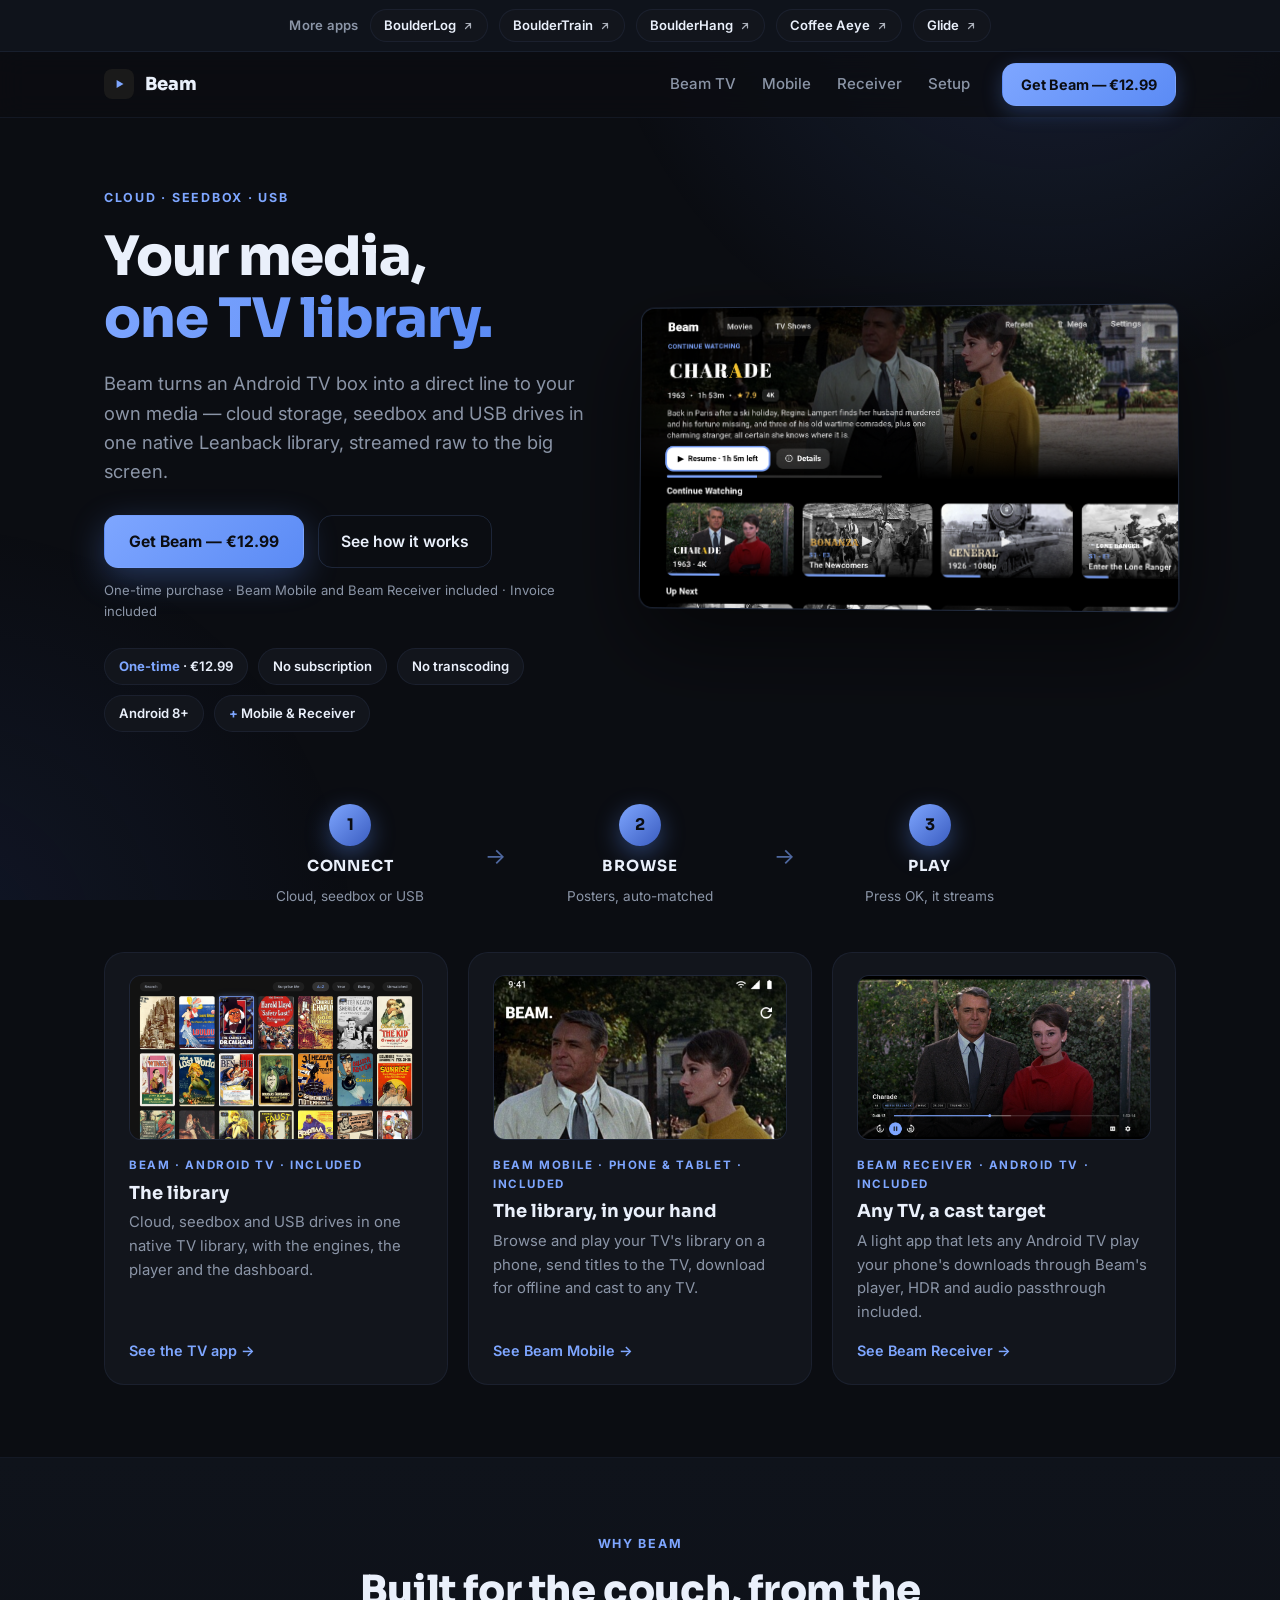
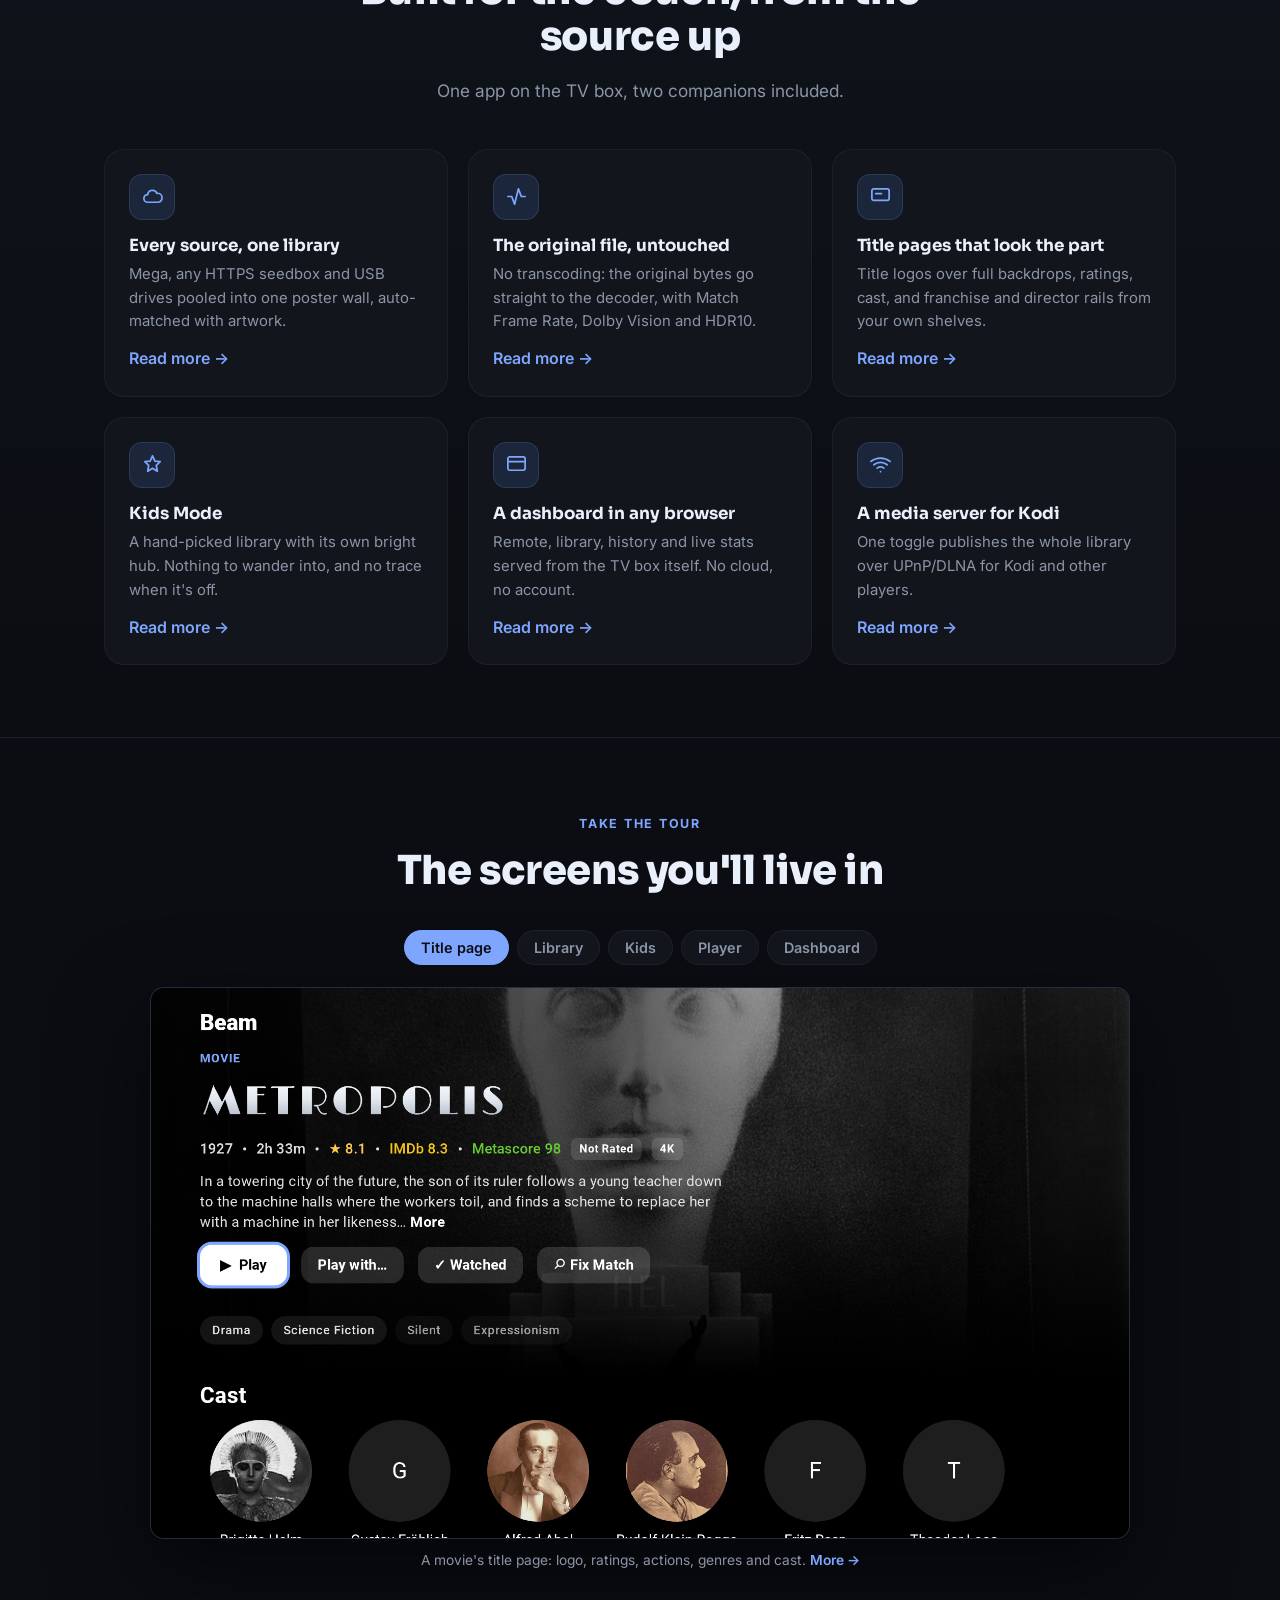
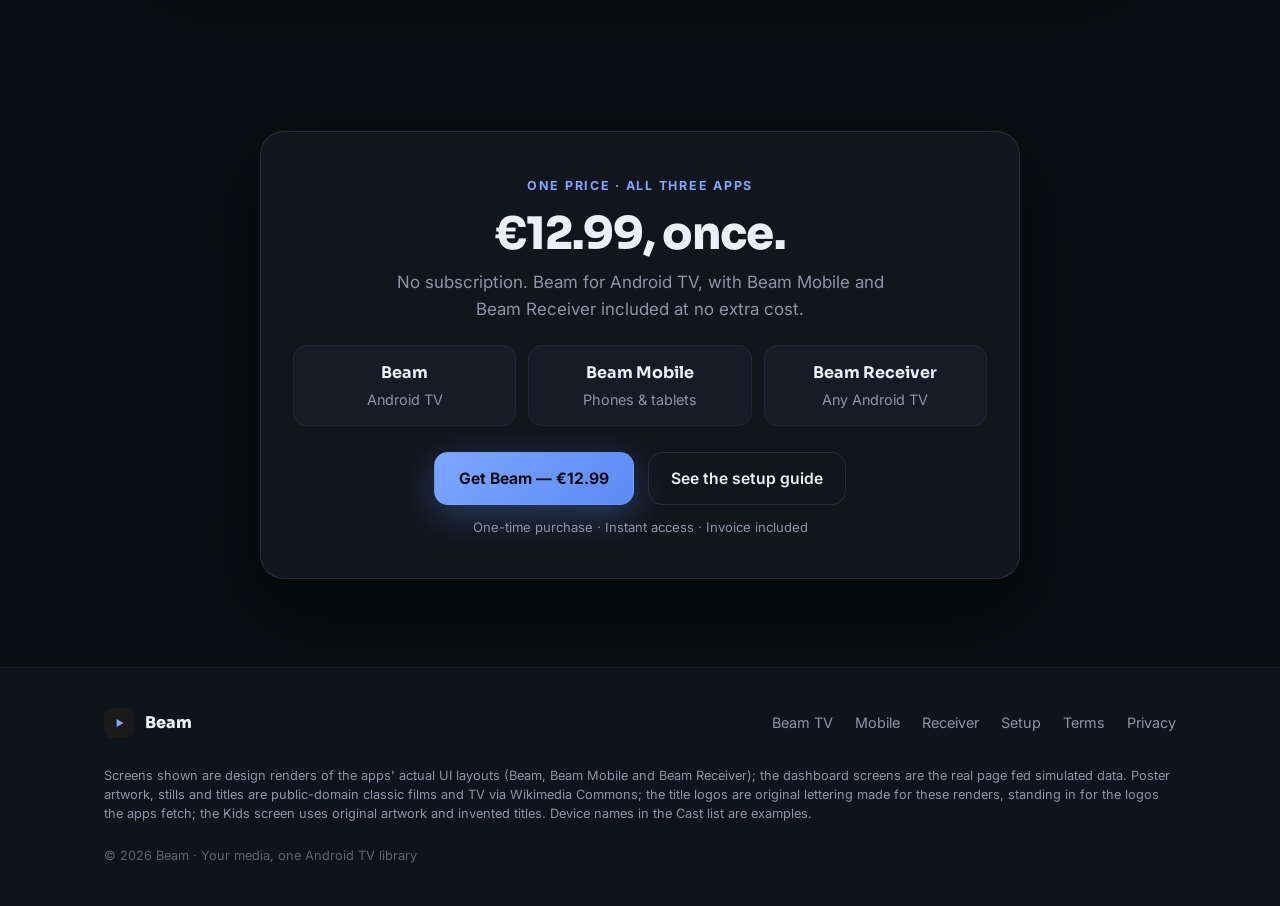
<file: docs/index.html>
<!DOCTYPE html>
<html lang="en">
<head>
<meta charset="UTF-8">
<meta name="viewport" content="width=device-width, initial-scale=1">
<title>Beam — Your media, one Android TV library</title>
<meta name="description" content="Beam turns an Android TV box into a direct line to your own media — cloud, seedbox and USB drives in one native Leanback library, streamed raw to the big screen. One-time purchase, no subscription, with Beam Mobile and Beam Receiver included.">
<meta name="theme-color" content="#0B0D12">
<meta property="og:type" content="website">
<meta property="og:title" content="Beam — Your media, one Android TV library">
<meta property="og:description" content="Beam turns an Android TV box into a direct line to your own media — cloud, seedbox and USB drives in one native Leanback library, streamed raw to the big screen. One-time purchase, no subscription, with Beam Mobile and Beam Receiver included.">
<meta property="og:url" content="https://jk-hosting.github.io/Beam-TV-App/">
<meta property="og:image" content="https://jk-hosting.github.io/Beam-TV-App/screenshots/hub-v4.png">
<meta name="twitter:card" content="summary_large_image">
<meta name="twitter:title" content="Beam — Your media, one Android TV library">
<meta name="twitter:description" content="Beam turns an Android TV box into a direct line to your own media — cloud, seedbox and USB drives in one native Leanback library, streamed raw to the big screen. One-time purchase, no subscription, with Beam Mobile and Beam Receiver included.">
<meta name="twitter:image" content="https://jk-hosting.github.io/Beam-TV-App/screenshots/hub-v4.png">
<link rel="icon" href="data:image/svg+xml,<svg xmlns='http://www.w3.org/2000/svg' viewBox='0 0 100 100'><rect width='100' height='100' rx='20' fill='%231A1A1A'/><polygon points='35,25 78,50 35,75' fill='%237EA6FF'/></svg>">
<link rel="preconnect" href="https://fonts.googleapis.com">
<link rel="preconnect" href="https://fonts.gstatic.com" crossorigin>
<link href="https://fonts.googleapis.com/css2?family=Inter:wght@400;500;600;700&family=Sora:wght@600;700;800&display=swap" rel="stylesheet">
<link rel="stylesheet" href="site.css">
<script>
/* Links into the old single page (index.html#mobile, #playback, …) land on the page that now holds that section. */
(function(){var m={sources:"tv.html#sources",experience:"tv.html#experience",kids:"tv.html#kids",playback:"tv.html#playback",dashboard:"tv.html#dashboard",sharing:"tv.html#sharing",engine:"tv.html#engine",mobile:"mobile.html",receiver:"receiver.html"};var h=location.hash.slice(1);if(m[h])location.replace(m[h]);})();
</script>
</head>
<body id="top">

<div class="appbar">
  <span class="lbl">More apps</span>
  <a href="https://jk-hosting.github.io/BoulderLog-App/">BoulderLog<svg viewBox="0 0 24 24" fill="none" stroke="currentColor" stroke-width="2.4" stroke-linecap="round" stroke-linejoin="round"><path d="M7 17 17 7M8 7h9v9"/></svg></a>
  <a href="https://jk-hosting.github.io/BoulderTrain-App/">BoulderTrain<svg viewBox="0 0 24 24" fill="none" stroke="currentColor" stroke-width="2.4" stroke-linecap="round" stroke-linejoin="round"><path d="M7 17 17 7M8 7h9v9"/></svg></a>
  <a href="https://jk-hosting.github.io/BoulderHang-App/">BoulderHang<svg viewBox="0 0 24 24" fill="none" stroke="currentColor" stroke-width="2.4" stroke-linecap="round" stroke-linejoin="round"><path d="M7 17 17 7M8 7h9v9"/></svg></a>
  <a href="https://jk-hosting.github.io/CoffeeAeye-App/">Coffee Aeye<svg viewBox="0 0 24 24" fill="none" stroke="currentColor" stroke-width="2.4" stroke-linecap="round" stroke-linejoin="round"><path d="M7 17 17 7M8 7h9v9"/></svg></a>
  <a href="https://jk-hosting.github.io/Glide-App/">Glide<svg viewBox="0 0 24 24" fill="none" stroke="currentColor" stroke-width="2.4" stroke-linecap="round" stroke-linejoin="round"><path d="M7 17 17 7M8 7h9v9"/></svg></a>
</div>

<nav>
  <div class="wrap">
    <a href="index.html" class="brand"><span class="mark"><svg viewBox="0 0 100 100"><polygon points="35,25 78,50 35,75" fill="#7EA6FF"/></svg></span>Beam</a>
    <div class="navlinks" id="navlinks">
      <a href="tv.html">Beam TV</a>
      <a href="mobile.html">Mobile</a>
      <a href="receiver.html">Receiver</a>
      <a href="setup.html">Setup</a>
      <a class="menu-cta" href="https://buy.stripe.com/8x27sEbTx3Ks7jx2VD5wI00">Get Beam — €12.99</a>
    </div>
    <a class="btn small nav-cta" href="https://buy.stripe.com/8x27sEbTx3Ks7jx2VD5wI00">Get Beam — €12.99</a>
    <button class="menu-btn" type="button" aria-label="Menu" aria-controls="navlinks" aria-expanded="false"><svg viewBox="0 0 24 24" fill="none" stroke="currentColor" stroke-width="2" stroke-linecap="round"><path d="M4 7h16M4 12h16M4 17h16"/></svg></button>
  </div>
</nav>

<header class="hero">
  <div class="wrap hero-grid">
    <div>
      <span class="eyebrow">Cloud · Seedbox · USB</span>
      <h1>Your media,<br><span class="accent">one TV library.</span></h1>
      <p class="lead">Beam turns an Android TV box into a direct line to your own media — cloud storage, seedbox and USB drives in one native Leanback library, streamed raw to the big screen.</p>
      <div class="cta-row">
        <a class="btn" href="https://buy.stripe.com/8x27sEbTx3Ks7jx2VD5wI00">Get Beam — €12.99</a>
        <a class="btn-ghost" href="tv.html">See how it works</a>
      </div>
      <div class="cta-note">One-time purchase · Beam Mobile and Beam Receiver included · Invoice included</div>
      <div class="pills">
        <span class="pill"><b>One-time</b> · €12.99</span>
        <span class="pill">No subscription</span>
        <span class="pill">No transcoding</span>
        <span class="pill">Android 8+</span>
        <span class="pill"><b>+</b> Mobile &amp; Receiver</span>
      </div>
    </div>
    <div class="hero-art">
      <div class="screen"><img src="screenshots/hub-v4.png" alt="Beam home hub — the title logo over a cinematic hero, with Continue Watching cards that carry each title's logo"></div>
    </div>
  </div>
</header>

<section style="padding-top:20px">
  <div class="wrap">
    <div class="steps">
      <div class="step"><div class="num">1</div><div class="lbl">CONNECT</div><div class="muted" style="font-size:.85rem">Cloud, seedbox or USB</div></div>
      <div class="arrow">→</div>
      <div class="step"><div class="num">2</div><div class="lbl">BROWSE</div><div class="muted" style="font-size:.85rem">Posters, auto-matched</div></div>
      <div class="arrow">→</div>
      <div class="step"><div class="num">3</div><div class="lbl">PLAY</div><div class="muted" style="font-size:.85rem">Press OK, it streams</div></div>
    </div>
    <div class="family">
      <a class="fam" href="tv.html">
        <img class="thumb" src="screenshots/grid-v4.png" alt="" loading="lazy">
        <span class="eyebrow">Beam · Android TV · included</span>
        <h3>The library</h3>
        <p>Cloud, seedbox and USB drives in one native TV library, with the engines, the player and the dashboard.</p>
        <span class="go">See the TV app →</span>
      </a>
      <a class="fam" href="mobile.html">
        <img class="thumb top" src="screenshots/mobile-home-v2.png" alt="" loading="lazy">
        <span class="eyebrow">Beam Mobile · Phone &amp; tablet · included</span>
        <h3>The library, in your hand</h3>
        <p>Browse and play your TV's library on a phone, send titles to the TV, download for offline and cast to any TV.</p>
        <span class="go">See Beam Mobile →</span>
      </a>
      <a class="fam" href="receiver.html">
        <img class="thumb" src="screenshots/receiver-player-v1.png" alt="" loading="lazy">
        <span class="eyebrow">Beam Receiver · Android TV · included</span>
        <h3>Any TV, a cast target</h3>
        <p>A light app that lets any Android TV play your phone's downloads through Beam's player, HDR and audio passthrough included.</p>
        <span class="go">See Beam Receiver →</span>
      </a>
    </div>
  </div>
</section>

<section id="why" class="band">
  <div class="wrap">
    <div class="section-head center">
      <span class="eyebrow">Why Beam</span>
      <h2>Built for the couch, from the source up</h2>
      <p>One app on the TV box, two companions included.</p>
    </div>
    <div class="grid3">
      <a class="fcard" href="tv.html#sources"><div class="ico"><svg viewBox="0 0 24 24" fill="none" stroke="currentColor" stroke-width="1.8" stroke-linecap="round" stroke-linejoin="round"><path d="M7 18a4 4 0 0 1 0-8 5 5 0 0 1 9.6-1.3A3.5 3.5 0 0 1 18 18H7Z"/></svg></div><h3>Every source, one library</h3><p>Mega, any HTTPS seedbox and USB drives pooled into one poster wall, auto-matched with artwork.</p><span class="more" style="display:block;margin-top:12px">Read more →</span></a>
      <a class="fcard" href="tv.html#playback"><div class="ico"><svg viewBox="0 0 24 24" fill="none" stroke="currentColor" stroke-width="1.8" stroke-linecap="round" stroke-linejoin="round"><path d="M3 12h4l3 8 4-16 3 8h4"/></svg></div><h3>The original file, untouched</h3><p>No transcoding: the original bytes go straight to the decoder, with Match Frame Rate, Dolby Vision and HDR10.</p><span class="more" style="display:block;margin-top:12px">Read more →</span></a>
      <a class="fcard" href="tv.html#title-pages"><div class="ico"><svg viewBox="0 0 24 24" fill="none" stroke="currentColor" stroke-width="1.8" stroke-linecap="round" stroke-linejoin="round"><rect x="3" y="4" width="18" height="12" rx="2"/><path d="M7 9h6"/></svg></div><h3>Title pages that look the part</h3><p>Title logos over full backdrops, ratings, cast, and franchise and director rails from your own shelves.</p><span class="more" style="display:block;margin-top:12px">Read more →</span></a>
      <a class="fcard" href="tv.html#kids"><div class="ico"><svg viewBox="0 0 24 24" fill="none" stroke="currentColor" stroke-width="1.8" stroke-linecap="round" stroke-linejoin="round"><path d="M12 3l2.5 5.5L20 9l-4 4 1 6-5-3-5 3 1-6-4-4 5.5-.5L12 3Z"/></svg></div><h3>Kids Mode</h3><p>A hand-picked library with its own bright hub. Nothing to wander into, and no trace when it's off.</p><span class="more" style="display:block;margin-top:12px">Read more →</span></a>
      <a class="fcard" href="tv.html#dashboard"><div class="ico"><svg viewBox="0 0 24 24" fill="none" stroke="currentColor" stroke-width="1.8" stroke-linecap="round" stroke-linejoin="round"><rect x="3" y="4" width="18" height="14" rx="2"/><path d="M3 9h18"/></svg></div><h3>A dashboard in any browser</h3><p>Remote, library, history and live stats served from the TV box itself. No cloud, no account.</p><span class="more" style="display:block;margin-top:12px">Read more →</span></a>
      <a class="fcard" href="tv.html#sharing"><div class="ico"><svg viewBox="0 0 24 24" fill="none" stroke="currentColor" stroke-width="1.8" stroke-linecap="round" stroke-linejoin="round"><path d="M2 8.8a16 16 0 0 1 20 0"/><path d="M5 12.3a11 11 0 0 1 14 0"/><path d="M8.5 15.8a6 6 0 0 1 7 0"/><path d="M12 19.5h.01"/></svg></div><h3>A media server for Kodi</h3><p>One toggle publishes the whole library over UPnP/DLNA for Kodi and other players.</p><span class="more" style="display:block;margin-top:12px">Read more →</span></a>
    </div>
  </div>
</section>

<section id="tour">
  <div class="wrap">
    <div class="section-head center">
      <span class="eyebrow">Take the tour</span>
      <h2>The screens you'll live in</h2>
    </div>
    <div class="gallery">
      <div class="gtabs" role="tablist" aria-label="Screens">
      <button class="gtab" type="button" role="tab" id="t-title" aria-controls="g-title" aria-selected="true">Title page</button>
      <button class="gtab" type="button" role="tab" id="t-library" aria-controls="g-library" aria-selected="false">Library</button>
      <button class="gtab" type="button" role="tab" id="t-kids" aria-controls="g-kids" aria-selected="false">Kids</button>
      <button class="gtab" type="button" role="tab" id="t-player" aria-controls="g-player" aria-selected="false">Player</button>
      <button class="gtab" type="button" role="tab" id="t-dash" aria-controls="g-dash" aria-selected="false">Dashboard</button>
      </div>
    <figure class="gpanel" role="tabpanel" id="g-title" aria-labelledby="t-title"><div class="screen"><img src="screenshots/detail-v1.png" alt="A movie's title page: logo, ratings, actions, genres and cast."></div><figcaption>A movie's title page: logo, ratings, actions, genres and cast. <a href="tv.html#title-pages">More →</a></figcaption></figure>
    <figure class="gpanel" role="tabpanel" id="g-library" aria-labelledby="t-library"><div class="screen"><img src="screenshots/grid-v4.png" alt="Every drive and cloud on one poster wall, with the A–Z quick jump." loading="lazy"></div><figcaption>Every drive and cloud on one poster wall, with the A–Z quick jump. <a href="tv.html#experience">More →</a></figcaption></figure>
    <figure class="gpanel" role="tabpanel" id="g-kids" aria-labelledby="t-kids"><div class="screen"><img src="screenshots/kids-v1.png" alt="The Kids hub: big cards, their titles only." loading="lazy"></div><figcaption>The Kids hub: big cards, their titles only. <a href="tv.html#kids">More →</a></figcaption></figure>
    <figure class="gpanel" role="tabpanel" id="g-player" aria-labelledby="t-player"><div class="screen"><img src="screenshots/player-v3.png" alt="The player with its live stats overlay." loading="lazy"></div><figcaption>The player with its live stats overlay. <a href="tv.html#playback">More →</a></figcaption></figure>
    <figure class="gpanel" role="tabpanel" id="g-dash" aria-labelledby="t-dash"><div class="screen"><img src="screenshots/dashboard-home-v1.png" alt="The web dashboard's Home, served by the TV box to any browser." loading="lazy"></div><figcaption>The web dashboard's Home, served by the TV box to any browser. <a href="tv.html#dashboard">More →</a></figcaption></figure>
    </div>
  </div>
</section>

<section class="closer" id="price">
  <div class="wrap">
    <div class="price">
      <span class="eyebrow">One price · all three apps</span>
      <h2>€12.99, once.</h2>
      <p>No subscription. Beam for Android TV, with Beam Mobile and Beam Receiver included at no extra cost.</p>
      <ul class="incl">
        <li><b>Beam</b>Android TV</li>
        <li><b>Beam Mobile</b>Phones &amp; tablets</li>
        <li><b>Beam Receiver</b>Any Android TV</li>
      </ul>
      <div class="cta-row">
        <a class="btn" href="https://buy.stripe.com/8x27sEbTx3Ks7jx2VD5wI00">Get Beam — €12.99</a>
        <a class="btn-ghost" href="setup.html">See the setup guide</a>
      </div>
      <div class="cta-note">One-time purchase · Instant access · Invoice included</div>
    </div>
  </div>
</section>

<footer>
  <div class="wrap">
    <a href="index.html" class="brand"><span class="mark"><svg viewBox="0 0 100 100"><polygon points="35,25 78,50 35,75" fill="#7EA6FF"/></svg></span>Beam</a>
    <div class="fnav">
      <a href="tv.html">Beam TV</a>
      <a href="mobile.html">Mobile</a>
      <a href="receiver.html">Receiver</a>
      <a href="setup.html">Setup</a>
      <a href="terms.html">Terms</a>
      <a href="privacy.html">Privacy</a>
    </div>
    <div class="disc">Screens shown are design renders of the apps' actual UI layouts (Beam, Beam Mobile and Beam Receiver); the dashboard screens are the real page fed simulated data. Poster artwork, stills and titles are public-domain classic films and TV via Wikimedia Commons; the title logos are original lettering made for these renders, standing in for the logos the apps fetch; the Kids screen uses original artwork and invented titles. Device names in the Cast list are examples.</div>
    <div class="copy">© 2026 Beam · Your media, one Android TV library</div>
  </div>
</footer>

<a class="totop" href="#top" aria-label="Back to top"><svg viewBox="0 0 24 24" fill="none" stroke="currentColor" stroke-width="2.2" stroke-linecap="round" stroke-linejoin="round"><path d="M12 19V5M6 11l6-6 6 6"/></svg></a>
<script src="site.js"></script>
</body>
</html>
</file>
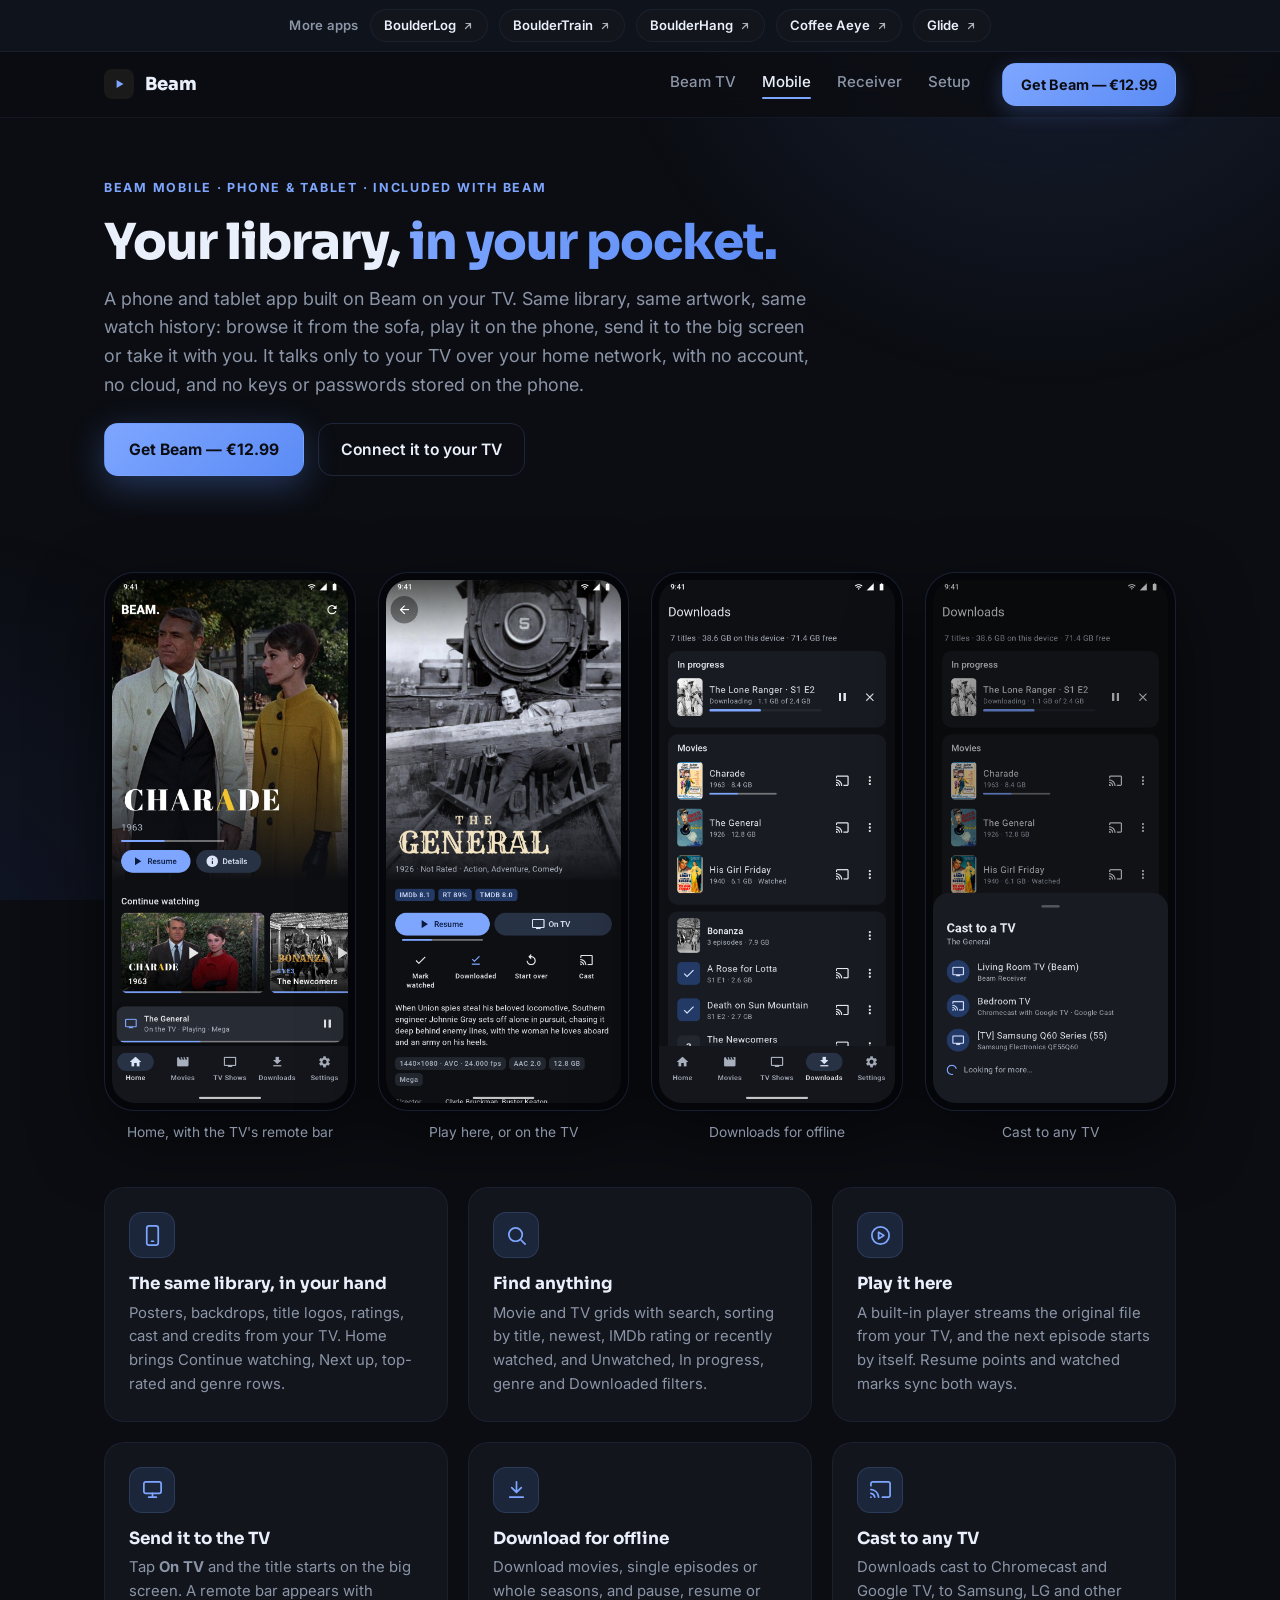
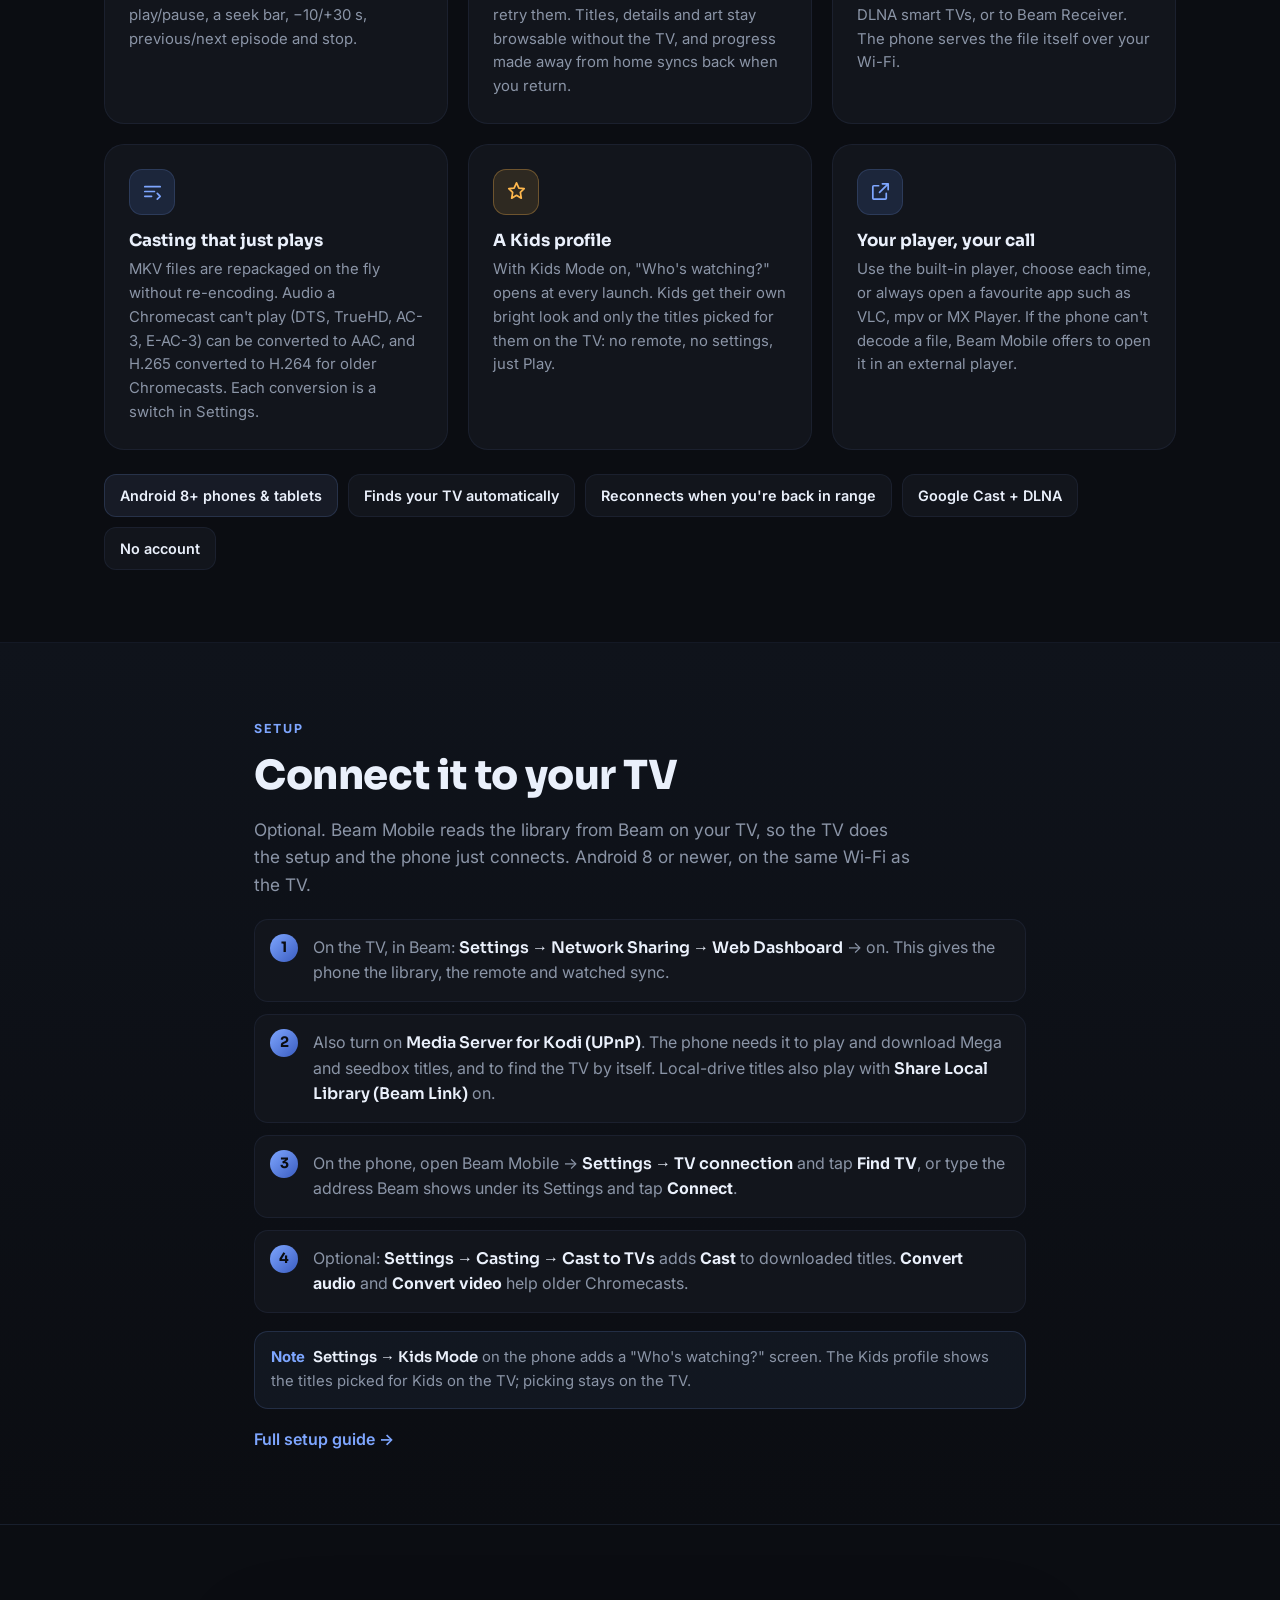
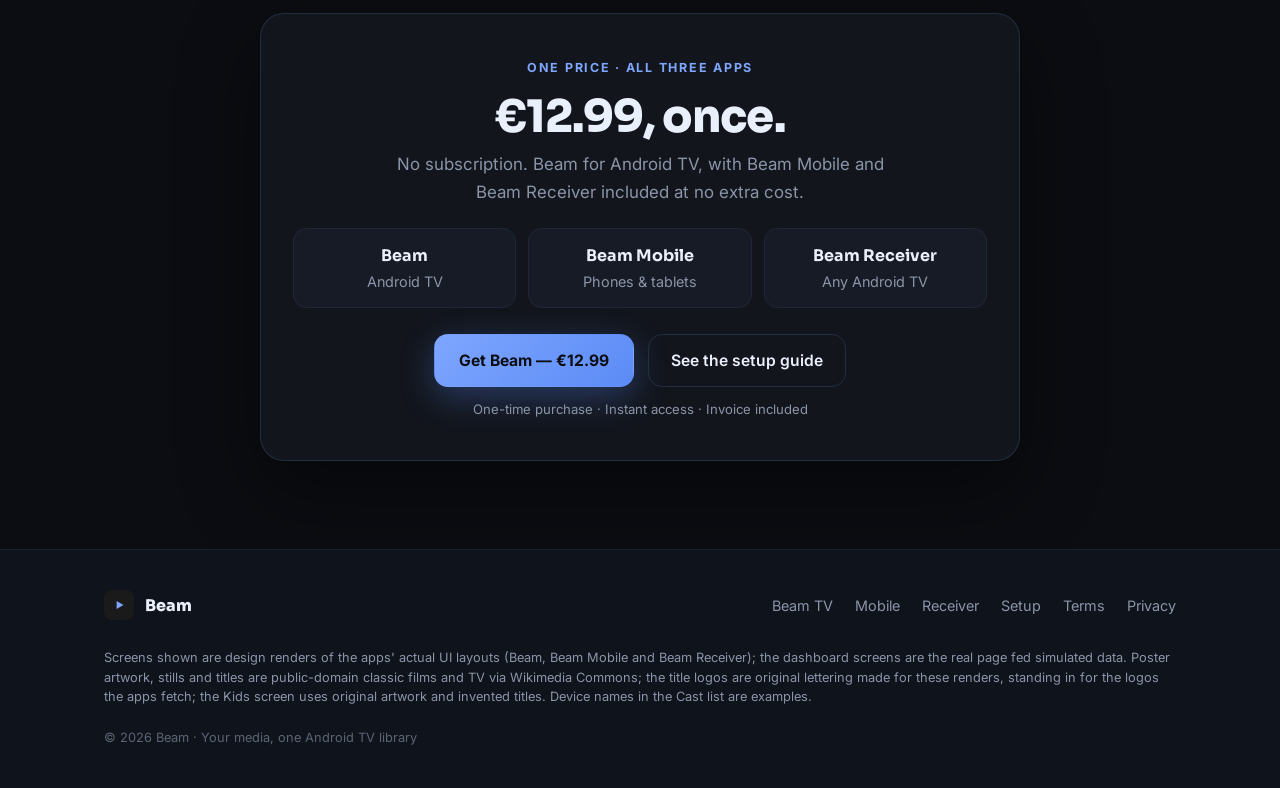
<file: docs/mobile.html>
<!DOCTYPE html>
<html lang="en">
<head>
<meta charset="UTF-8">
<meta name="viewport" content="width=device-width, initial-scale=1">
<title>Beam Mobile — your Beam library on your phone</title>
<meta name="description" content="Beam Mobile: browse and play your Beam library on a phone or tablet, send titles to the TV, download for offline and cast to any TV. Included with Beam.">
<meta name="theme-color" content="#0B0D12">
<meta property="og:type" content="website">
<meta property="og:title" content="Beam Mobile — your Beam library on your phone">
<meta property="og:description" content="Beam Mobile: browse and play your Beam library on a phone or tablet, send titles to the TV, download for offline and cast to any TV. Included with Beam.">
<meta property="og:url" content="https://jk-hosting.github.io/Beam-TV-App/mobile.html">
<meta property="og:image" content="https://jk-hosting.github.io/Beam-TV-App/screenshots/mobile-home-v2.png">
<meta name="twitter:card" content="summary_large_image">
<meta name="twitter:title" content="Beam Mobile — your Beam library on your phone">
<meta name="twitter:description" content="Beam Mobile: browse and play your Beam library on a phone or tablet, send titles to the TV, download for offline and cast to any TV. Included with Beam.">
<meta name="twitter:image" content="https://jk-hosting.github.io/Beam-TV-App/screenshots/mobile-home-v2.png">
<link rel="icon" href="data:image/svg+xml,<svg xmlns='http://www.w3.org/2000/svg' viewBox='0 0 100 100'><rect width='100' height='100' rx='20' fill='%231A1A1A'/><polygon points='35,25 78,50 35,75' fill='%237EA6FF'/></svg>">
<link rel="preconnect" href="https://fonts.googleapis.com">
<link rel="preconnect" href="https://fonts.gstatic.com" crossorigin>
<link href="https://fonts.googleapis.com/css2?family=Inter:wght@400;500;600;700&family=Sora:wght@600;700;800&display=swap" rel="stylesheet">
<link rel="stylesheet" href="site.css">
</head>
<body id="top">

<div class="appbar">
  <span class="lbl">More apps</span>
  <a href="https://jk-hosting.github.io/BoulderLog-App/">BoulderLog<svg viewBox="0 0 24 24" fill="none" stroke="currentColor" stroke-width="2.4" stroke-linecap="round" stroke-linejoin="round"><path d="M7 17 17 7M8 7h9v9"/></svg></a>
  <a href="https://jk-hosting.github.io/BoulderTrain-App/">BoulderTrain<svg viewBox="0 0 24 24" fill="none" stroke="currentColor" stroke-width="2.4" stroke-linecap="round" stroke-linejoin="round"><path d="M7 17 17 7M8 7h9v9"/></svg></a>
  <a href="https://jk-hosting.github.io/BoulderHang-App/">BoulderHang<svg viewBox="0 0 24 24" fill="none" stroke="currentColor" stroke-width="2.4" stroke-linecap="round" stroke-linejoin="round"><path d="M7 17 17 7M8 7h9v9"/></svg></a>
  <a href="https://jk-hosting.github.io/CoffeeAeye-App/">Coffee Aeye<svg viewBox="0 0 24 24" fill="none" stroke="currentColor" stroke-width="2.4" stroke-linecap="round" stroke-linejoin="round"><path d="M7 17 17 7M8 7h9v9"/></svg></a>
  <a href="https://jk-hosting.github.io/Glide-App/">Glide<svg viewBox="0 0 24 24" fill="none" stroke="currentColor" stroke-width="2.4" stroke-linecap="round" stroke-linejoin="round"><path d="M7 17 17 7M8 7h9v9"/></svg></a>
</div>

<nav>
  <div class="wrap">
    <a href="index.html" class="brand"><span class="mark"><svg viewBox="0 0 100 100"><polygon points="35,25 78,50 35,75" fill="#7EA6FF"/></svg></span>Beam</a>
    <div class="navlinks" id="navlinks">
      <a href="tv.html">Beam TV</a>
      <a href="mobile.html" aria-current="page">Mobile</a>
      <a href="receiver.html">Receiver</a>
      <a href="setup.html">Setup</a>
      <a class="menu-cta" href="https://buy.stripe.com/8x27sEbTx3Ks7jx2VD5wI00">Get Beam — €12.99</a>
    </div>
    <a class="btn small nav-cta" href="https://buy.stripe.com/8x27sEbTx3Ks7jx2VD5wI00">Get Beam — €12.99</a>
    <button class="menu-btn" type="button" aria-label="Menu" aria-controls="navlinks" aria-expanded="false"><svg viewBox="0 0 24 24" fill="none" stroke="currentColor" stroke-width="2" stroke-linecap="round"><path d="M4 7h16M4 12h16M4 17h16"/></svg></button>
  </div>
</nav>

<header class="phero">
  <div class="wrap">
    <span class="eyebrow">Beam Mobile · Phone &amp; tablet · included with Beam</span>
    <h1>Your library, <span class="accent">in your pocket.</span></h1>
    <p class="lead">A phone and tablet app built on Beam on your TV. Same library, same artwork, same watch history: browse it from the sofa, play it on the phone, send it to the big screen or take it with you. It talks only to your TV over your home network, with no account, no cloud, and no keys or passwords stored on the phone.</p>
    <div class="cta-row">
      <a class="btn" href="https://buy.stripe.com/8x27sEbTx3Ks7jx2VD5wI00">Get Beam — €12.99</a>
      <a class="btn-ghost" href="#setup">Connect it to your TV</a>
    </div>
  </div>
</header>

<section id="mobile" class="first">
  <div class="wrap">
    
    <div class="phones">
      <figure><div class="phone"><img src="screenshots/mobile-home-v2.png" alt="Beam Mobile home — a hero over Continue watching, with the TV remote bar above the tabs" loading="lazy"></div><figcaption>Home, with the TV's remote bar</figcaption></figure>
      <figure><div class="phone"><img src="screenshots/mobile-detail-v2.png" alt="Beam Mobile movie page — Resume, On TV, Mark watched, Downloaded, Start over and Cast" loading="lazy"></div><figcaption>Play here, or on the TV</figcaption></figure>
      <figure><div class="phone"><img src="screenshots/mobile-downloads-v1.png" alt="Beam Mobile downloads — in progress, movies and episodes, with storage used and free" loading="lazy"></div><figcaption>Downloads for offline</figcaption></figure>
      <figure><div class="phone"><img src="screenshots/mobile-cast-v1.png" alt="Beam Mobile Cast to a TV — Beam Receiver, a Google Cast device and a DLNA smart TV" loading="lazy"></div><figcaption>Cast to any TV</figcaption></figure>
    </div>
    <div class="grid3">
      <div class="fcard"><div class="ico"><svg viewBox="0 0 24 24" fill="none" stroke="currentColor" stroke-width="1.8" stroke-linecap="round" stroke-linejoin="round"><rect x="6" y="2" width="12" height="20" rx="2.5"/><path d="M11 18h2"/></svg></div><h3>The same library, in your hand</h3><p>Posters, backdrops, title logos, ratings, cast and credits from your TV. Home brings Continue watching, Next up, top-rated and genre rows.</p></div>
      <div class="fcard"><div class="ico"><svg viewBox="0 0 24 24" fill="none" stroke="currentColor" stroke-width="1.8" stroke-linecap="round" stroke-linejoin="round"><circle cx="11" cy="11" r="7"/><path d="M21 21l-4.3-4.3"/></svg></div><h3>Find anything</h3><p>Movie and TV grids with search, sorting by title, newest, IMDb rating or recently watched, and Unwatched, In progress, genre and Downloaded filters.</p></div>
      <div class="fcard"><div class="ico"><svg viewBox="0 0 24 24" fill="none" stroke="currentColor" stroke-width="1.8" stroke-linecap="round" stroke-linejoin="round"><circle cx="12" cy="12" r="9"/><path d="M10 8.5v7l5.5-3.5L10 8.5Z"/></svg></div><h3>Play it here</h3><p>A built-in player streams the original file from your TV, and the next episode starts by itself. Resume points and watched marks sync both ways.</p></div>
      <div class="fcard"><div class="ico"><svg viewBox="0 0 24 24" fill="none" stroke="currentColor" stroke-width="1.8" stroke-linecap="round" stroke-linejoin="round"><rect x="3" y="4" width="18" height="12" rx="2"/><path d="M8 20h8M12 16v4"/></svg></div><h3>Send it to the TV</h3><p>Tap <b>On TV</b> and the title starts on the big screen. A remote bar appears with play/pause, a seek bar, −10/+30 s, previous/next episode and stop.</p></div>
      <div class="fcard"><div class="ico"><svg viewBox="0 0 24 24" fill="none" stroke="currentColor" stroke-width="1.8" stroke-linecap="round" stroke-linejoin="round"><path d="M12 4v11M7 10l5 5 5-5M5 20h14"/></svg></div><h3>Download for offline</h3><p>Download movies, single episodes or whole seasons, and pause, resume or retry them. Titles, details and art stay browsable without the TV, and progress made away from home syncs back when you return.</p></div>
      <div class="fcard"><div class="ico"><svg viewBox="0 0 24 24" fill="none" stroke="currentColor" stroke-width="1.8" stroke-linecap="round" stroke-linejoin="round"><path d="M2 8V6a2 2 0 0 1 2-2h16a2 2 0 0 1 2 2v12a2 2 0 0 1-2 2h-6"/><path d="M2 12a9 9 0 0 1 8 8M2 16a5 5 0 0 1 4 4M2 20h.01"/></svg></div><h3>Cast to any TV</h3><p>Downloads cast to Chromecast and Google TV, to Samsung, LG and other DLNA smart TVs, or to Beam Receiver. The phone serves the file itself over your Wi-Fi.</p></div>
      <div class="fcard"><div class="ico"><svg viewBox="0 0 24 24" fill="none" stroke="currentColor" stroke-width="1.8" stroke-linecap="round" stroke-linejoin="round"><path d="M4 7h16M4 12h10M4 17h7"/><path d="M17 14l3 3-3 3"/></svg></div><h3>Casting that just plays</h3><p>MKV files are repackaged on the fly without re-encoding. Audio a Chromecast can't play (DTS, TrueHD, AC-3, E-AC-3) can be converted to AAC, and H.265 converted to H.264 for older Chromecasts. Each conversion is a switch in Settings.</p></div>
      <div class="fcard"><div class="ico" style="color:var(--kids); background:rgba(255,184,77,.12); border-color:rgba(255,184,77,.3)"><svg viewBox="0 0 24 24" fill="none" stroke="currentColor" stroke-width="1.8" stroke-linecap="round" stroke-linejoin="round"><path d="M12 3l2.5 5.5L20 9l-4 4 1 6-5-3-5 3 1-6-4-4 5.5-.5L12 3Z"/></svg></div><h3>A Kids profile</h3><p>With Kids Mode on, "Who's watching?" opens at every launch. Kids get their own bright look and only the titles picked for them on the TV: no remote, no settings, just Play.</p></div>
      <div class="fcard"><div class="ico"><svg viewBox="0 0 24 24" fill="none" stroke="currentColor" stroke-width="1.8" stroke-linecap="round" stroke-linejoin="round"><path d="M14 4h6v6M20 4l-9 9M18 14v5a1 1 0 0 1-1 1H5a1 1 0 0 1-1-1V7a1 1 0 0 1 1-1h5"/></svg></div><h3>Your player, your call</h3><p>Use the built-in player, choose each time, or always open a favourite app such as VLC, mpv or MX Player. If the phone can't decode a file, Beam Mobile offers to open it in an external player.</p></div>
    </div>
    <div class="chips">
      <span class="chip hot">Android 8+ phones &amp; tablets</span>
      <span class="chip">Finds your TV automatically</span>
      <span class="chip">Reconnects when you're back in range</span>
      <span class="chip">Google Cast + DLNA</span>
      <span class="chip">No account</span>
    </div>
  </div>
</section>

<section id="setup" class="band">
  <div class="wrap narrow">
    <div class="section-head">
      <span class="eyebrow">Setup</span>
      <h2>Connect it to your TV</h2>
      <p>Optional. Beam Mobile reads the library from Beam on your TV, so the TV does the setup and the phone just connects. Android 8 or newer, on the same Wi-Fi as the TV.</p>
    </div>
    <ol class="steps-list">
      <li>On the TV, in Beam: <span class="path">Settings → Network Sharing → Web Dashboard</span> → on. This gives the phone the library, the remote and watched sync.</li>
      <li>Also turn on <span class="path">Media Server for Kodi (UPnP)</span>. The phone needs it to play and download Mega and seedbox titles, and to find the TV by itself. Local-drive titles also play with <span class="path">Share Local Library (Beam Link)</span> on.</li>
      <li>On the phone, open Beam Mobile → <span class="path">Settings → TV connection</span> and tap <b>Find TV</b>, or type the address Beam shows under its Settings and tap <b>Connect</b>.</li>
      <li>Optional: <span class="path">Settings → Casting → Cast to TVs</span> adds <b>Cast</b> to downloaded titles. <b>Convert audio</b> and <b>Convert video</b> help older Chromecasts.</li>
    </ol>
    <div class="note"><span class="tag">Note</span> &nbsp;<span class="path">Settings → Kids Mode</span> on the phone adds a "Who's watching?" screen. The Kids profile shows the titles picked for Kids on the TV; picking stays on the TV.</div>
    <a class="more" style="display:inline-block" href="setup.html#mobile">Full setup guide →</a>
  </div>
</section>

<section class="closer" id="price">
  <div class="wrap">
    <div class="price">
      <span class="eyebrow">One price · all three apps</span>
      <h2>€12.99, once.</h2>
      <p>No subscription. Beam for Android TV, with Beam Mobile and Beam Receiver included at no extra cost.</p>
      <ul class="incl">
        <li><b>Beam</b>Android TV</li>
        <li><b>Beam Mobile</b>Phones &amp; tablets</li>
        <li><b>Beam Receiver</b>Any Android TV</li>
      </ul>
      <div class="cta-row">
        <a class="btn" href="https://buy.stripe.com/8x27sEbTx3Ks7jx2VD5wI00">Get Beam — €12.99</a>
        <a class="btn-ghost" href="setup.html">See the setup guide</a>
      </div>
      <div class="cta-note">One-time purchase · Instant access · Invoice included</div>
    </div>
  </div>
</section>

<footer>
  <div class="wrap">
    <a href="index.html" class="brand"><span class="mark"><svg viewBox="0 0 100 100"><polygon points="35,25 78,50 35,75" fill="#7EA6FF"/></svg></span>Beam</a>
    <div class="fnav">
      <a href="tv.html">Beam TV</a>
      <a href="mobile.html">Mobile</a>
      <a href="receiver.html">Receiver</a>
      <a href="setup.html">Setup</a>
      <a href="terms.html">Terms</a>
      <a href="privacy.html">Privacy</a>
    </div>
    <div class="disc">Screens shown are design renders of the apps' actual UI layouts (Beam, Beam Mobile and Beam Receiver); the dashboard screens are the real page fed simulated data. Poster artwork, stills and titles are public-domain classic films and TV via Wikimedia Commons; the title logos are original lettering made for these renders, standing in for the logos the apps fetch; the Kids screen uses original artwork and invented titles. Device names in the Cast list are examples.</div>
    <div class="copy">© 2026 Beam · Your media, one Android TV library</div>
  </div>
</footer>

<a class="totop" href="#top" aria-label="Back to top"><svg viewBox="0 0 24 24" fill="none" stroke="currentColor" stroke-width="2.2" stroke-linecap="round" stroke-linejoin="round"><path d="M12 19V5M6 11l6-6 6 6"/></svg></a>
<script src="site.js"></script>
</body>
</html>
</file>
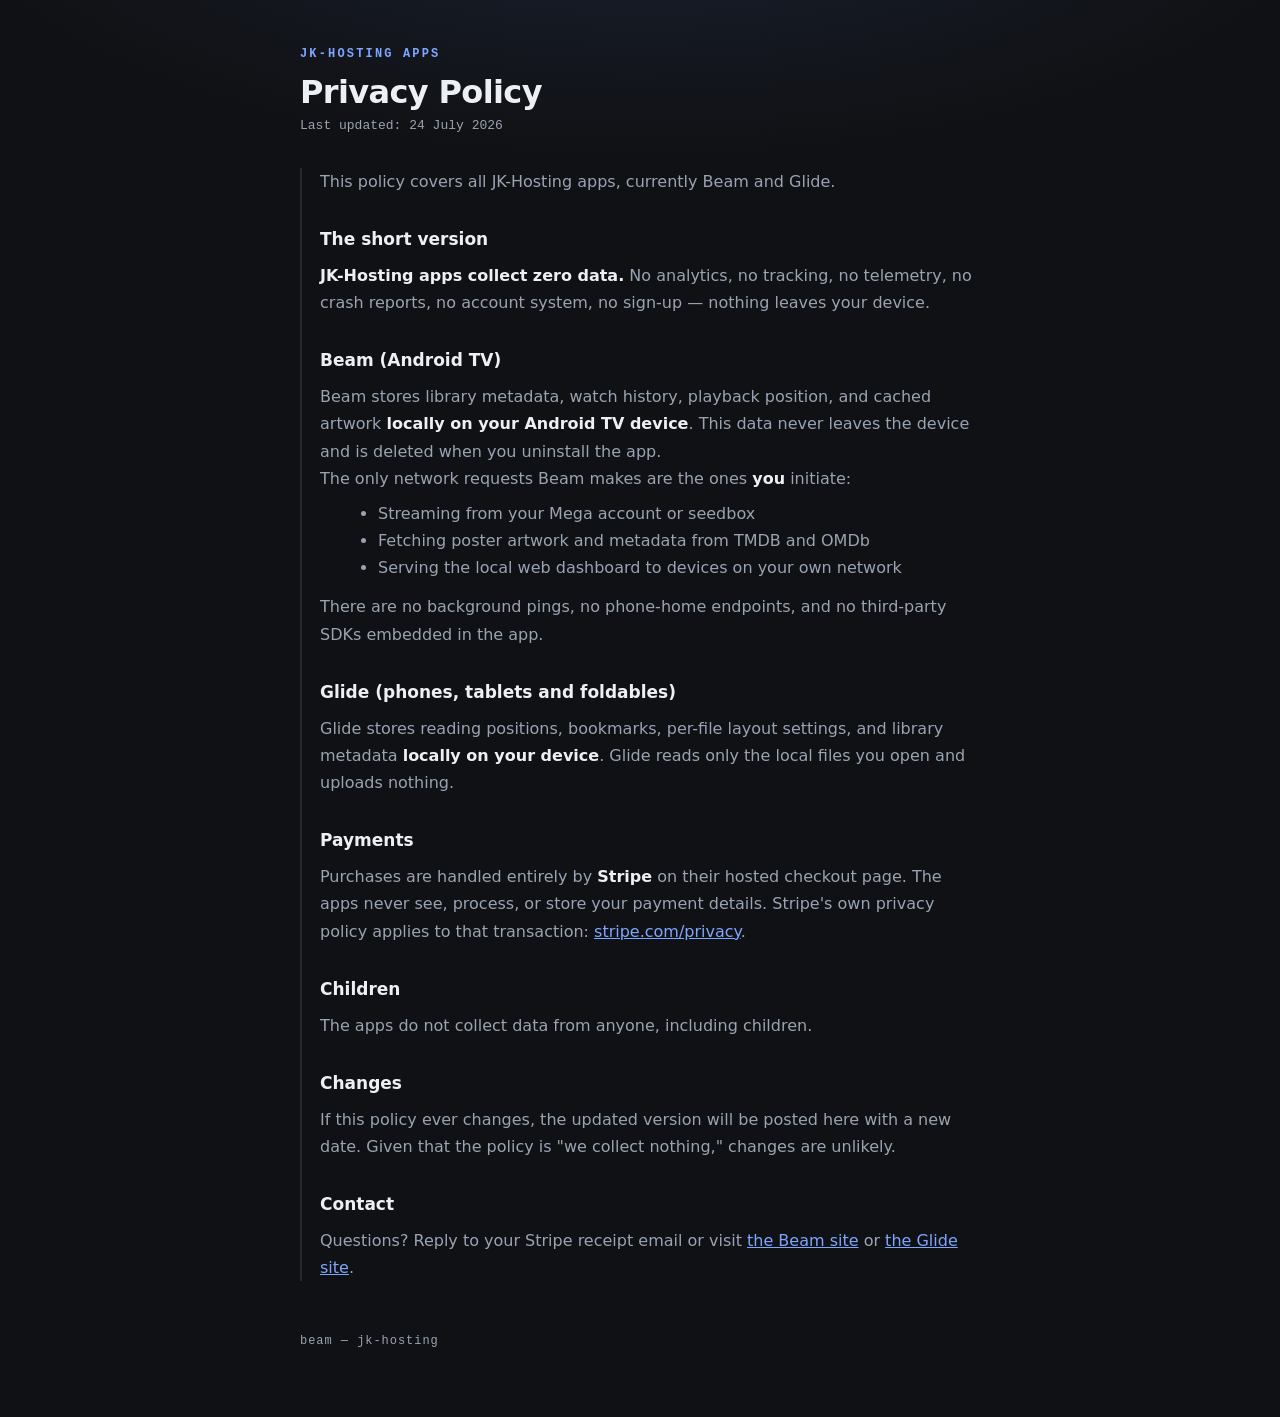
<file: docs/privacy.html>
<!doctype html>
<html lang="en">
<head>
<meta charset="utf-8">
<meta name="viewport" content="width=device-width, initial-scale=1">
<title>JK-Hosting — Privacy Policy</title>
<style>
  :root {
    --ink: #ECEFF4; --dim: #9AA3B2; --ground: #101114;
    --panel: #17181C; --beam: #7EA6FF; --line: #262830;
  }
  * { box-sizing: border-box; margin: 0; }
  body {
    background:
      radial-gradient(1200px 500px at 50% -10%, #1A2233 0%, transparent 60%),
      var(--ground);
    color: var(--ink);
    font: 16px/1.7 system-ui, -apple-system, "Segoe UI", Roboto, sans-serif;
    padding: 48px 24px 64px;
  }
  main { max-width: 680px; margin: 0 auto; }
  .eyebrow {
    font: 600 12px/1 ui-monospace, "Cascadia Mono", Menlo, monospace;
    letter-spacing: .18em; text-transform: uppercase;
    color: var(--beam); margin-bottom: 14px;
  }
  h1 { font-size: 32px; line-height: 1.15; letter-spacing: -0.02em; margin-bottom: 8px; }
  .updated { color: var(--dim); font: 13px/1 ui-monospace, Menlo, monospace; margin-bottom: 36px; }
  h2 { font-size: 17px; margin: 30px 0 8px; }
  p, li { color: var(--dim); }
  strong { color: var(--ink); font-weight: 600; }
  section { border-left: 2px solid var(--line); padding-left: 18px; }
  a { color: var(--beam); }
  .foot { margin-top: 44px; }
  .foot a {
    color: var(--dim); text-decoration: none;
    font: 12px/1 ui-monospace, Menlo, monospace; letter-spacing: .08em;
  }
  .foot a:hover { color: var(--beam); }
</style>
</head>
<body>
<main>
  <p class="eyebrow">JK-Hosting apps</p>
  <h1>Privacy Policy</h1>
  <p class="updated">Last updated: 24 July 2026</p>

  <section>
    <p>This policy covers all JK-Hosting apps, currently Beam and Glide.</p>

    <h2>The short version</h2>
    <p><strong>JK-Hosting apps collect zero data.</strong> No analytics, no
    tracking, no telemetry, no crash reports, no account system, no sign-up —
    nothing leaves your device.</p>

    <h2>Beam (Android TV)</h2>
    <p>Beam stores library metadata, watch history, playback position, and
    cached artwork <strong>locally on your Android TV device</strong>. This
    data never leaves the device and is deleted when you uninstall the app.</p>
    <p>The only network requests Beam makes are the ones <strong>you</strong>
    initiate:</p>
    <ul style="margin: 8px 0 0 18px;">
      <li>Streaming from your Mega account or seedbox</li>
      <li>Fetching poster artwork and metadata from TMDB and OMDb</li>
      <li>Serving the local web dashboard to devices on your own network</li>
    </ul>
    <p style="margin-top: 12px;">There are no background pings, no
    phone-home endpoints, and no third-party SDKs embedded in the app.</p>

    <h2>Glide (phones, tablets and foldables)</h2>
    <p>Glide stores reading positions, bookmarks, per-file layout settings, and
    library metadata <strong>locally on your device</strong>. Glide reads only
    the local files you open and uploads nothing.</p>

    <h2>Payments</h2>
    <p>Purchases are handled entirely by <strong>Stripe</strong> on their
    hosted checkout page. The apps never see, process, or store your payment
    details. Stripe's own privacy policy applies to that transaction:
    <a href="https://stripe.com/privacy">stripe.com/privacy</a>.</p>

    <h2>Children</h2>
    <p>The apps do not collect data from anyone, including children.</p>

    <h2>Changes</h2>
    <p>If this policy ever changes, the updated version will be posted here
    with a new date. Given that the policy is "we collect nothing," changes
    are unlikely.</p>

    <h2>Contact</h2>
    <p>Questions? Reply to your Stripe receipt email or visit
    <a href="https://jk-hosting.github.io/Beam-TV-App/">the Beam site</a> or
    <a href="https://jk-hosting.github.io/Glide-App/">the Glide site</a>.</p>
  </section>

  <p class="foot"><a href="https://jk-hosting.github.io/Beam-TV-App/">beam — jk-hosting</a></p>
</main>
</body>
</html>
</file>
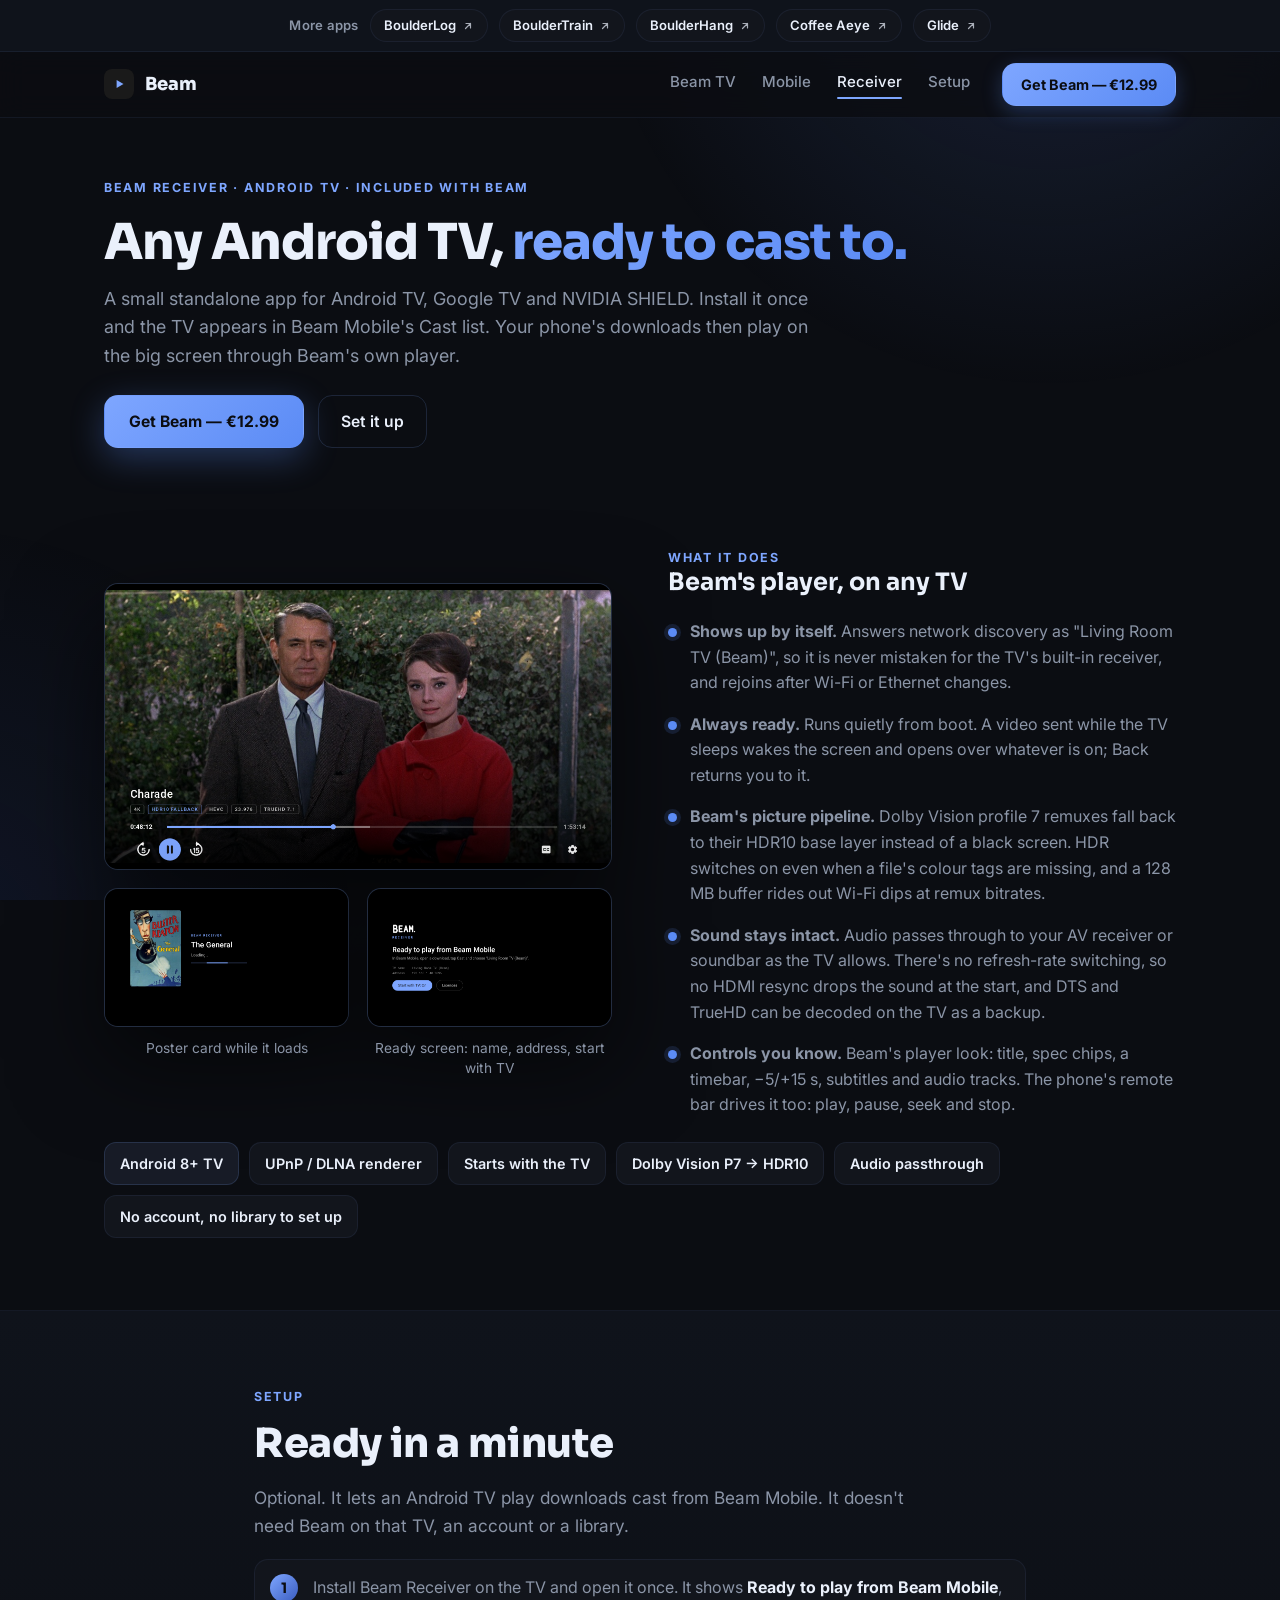
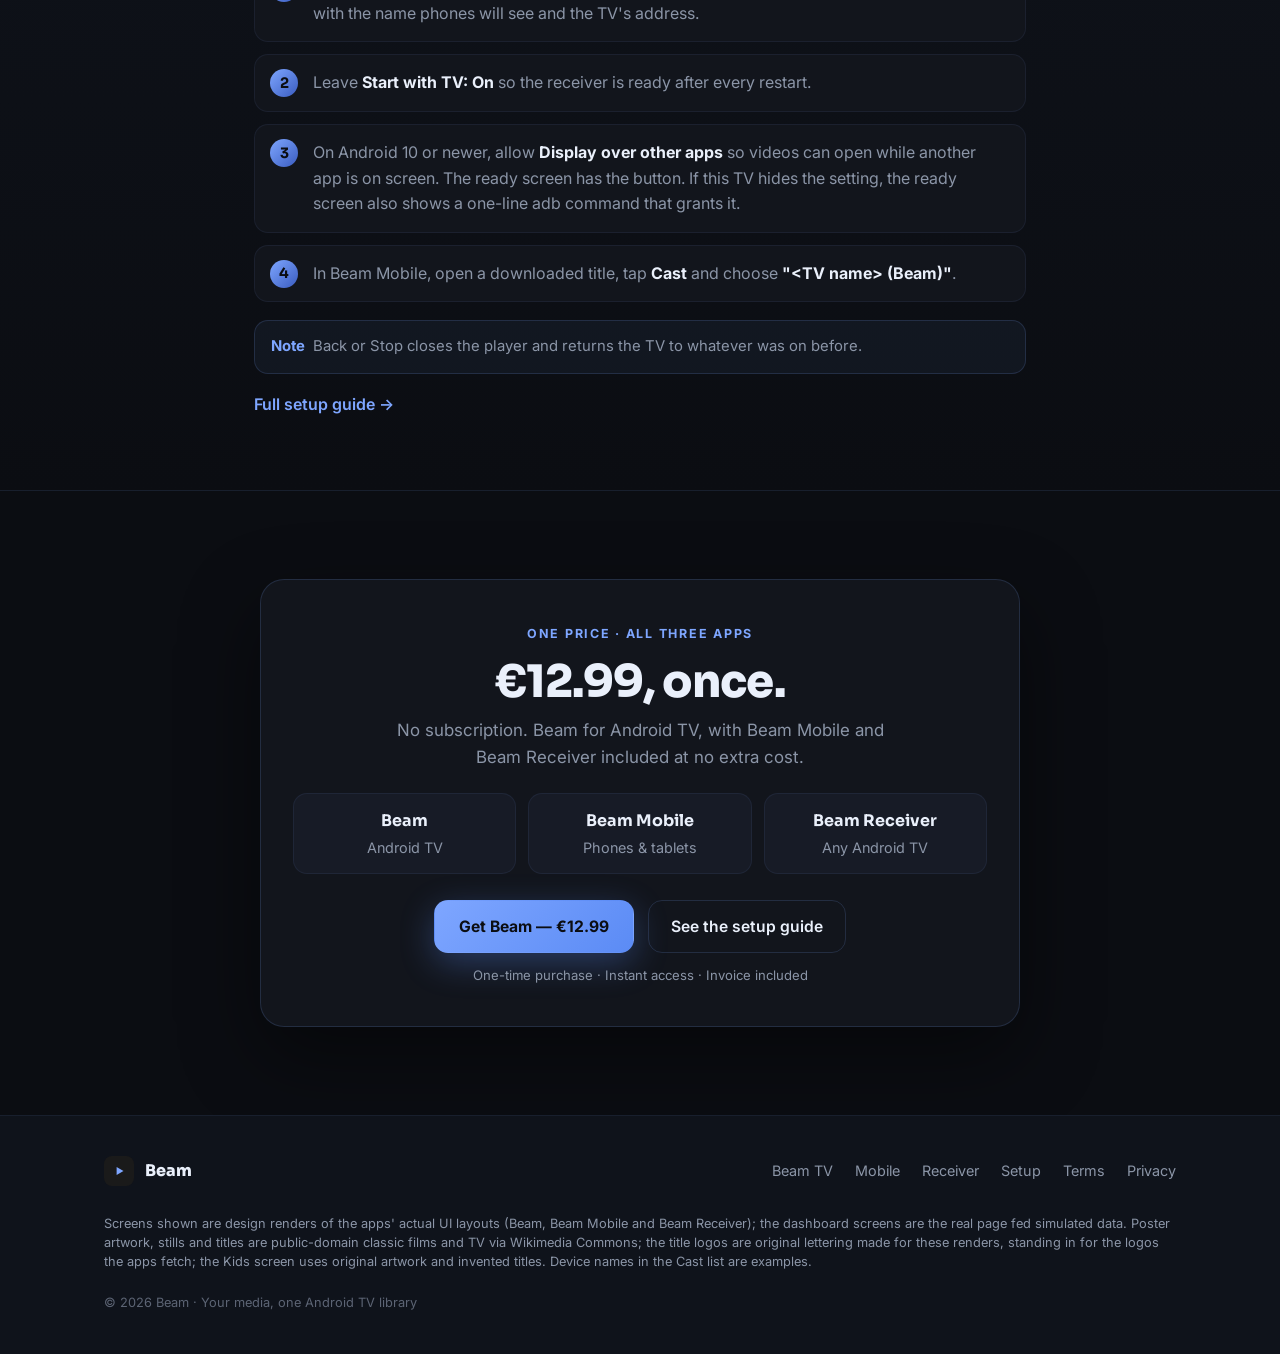
<file: docs/receiver.html>
<!DOCTYPE html>
<html lang="en">
<head>
<meta charset="UTF-8">
<meta name="viewport" content="width=device-width, initial-scale=1">
<title>Beam Receiver — cast to any Android TV</title>
<meta name="description" content="Beam Receiver: a light app that turns any Android TV into a cast target for Beam Mobile, with Beam's player, Dolby Vision fallback and audio passthrough. Included with Beam.">
<meta name="theme-color" content="#0B0D12">
<meta property="og:type" content="website">
<meta property="og:title" content="Beam Receiver — cast to any Android TV">
<meta property="og:description" content="Beam Receiver: a light app that turns any Android TV into a cast target for Beam Mobile, with Beam's player, Dolby Vision fallback and audio passthrough. Included with Beam.">
<meta property="og:url" content="https://jk-hosting.github.io/Beam-TV-App/receiver.html">
<meta property="og:image" content="https://jk-hosting.github.io/Beam-TV-App/screenshots/receiver-player-v1.png">
<meta name="twitter:card" content="summary_large_image">
<meta name="twitter:title" content="Beam Receiver — cast to any Android TV">
<meta name="twitter:description" content="Beam Receiver: a light app that turns any Android TV into a cast target for Beam Mobile, with Beam's player, Dolby Vision fallback and audio passthrough. Included with Beam.">
<meta name="twitter:image" content="https://jk-hosting.github.io/Beam-TV-App/screenshots/receiver-player-v1.png">
<link rel="icon" href="data:image/svg+xml,<svg xmlns='http://www.w3.org/2000/svg' viewBox='0 0 100 100'><rect width='100' height='100' rx='20' fill='%231A1A1A'/><polygon points='35,25 78,50 35,75' fill='%237EA6FF'/></svg>">
<link rel="preconnect" href="https://fonts.googleapis.com">
<link rel="preconnect" href="https://fonts.gstatic.com" crossorigin>
<link href="https://fonts.googleapis.com/css2?family=Inter:wght@400;500;600;700&family=Sora:wght@600;700;800&display=swap" rel="stylesheet">
<link rel="stylesheet" href="site.css">
</head>
<body id="top">

<div class="appbar">
  <span class="lbl">More apps</span>
  <a href="https://jk-hosting.github.io/BoulderLog-App/">BoulderLog<svg viewBox="0 0 24 24" fill="none" stroke="currentColor" stroke-width="2.4" stroke-linecap="round" stroke-linejoin="round"><path d="M7 17 17 7M8 7h9v9"/></svg></a>
  <a href="https://jk-hosting.github.io/BoulderTrain-App/">BoulderTrain<svg viewBox="0 0 24 24" fill="none" stroke="currentColor" stroke-width="2.4" stroke-linecap="round" stroke-linejoin="round"><path d="M7 17 17 7M8 7h9v9"/></svg></a>
  <a href="https://jk-hosting.github.io/BoulderHang-App/">BoulderHang<svg viewBox="0 0 24 24" fill="none" stroke="currentColor" stroke-width="2.4" stroke-linecap="round" stroke-linejoin="round"><path d="M7 17 17 7M8 7h9v9"/></svg></a>
  <a href="https://jk-hosting.github.io/CoffeeAeye-App/">Coffee Aeye<svg viewBox="0 0 24 24" fill="none" stroke="currentColor" stroke-width="2.4" stroke-linecap="round" stroke-linejoin="round"><path d="M7 17 17 7M8 7h9v9"/></svg></a>
  <a href="https://jk-hosting.github.io/Glide-App/">Glide<svg viewBox="0 0 24 24" fill="none" stroke="currentColor" stroke-width="2.4" stroke-linecap="round" stroke-linejoin="round"><path d="M7 17 17 7M8 7h9v9"/></svg></a>
</div>

<nav>
  <div class="wrap">
    <a href="index.html" class="brand"><span class="mark"><svg viewBox="0 0 100 100"><polygon points="35,25 78,50 35,75" fill="#7EA6FF"/></svg></span>Beam</a>
    <div class="navlinks" id="navlinks">
      <a href="tv.html">Beam TV</a>
      <a href="mobile.html">Mobile</a>
      <a href="receiver.html" aria-current="page">Receiver</a>
      <a href="setup.html">Setup</a>
      <a class="menu-cta" href="https://buy.stripe.com/8x27sEbTx3Ks7jx2VD5wI00">Get Beam — €12.99</a>
    </div>
    <a class="btn small nav-cta" href="https://buy.stripe.com/8x27sEbTx3Ks7jx2VD5wI00">Get Beam — €12.99</a>
    <button class="menu-btn" type="button" aria-label="Menu" aria-controls="navlinks" aria-expanded="false"><svg viewBox="0 0 24 24" fill="none" stroke="currentColor" stroke-width="2" stroke-linecap="round"><path d="M4 7h16M4 12h16M4 17h16"/></svg></button>
  </div>
</nav>

<header class="phero">
  <div class="wrap">
    <span class="eyebrow">Beam Receiver · Android TV · included with Beam</span>
    <h1>Any Android TV, <span class="accent">ready to cast to.</span></h1>
    <p class="lead">A small standalone app for Android TV, Google TV and NVIDIA SHIELD. Install it once and the TV appears in Beam Mobile's Cast list. Your phone's downloads then play on the big screen through Beam's own player.</p>
    <div class="cta-row">
      <a class="btn" href="https://buy.stripe.com/8x27sEbTx3Ks7jx2VD5wI00">Get Beam — €12.99</a>
      <a class="btn-ghost" href="#setup">Set it up</a>
    </div>
  </div>
</header>

<section id="receiver" class="first">
  <div class="wrap">
    <div class="split rev">
      <div class="txt">
        <span class="eyebrow">What it does</span>
        <h2>Beam's player, on any TV</h2>
        <div class="sub">
          <div class="item"><span class="dot"></span><span><b>Shows up by itself.</b> Answers network discovery as "Living Room TV (Beam)", so it is never mistaken for the TV's built-in receiver, and rejoins after Wi-Fi or Ethernet changes.</span></div>
          <div class="item"><span class="dot"></span><span><b>Always ready.</b> Runs quietly from boot. A video sent while the TV sleeps wakes the screen and opens over whatever is on; Back returns you to it.</span></div>
          <div class="item"><span class="dot"></span><span><b>Beam's picture pipeline.</b> Dolby Vision profile 7 remuxes fall back to their HDR10 base layer instead of a black screen. HDR switches on even when a file's colour tags are missing, and a 128 MB buffer rides out Wi-Fi dips at remux bitrates.</span></div>
          <div class="item"><span class="dot"></span><span><b>Sound stays intact.</b> Audio passes through to your AV receiver or soundbar as the TV allows. There's no refresh-rate switching, so no HDMI resync drops the sound at the start, and DTS and TrueHD can be decoded on the TV as a backup.</span></div>
          <div class="item"><span class="dot"></span><span><b>Controls you know.</b> Beam's player look: title, spec chips, a timebar, −5/+15 s, subtitles and audio tracks. The phone's remote bar drives it too: play, pause, seek and stop.</span></div>
        </div>
      </div>
      <div class="rx-screens">
        <figure><div class="screen"><img src="screenshots/receiver-player-v1.png" alt="Beam Receiver playing a cast — title, 4K / HDR10 fallback / HEVC / 23.976 / TrueHD 7.1 chips, timebar and controls" loading="lazy"></div></figure>
        <div class="pair">
          <figure><div class="screen"><img src="screenshots/receiver-loading-v1.png" alt="Beam Receiver loading card — poster, title and progress" loading="lazy"></div><figcaption>Poster card while it loads</figcaption></figure>
          <figure><div class="screen"><img src="screenshots/receiver-ready-v1.png" alt="Beam Receiver ready screen — TV name, address and Start with TV" loading="lazy"></div><figcaption>Ready screen: name, address, start with TV</figcaption></figure>
        </div>
      </div>
    </div>
    <div class="chips">
      <span class="chip hot">Android 8+ TV</span>
      <span class="chip">UPnP / DLNA renderer</span>
      <span class="chip">Starts with the TV</span>
      <span class="chip">Dolby Vision P7 → HDR10</span>
      <span class="chip">Audio passthrough</span>
      <span class="chip">No account, no library to set up</span>
    </div>
  </div>
</section>

<section id="setup" class="band">
  <div class="wrap narrow">
    <div class="section-head">
      <span class="eyebrow">Setup</span>
      <h2>Ready in a minute</h2>
      <p>Optional. It lets an Android TV play downloads cast from Beam Mobile. It doesn't need Beam on that TV, an account or a library.</p>
    </div>
    <ol class="steps-list">
      <li>Install Beam Receiver on the TV and open it once. It shows <b>Ready to play from Beam Mobile</b>, with the name phones will see and the TV's address.</li>
      <li>Leave <b>Start with TV: On</b> so the receiver is ready after every restart.</li>
      <li>On Android 10 or newer, allow <b>Display over other apps</b> so videos can open while another app is on screen. The ready screen has the button. If this TV hides the setting, the ready screen also shows a one-line adb command that grants it.</li>
      <li>In Beam Mobile, open a downloaded title, tap <b>Cast</b> and choose <b>"&lt;TV name&gt; (Beam)"</b>.</li>
    </ol>
    <div class="note"><span class="tag">Note</span> &nbsp;Back or Stop closes the player and returns the TV to whatever was on before.</div>
    <a class="more" style="display:inline-block" href="setup.html#receiver">Full setup guide →</a>
  </div>
</section>

<section class="closer" id="price">
  <div class="wrap">
    <div class="price">
      <span class="eyebrow">One price · all three apps</span>
      <h2>€12.99, once.</h2>
      <p>No subscription. Beam for Android TV, with Beam Mobile and Beam Receiver included at no extra cost.</p>
      <ul class="incl">
        <li><b>Beam</b>Android TV</li>
        <li><b>Beam Mobile</b>Phones &amp; tablets</li>
        <li><b>Beam Receiver</b>Any Android TV</li>
      </ul>
      <div class="cta-row">
        <a class="btn" href="https://buy.stripe.com/8x27sEbTx3Ks7jx2VD5wI00">Get Beam — €12.99</a>
        <a class="btn-ghost" href="setup.html">See the setup guide</a>
      </div>
      <div class="cta-note">One-time purchase · Instant access · Invoice included</div>
    </div>
  </div>
</section>

<footer>
  <div class="wrap">
    <a href="index.html" class="brand"><span class="mark"><svg viewBox="0 0 100 100"><polygon points="35,25 78,50 35,75" fill="#7EA6FF"/></svg></span>Beam</a>
    <div class="fnav">
      <a href="tv.html">Beam TV</a>
      <a href="mobile.html">Mobile</a>
      <a href="receiver.html">Receiver</a>
      <a href="setup.html">Setup</a>
      <a href="terms.html">Terms</a>
      <a href="privacy.html">Privacy</a>
    </div>
    <div class="disc">Screens shown are design renders of the apps' actual UI layouts (Beam, Beam Mobile and Beam Receiver); the dashboard screens are the real page fed simulated data. Poster artwork, stills and titles are public-domain classic films and TV via Wikimedia Commons; the title logos are original lettering made for these renders, standing in for the logos the apps fetch; the Kids screen uses original artwork and invented titles. Device names in the Cast list are examples.</div>
    <div class="copy">© 2026 Beam · Your media, one Android TV library</div>
  </div>
</footer>

<a class="totop" href="#top" aria-label="Back to top"><svg viewBox="0 0 24 24" fill="none" stroke="currentColor" stroke-width="2.2" stroke-linecap="round" stroke-linejoin="round"><path d="M12 19V5M6 11l6-6 6 6"/></svg></a>
<script src="site.js"></script>
</body>
</html>
</file>
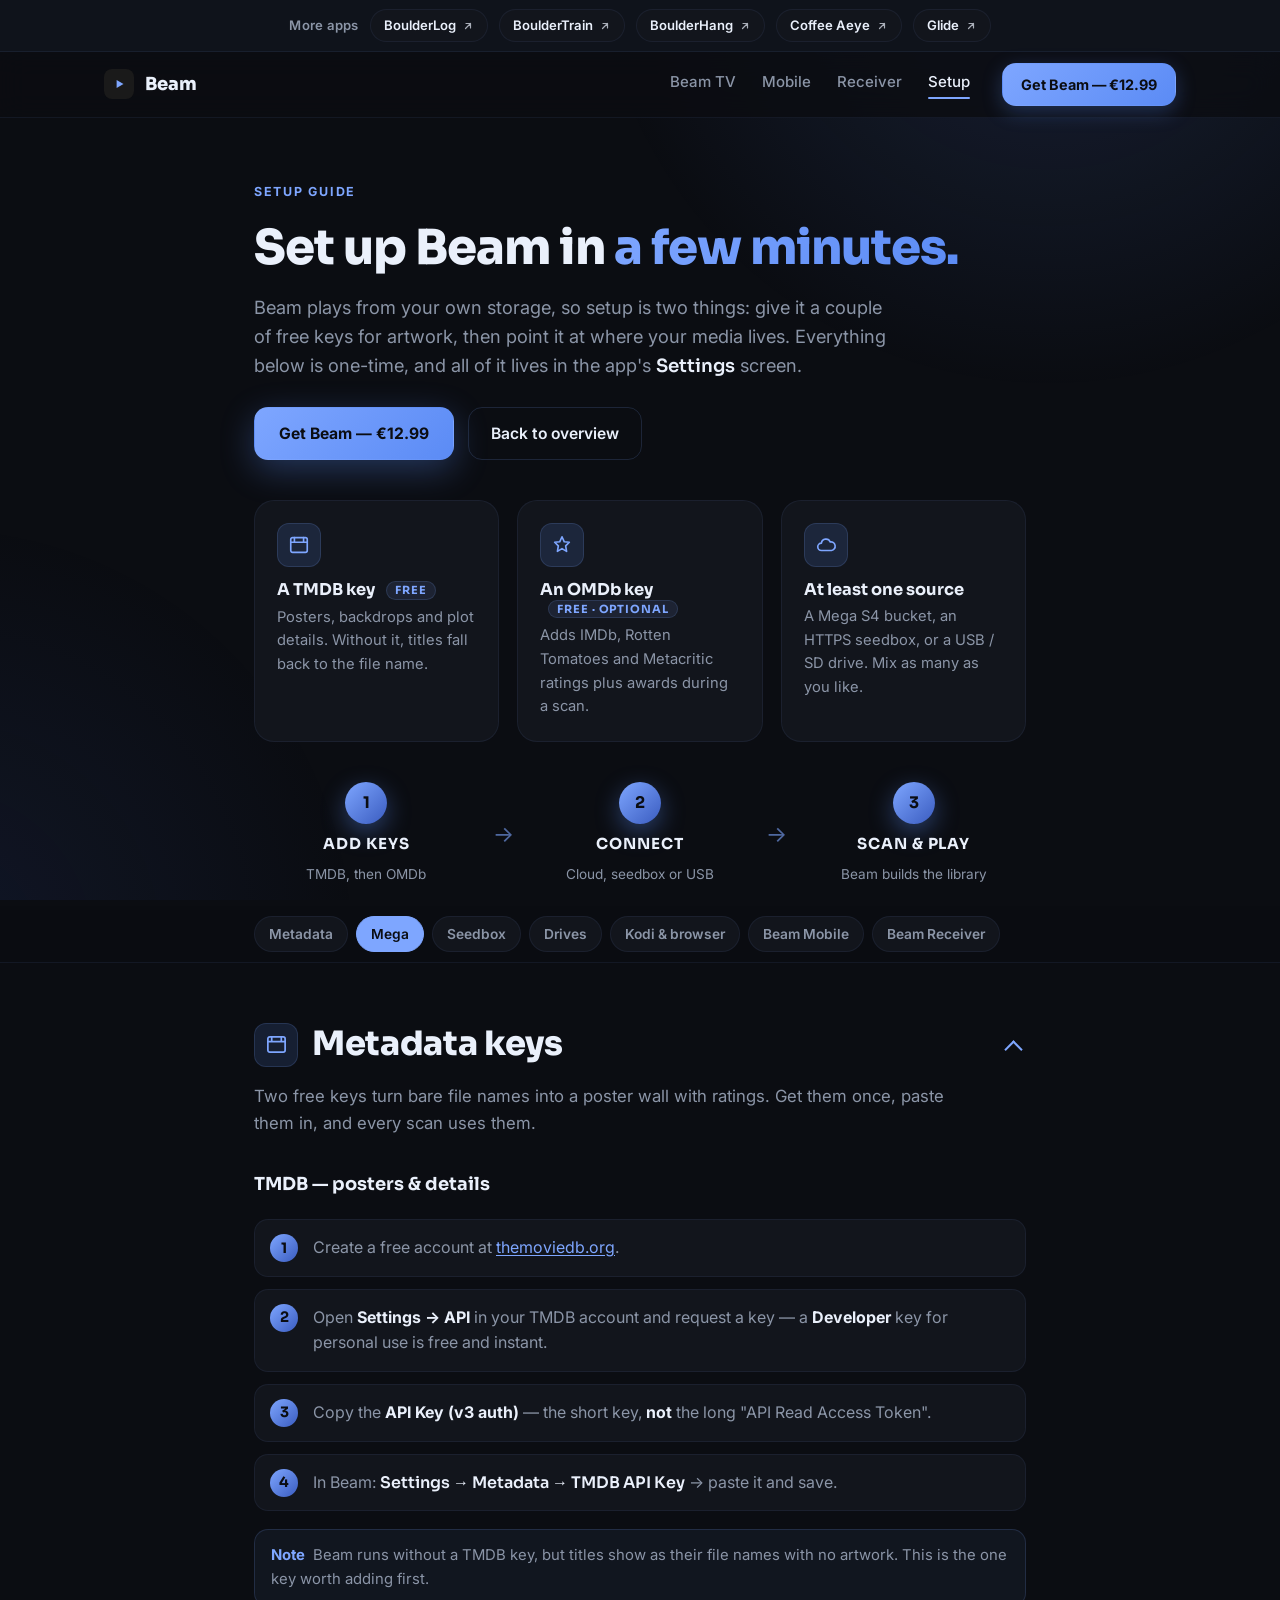
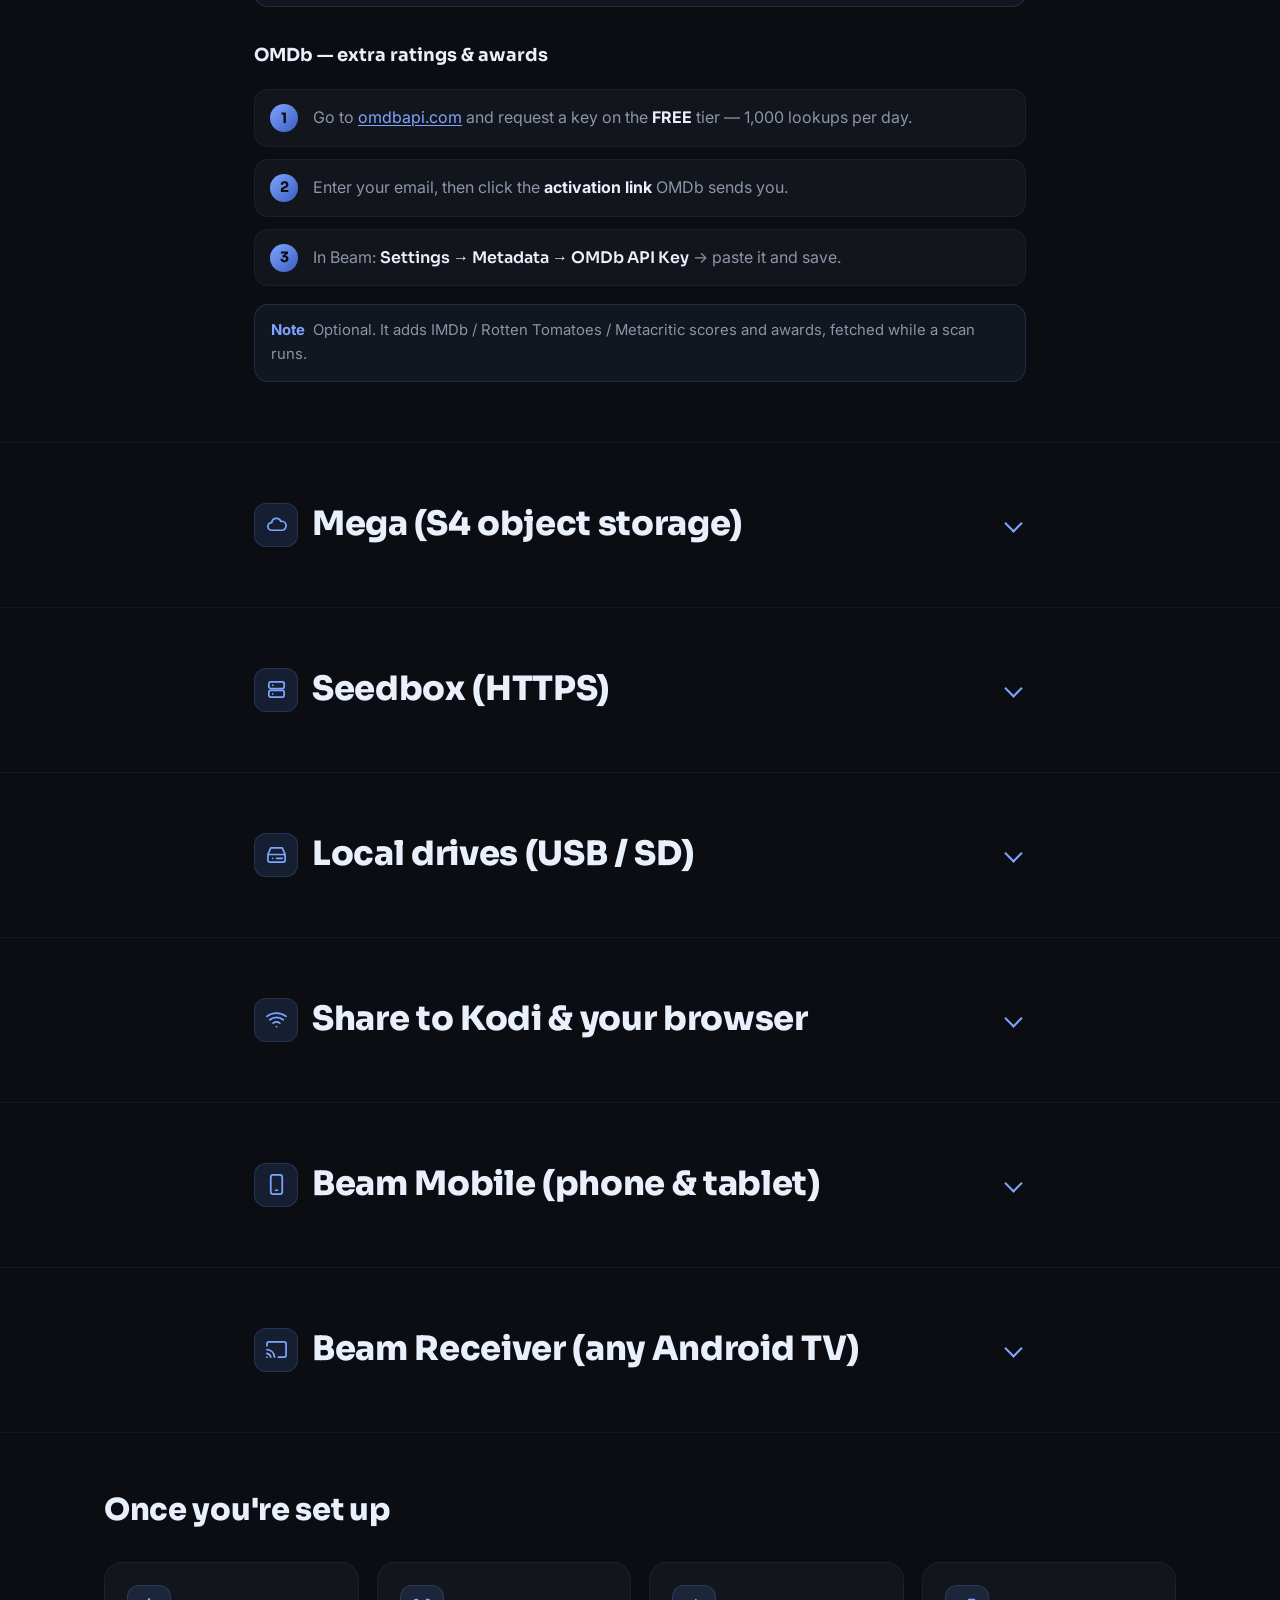
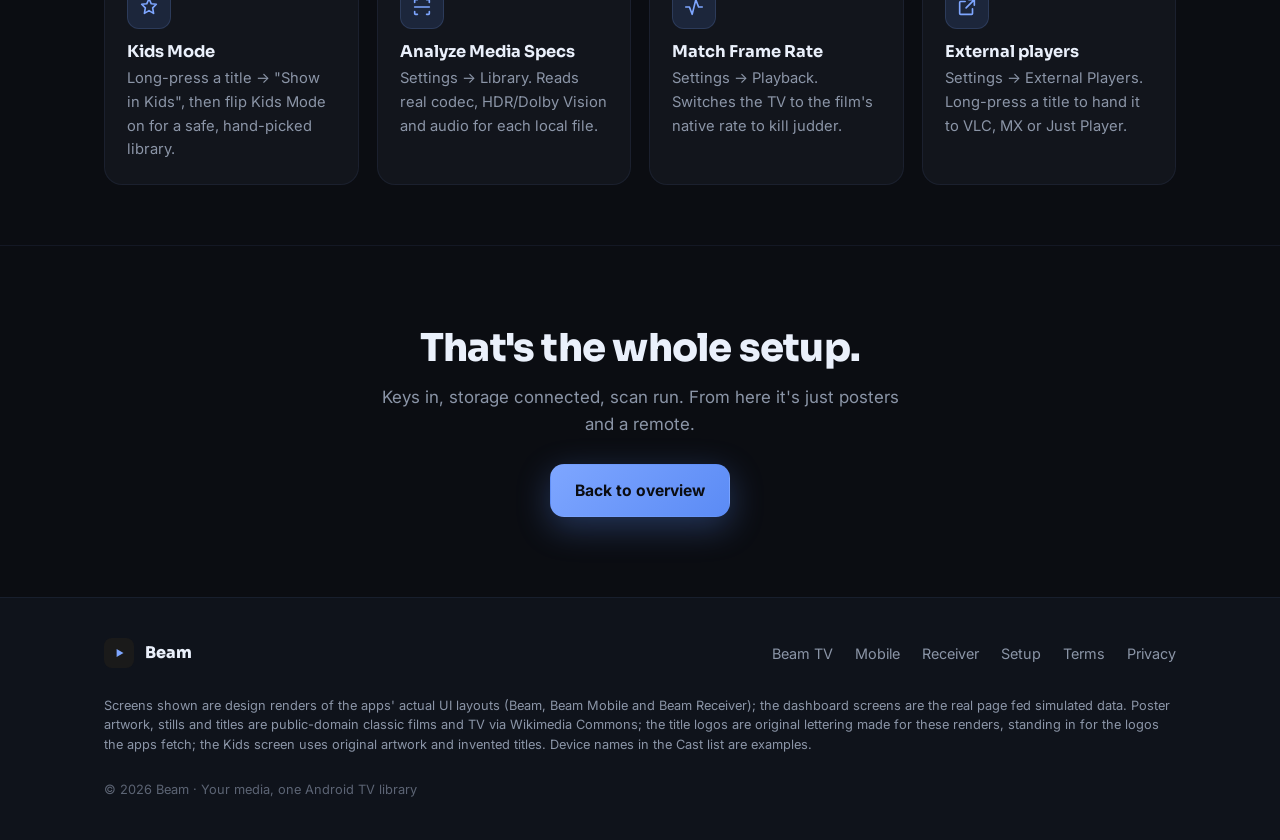
<file: docs/setup.html>
<!DOCTYPE html>
<html lang="en" class="has-subnav">
<head>
<meta charset="UTF-8">
<meta name="viewport" content="width=device-width, initial-scale=1">
<title>Beam — Setup guide</title>
<meta name="description" content="How to set up Beam after install: free TMDB and OMDb keys for artwork, connecting Mega S4, an HTTPS seedbox or USB drives, and sharing to Kodi and your browser.">
<meta name="theme-color" content="#0B0D12">
<meta property="og:type" content="website">
<meta property="og:title" content="Beam — Setup guide">
<meta property="og:description" content="Free artwork keys, connect your storage, scan and play. The whole one-time setup in a few minutes.">
<meta property="og:url" content="https://jk-hosting.github.io/Beam-TV-App/setup.html">
<meta property="og:image" content="https://jk-hosting.github.io/Beam-TV-App/screenshots/hub-v4.png">
<meta name="twitter:card" content="summary_large_image">
<meta name="twitter:title" content="Beam — Setup guide">
<meta name="twitter:description" content="Free artwork keys, connect your storage, scan and play.">
<meta name="twitter:image" content="https://jk-hosting.github.io/Beam-TV-App/screenshots/hub-v4.png">
<link rel="icon" href="data:image/svg+xml,<svg xmlns='http://www.w3.org/2000/svg' viewBox='0 0 100 100'><rect width='100' height='100' rx='20' fill='%231A1A1A'/><polygon points='35,25 78,50 35,75' fill='%237EA6FF'/></svg>">
<link rel="preconnect" href="https://fonts.googleapis.com">
<link rel="preconnect" href="https://fonts.gstatic.com" crossorigin>
<link href="https://fonts.googleapis.com/css2?family=Inter:wght@400;500;600;700&family=Sora:wght@600;700;800&display=swap" rel="stylesheet">
<link rel="stylesheet" href="site.css">
<style>
:root{
  --bg:#0B0D12; --bg2:#0F131B; --card:#12151C; --card2:#171B26;
  --line:rgba(126,166,255,.16); --line2:rgba(126,166,255,.08);
  --accent:#7EA6FF; --accent-bright:#5B8BF5; --accent-deep:#3A5CC0;
  --ink:#EAF0FB; --muted:#8B95A7; --kids:#FFB84D; --maxw:1120px;
}
*{box-sizing:border-box}
html{scroll-behavior:smooth}
body{
  margin:0; background:var(--bg); color:var(--ink);
  font-family:'Inter',system-ui,-apple-system,Segoe UI,Roboto,sans-serif;
  line-height:1.6; -webkit-font-smoothing:antialiased; overflow-x:hidden;
}
body::before{
  content:""; position:fixed; inset:0; z-index:-1; pointer-events:none;
  background:
    radial-gradient(60vw 60vw at 82% -8%, rgba(91,139,245,.16), transparent 60%),
    radial-gradient(55vw 55vw at -5% 105%, rgba(58,92,192,.12), transparent 60%);
}
a{color:inherit; text-decoration:none}
h1,h2,h3{font-family:'Sora',system-ui,sans-serif; line-height:1.15; margin:0}
.wrap{max-width:var(--maxw); margin:0 auto; padding:0 24px}
.narrow{max-width:820px}
.eyebrow{font-size:.78rem; font-weight:700; letter-spacing:.14em; text-transform:uppercase; color:var(--accent)}
.muted{color:var(--muted)}

/* APP BAR */
.appbar{display:flex; justify-content:center; align-items:center; gap:11px; flex-wrap:wrap; padding:9px 24px; font-size:.82rem; color:var(--muted); background:var(--bg2); border-bottom:1px solid var(--line2)}
.appbar .lbl{font-weight:600; letter-spacing:.02em}
.appbar a{display:inline-flex; align-items:center; gap:6px; font-weight:600; color:var(--ink); padding:5px 13px; border-radius:999px; background:var(--card); border:1px solid var(--line2); transition:border-color .2s, color .2s}
.appbar a:hover{border-color:var(--accent); color:var(--accent)}
.appbar a svg{width:12px; height:12px; opacity:.7}

/* NAV */
nav{position:sticky; top:0; z-index:50; height:66px; display:flex; align-items:center; background:rgba(11,13,18,.82); backdrop-filter:blur(14px); border-bottom:1px solid var(--line2)}
nav .wrap{display:flex; align-items:center; gap:24px; width:100%}
.brand{display:flex; align-items:center; gap:11px; font-family:'Sora',sans-serif; font-weight:800; font-size:1.12rem}
.brand .mark{width:30px; height:30px; border-radius:8px; background:#1A1A1A; display:grid; place-items:center}
.brand .mark svg{width:16px; height:16px}
.navlinks{display:flex; gap:26px; margin-left:auto; font-size:.94rem; font-weight:500}
.navlinks a{color:var(--muted); transition:color .2s}
.navlinks a:hover{color:var(--ink)}
.nav-cta{margin-left:8px}

/* BUTTONS */
.btn{display:inline-flex; align-items:center; gap:9px; font-weight:700; font-size:.98rem; padding:13px 24px; border-radius:14px; border:1px solid transparent; cursor:pointer; background:linear-gradient(135deg,var(--accent),var(--accent-bright)); color:#0b0d12; box-shadow:0 10px 34px rgba(91,139,245,.32); transition:transform .18s, box-shadow .18s}
.btn:hover{transform:translateY(-2px); box-shadow:0 16px 44px rgba(91,139,245,.45)}
.btn.small{padding:9px 18px; font-size:.9rem; box-shadow:0 6px 20px rgba(91,139,245,.28)}
.btn-ghost{display:inline-flex; align-items:center; gap:8px; font-weight:600; font-size:.98rem; padding:13px 22px; border-radius:14px; background:transparent; color:var(--ink); border:1px solid var(--line); transition:border-color .2s, background .2s}
.btn-ghost:hover{border-color:var(--accent); background:rgba(126,166,255,.06)}

/* HERO */
.hero{padding:60px 0 20px}
.hero h1{font-size:clamp(2.1rem,4.6vw,3rem); font-weight:800; letter-spacing:-.02em; margin:16px 0}
.hero h1 .accent{background:linear-gradient(120deg,var(--accent),var(--accent-bright)); -webkit-background-clip:text; background-clip:text; -webkit-text-fill-color:transparent}
.hero p.lead{font-size:1.14rem; color:var(--muted); max-width:640px}
.cta-row{display:flex; gap:14px; flex-wrap:wrap; margin-top:26px}

/* REQUIREMENTS */
.req{display:grid; grid-template-columns:repeat(3,1fr); gap:18px; margin-top:40px}
.fcard{background:var(--card); border:1px solid var(--line2); border-radius:20px; padding:22px}
.fcard .ico{width:44px; height:44px; border-radius:12px; display:grid; place-items:center; margin-bottom:14px; background:rgba(91,139,245,.14); border:1px solid var(--line); color:var(--accent)}
.fcard .ico svg{width:22px; height:22px}
.fcard h3{font-size:1.02rem; font-weight:700; margin-bottom:6px}
.fcard p{color:var(--muted); font-size:.92rem; margin:0}
.fcard .free{display:inline-block; font-size:.7rem; font-weight:700; letter-spacing:.08em; text-transform:uppercase; color:var(--accent); background:rgba(126,166,255,.1); border:1px solid var(--line); padding:2px 8px; border-radius:999px; margin-left:8px; vertical-align:middle}

/* STEPS OVERVIEW */
.steps{display:grid; grid-template-columns:1fr auto 1fr auto 1fr; align-items:center; gap:14px; max-width:820px; margin:40px auto 0}
.step{display:flex; flex-direction:column; align-items:center; text-align:center; gap:8px}
.step .num{width:42px; height:42px; border-radius:50%; display:grid; place-items:center; font-family:'Sora',sans-serif; font-weight:700; color:#0b0d12; background:linear-gradient(135deg,var(--accent),var(--accent-deep)); box-shadow:0 8px 24px rgba(91,139,245,.4)}
.step .lbl{font-family:'Sora',sans-serif; font-weight:700; letter-spacing:.06em; font-size:.95rem}
.arrow{color:var(--accent); font-size:1.4rem; opacity:.6}

/* GUIDE SECTIONS */
section{padding:60px 0}
section+section{border-top:1px solid var(--line2)}
.shead{display:flex; align-items:center; gap:14px}
.shead .badge{flex:0 0 auto; width:44px; height:44px; border-radius:12px; display:grid; place-items:center; background:rgba(91,139,245,.14); border:1px solid var(--line); color:var(--accent)}
.shead .badge svg{width:23px; height:23px}
.shead h2{font-size:clamp(1.6rem,3.2vw,2.1rem); font-weight:800; letter-spacing:-.01em}
.sub-lead{color:var(--muted); font-size:1.05rem; margin:16px 0 0; max-width:720px}
.subhead{font-family:'Sora',sans-serif; font-weight:700; font-size:1.12rem; margin:34px 0 4px}

/* NUMBERED STEP LIST */
ol.steps-list{counter-reset:s; list-style:none; padding:0; display:grid; gap:12px; margin:20px 0 0}
ol.steps-list li{position:relative; padding:15px 18px 15px 58px; background:var(--card); border:1px solid var(--line2); border-radius:14px; color:var(--muted)}
ol.steps-list li::before{counter-increment:s; content:counter(s); position:absolute; left:15px; top:14px; width:28px; height:28px; border-radius:50%; display:grid; place-items:center; font-family:'Sora',sans-serif; font-weight:700; font-size:.9rem; color:#0b0d12; background:linear-gradient(135deg,var(--accent),var(--accent-deep))}
ol.steps-list li b{color:var(--ink)}
ol.steps-list li a{color:var(--accent); text-decoration:underline; text-underline-offset:2px}
.path{font-family:'Sora',sans-serif; font-weight:600; color:var(--ink)}
.kbd{font-family:ui-monospace,SFMono-Regular,Menlo,monospace; font-size:.85em; background:var(--card2); border:1px solid var(--line2); border-radius:6px; padding:2px 7px; color:var(--ink); white-space:nowrap}

/* NOTES */
.note{margin-top:18px; padding:14px 16px; border-radius:14px; background:rgba(126,166,255,.06); border:1px solid var(--line); color:var(--muted); font-size:.93rem}
.note.warn{background:rgba(255,184,77,.07); border-color:rgba(255,184,77,.32)}
.note b{color:var(--ink)}
.note .tag{font-weight:700; color:var(--accent)}
.note.warn .tag{color:var(--kids)}

/* AFTER GRID */
.grid4{display:grid; grid-template-columns:repeat(4,1fr); gap:18px; margin-top:34px}
.grid4 .fcard{border-radius:18px}

/* CLOSER + FOOTER */
.closer{text-align:center; padding:80px 0}
.closer h2{font-size:clamp(1.7rem,3.6vw,2.4rem); font-weight:800; letter-spacing:-.02em}
.closer p{color:var(--muted); font-size:1.06rem; margin:14px auto 26px; max-width:520px}
footer{border-top:1px solid var(--line2); padding:40px 0; background:var(--bg2)}
footer .wrap{display:flex; align-items:center; gap:16px; flex-wrap:wrap; justify-content:space-between}
footer .brand{font-size:1rem}
footer .fnav{display:flex; gap:22px; flex-wrap:wrap; font-size:.9rem; color:var(--muted)}
footer .fnav a:hover{color:var(--ink)}
footer .copy{color:#5c6474; font-size:.8rem; width:100%; margin-top:10px}

@media(max-width:900px){
  .req{grid-template-columns:1fr}
  .grid4{grid-template-columns:repeat(2,1fr)}
  .navlinks{display:none}
}
@media(max-width:560px){
  .grid4{grid-template-columns:1fr}
  .steps{grid-template-columns:1fr; gap:6px}
  .arrow{transform:rotate(90deg)}
}
</style>
</head>
<body id="top">

<div class="appbar">
  <span class="lbl">More apps</span>
  <a href="https://jk-hosting.github.io/BoulderLog-App/">BoulderLog<svg viewBox="0 0 24 24" fill="none" stroke="currentColor" stroke-width="2.4" stroke-linecap="round" stroke-linejoin="round"><path d="M7 17 17 7M8 7h9v9"/></svg></a>
  <a href="https://jk-hosting.github.io/BoulderTrain-App/">BoulderTrain<svg viewBox="0 0 24 24" fill="none" stroke="currentColor" stroke-width="2.4" stroke-linecap="round" stroke-linejoin="round"><path d="M7 17 17 7M8 7h9v9"/></svg></a>
  <a href="https://jk-hosting.github.io/BoulderHang-App/">BoulderHang<svg viewBox="0 0 24 24" fill="none" stroke="currentColor" stroke-width="2.4" stroke-linecap="round" stroke-linejoin="round"><path d="M7 17 17 7M8 7h9v9"/></svg></a>
  <a href="https://jk-hosting.github.io/CoffeeAeye-App/">Coffee Aeye<svg viewBox="0 0 24 24" fill="none" stroke="currentColor" stroke-width="2.4" stroke-linecap="round" stroke-linejoin="round"><path d="M7 17 17 7M8 7h9v9"/></svg></a>
  <a href="https://jk-hosting.github.io/Glide-App/">Glide<svg viewBox="0 0 24 24" fill="none" stroke="currentColor" stroke-width="2.4" stroke-linecap="round" stroke-linejoin="round"><path d="M7 17 17 7M8 7h9v9"/></svg></a>
</div>

<nav>
  <div class="wrap">
    <a href="index.html" class="brand"><span class="mark"><svg viewBox="0 0 100 100"><polygon points="35,25 78,50 35,75" fill="#7EA6FF"/></svg></span>Beam</a>
    <div class="navlinks" id="navlinks">
      <a href="tv.html">Beam TV</a>
      <a href="mobile.html">Mobile</a>
      <a href="receiver.html">Receiver</a>
      <a href="setup.html" aria-current="page">Setup</a>
      <a class="menu-cta" href="https://buy.stripe.com/8x27sEbTx3Ks7jx2VD5wI00">Get Beam — €12.99</a>
    </div>
    <a class="btn small nav-cta" href="https://buy.stripe.com/8x27sEbTx3Ks7jx2VD5wI00">Get Beam — €12.99</a>
    <button class="menu-btn" type="button" aria-label="Menu" aria-controls="navlinks" aria-expanded="false"><svg viewBox="0 0 24 24" fill="none" stroke="currentColor" stroke-width="2" stroke-linecap="round"><path d="M4 7h16M4 12h16M4 17h16"/></svg></button>
  </div>
</nav>

<header class="hero">
  <div class="wrap narrow">
    <span class="eyebrow">Setup guide</span>
    <h1>Set up Beam in <span class="accent">a few minutes.</span></h1>
    <p class="lead">Beam plays from your own storage, so setup is two things: give it a couple of free keys for artwork, then point it at where your media lives. Everything below is one-time, and all of it lives in the app's <span class="path">Settings</span> screen.</p>
    <div class="cta-row">
      <a class="btn" href="https://buy.stripe.com/8x27sEbTx3Ks7jx2VD5wI00">Get Beam — €12.99</a>
      <a class="btn-ghost" href="index.html">Back to overview</a>
    </div>

    <div class="req">
      <div class="fcard">
        <div class="ico"><svg viewBox="0 0 24 24" fill="none" stroke="currentColor" stroke-width="1.8" stroke-linecap="round" stroke-linejoin="round"><rect x="3" y="4" width="18" height="16" rx="2"/><path d="M3 9h18M7 4v5M17 4v5"/></svg></div>
        <h3>A TMDB key <span class="free">Free</span></h3>
        <p>Posters, backdrops and plot details. Without it, titles fall back to the file name.</p>
      </div>
      <div class="fcard">
        <div class="ico"><svg viewBox="0 0 24 24" fill="none" stroke="currentColor" stroke-width="1.8" stroke-linecap="round" stroke-linejoin="round"><path d="M12 3l2.5 5.5L20 9l-4 4 1 6-5-3-5 3 1-6-4-4 5.5-.5L12 3Z"/></svg></div>
        <h3>An OMDb key <span class="free">Free · optional</span></h3>
        <p>Adds IMDb, Rotten Tomatoes and Metacritic ratings plus awards during a scan.</p>
      </div>
      <div class="fcard">
        <div class="ico"><svg viewBox="0 0 24 24" fill="none" stroke="currentColor" stroke-width="1.8" stroke-linecap="round" stroke-linejoin="round"><path d="M7 18a4 4 0 0 1 0-8 5 5 0 0 1 9.6-1.3A3.5 3.5 0 0 1 18 18H7Z"/></svg></div>
        <h3>At least one source</h3>
        <p>A Mega S4 bucket, an HTTPS seedbox, or a USB / SD drive. Mix as many as you like.</p>
      </div>
    </div>

    <div class="steps">
      <div class="step"><div class="num">1</div><div class="lbl">ADD KEYS</div><div class="muted" style="font-size:.85rem">TMDB, then OMDb</div></div>
      <div class="arrow">→</div>
      <div class="step"><div class="num">2</div><div class="lbl">CONNECT</div><div class="muted" style="font-size:.85rem">Cloud, seedbox or USB</div></div>
      <div class="arrow">→</div>
      <div class="step"><div class="num">3</div><div class="lbl">SCAN &amp; PLAY</div><div class="muted" style="font-size:.85rem">Beam builds the library</div></div>
    </div>
  </div>
</header>

<div class="subnav" aria-label="On this page">
  <div class="wrap narrow">
    <a href="#metadata">Metadata</a>
    <a href="#mega">Mega</a>
    <a href="#seedbox">Seedbox</a>
    <a href="#drives">Drives</a>
    <a href="#sharing">Kodi &amp; browser</a>
    <a href="#mobile">Beam Mobile</a>
    <a href="#receiver">Beam Receiver</a>
  </div>
</div>

<section id="metadata">
  <div class="wrap narrow">
    <details class="acc" open><summary class="shead">
      <span class="badge"><svg viewBox="0 0 24 24" fill="none" stroke="currentColor" stroke-width="1.8" stroke-linecap="round" stroke-linejoin="round"><rect x="3" y="4" width="18" height="16" rx="2"/><path d="M3 9h18M7 4v5M17 4v5"/></svg></span>
      <h2>Metadata keys</h2>
    </summary>
    <p class="sub-lead">Two free keys turn bare file names into a poster wall with ratings. Get them once, paste them in, and every scan uses them.</p>

    <div class="subhead">TMDB — posters &amp; details</div>
    <ol class="steps-list">
      <li>Create a free account at <a href="https://www.themoviedb.org/signup" target="_blank" rel="noopener">themoviedb.org</a>.</li>
      <li>Open <b>Settings → API</b> in your TMDB account and request a key — a <b>Developer</b> key for personal use is free and instant.</li>
      <li>Copy the <b>API Key (v3 auth)</b> — the short key, <b>not</b> the long "API Read Access Token".</li>
      <li>In Beam: <span class="path">Settings → Metadata → TMDB API Key</span> → paste it and save.</li>
    </ol>
    <div class="note"><span class="tag">Note</span> &nbsp;Beam runs without a TMDB key, but titles show as their file names with no artwork. This is the one key worth adding first.</div>

    <div class="subhead">OMDb — extra ratings &amp; awards</div>
    <ol class="steps-list">
      <li>Go to <a href="https://www.omdbapi.com/apikey.aspx" target="_blank" rel="noopener">omdbapi.com</a> and request a key on the <b>FREE</b> tier — 1,000 lookups per day.</li>
      <li>Enter your email, then click the <b>activation link</b> OMDb sends you.</li>
      <li>In Beam: <span class="path">Settings → Metadata → OMDb API Key</span> → paste it and save.</li>
    </ol>
    <div class="note"><span class="tag">Note</span> &nbsp;Optional. It adds IMDb / Rotten Tomatoes / Metacritic scores and awards, fetched while a scan runs.</div>
    </details>
  </div>
</section>

<section id="mega">
  <div class="wrap narrow">
    <details class="acc"><summary class="shead">
      <span class="badge"><svg viewBox="0 0 24 24" fill="none" stroke="currentColor" stroke-width="1.8" stroke-linecap="round" stroke-linejoin="round"><path d="M7 18a4 4 0 0 1 0-8 5 5 0 0 1 9.6-1.3A3.5 3.5 0 0 1 18 18H7Z"/></svg></span>
      <h2>Mega (S4 object storage)</h2>
    </summary>
    <p class="sub-lead">Beam streams Mega through <b>Mega S4</b> — Mega's S3-compatible object storage — not a normal MEGA Drive folder. You keep your media in an S4 bucket and sign in with a key pair.</p>
    <div class="note warn"><span class="tag">Important</span> &nbsp;Your everyday MEGA email and password will <b>not</b> work here. Beam needs an <b>S4 Access Key</b> and <b>Secret Key</b> from Mega's Object Storage (S4) console.</div>
    <ol class="steps-list">
      <li>In your MEGA account, open <b>Object Storage (S4)</b> and create a <b>bucket</b>.</li>
      <li>Upload your Movies and TV Shows into the bucket. Keep tidy file and folder names — Beam matches titles from them (e.g. <span class="kbd">Metropolis (1927).mkv</span>).</li>
      <li>In the S4 console, create an <b>access key pair</b> and copy the <b>Access Key</b> and <b>Secret Key</b>.</li>
      <li>In Beam: <span class="path">Settings → Cloud → Mega → Sign in</span>, then paste the <b>S4 Access Key</b> and <b>S4 Secret Key</b>.</li>
    </ol>
    <div class="note"><span class="tag">Note</span> &nbsp;Once signed in, your Mega library appears as its own poster wall. Files are streamed directly — nothing is downloaded first. Run a scan (or reopen the library) to pull artwork.</div>
    </details>
  </div>
</section>

<section id="seedbox">
  <div class="wrap narrow">
    <details class="acc"><summary class="shead">
      <span class="badge"><svg viewBox="0 0 24 24" fill="none" stroke="currentColor" stroke-width="1.8" stroke-linecap="round" stroke-linejoin="round"><rect x="4" y="4" width="16" height="7" rx="2"/><rect x="4" y="13" width="16" height="7" rx="2"/><path d="M8 7.5h.01M8 16.5h.01"/></svg></span>
      <h2>Seedbox (HTTPS)</h2>
    </summary>
    <p class="sub-lead">Any file server that lists a folder over HTTPS becomes a second cloud library, on its own isolated engine — a misbehaving box can never touch Mega playback.</p>
    <ol class="steps-list">
      <li>Make sure your seedbox serves your media over <b>HTTPS</b> with a browsable directory listing, protected by a username and password.</li>
      <li>In Beam: <span class="path">Settings → Cloud → Seedbox (HTTPS) → Sign in</span>.</li>
      <li>Enter the <b>Base URL</b> (for example <span class="kbd">https://your-box.example.com/media/</span>), then the <b>Username</b> and <b>Password</b>.</li>
      <li><b>Relaunch Beam.</b> The seedbox appears as its own library alongside Mega and Local.</li>
    </ol>
    <div class="note"><span class="tag">Note</span> &nbsp;Seedbox changes apply at the next app launch. If titles look bare, open the library once so a scan can fetch artwork with your TMDB key.</div>
    </details>
  </div>
</section>

<section id="drives">
  <div class="wrap narrow">
    <details class="acc"><summary class="shead">
      <span class="badge"><svg viewBox="0 0 24 24" fill="none" stroke="currentColor" stroke-width="1.8" stroke-linecap="round" stroke-linejoin="round"><rect x="3" y="12" width="18" height="8" rx="2"/><path d="M3 12l3-7h12l3 7M8 16h.01M12 16h6"/></svg></span>
      <h2>Local drives (USB / SD)</h2>
    </summary>
    <p class="sub-lead">Plug storage straight into the TV box. You tell Beam which folders hold Movies and TV Shows, and only those are scanned.</p>
    <ol class="steps-list">
      <li>Plug a <b>USB stick or SD card</b> into the Android TV box.</li>
      <li>In Beam: <span class="path">Settings → Local Drives → + Add Drive</span>, and pick the drive.</li>
      <li>Choose <b>Set Folders</b> — assign one folder as <b>Movies</b> and one as <b>TV Shows</b>. Unassigned folders are ignored.</li>
      <li>Tap <b>Scan Library</b> to build the library and fetch artwork.</li>
    </ol>
    <div class="note"><span class="tag">Note</span> &nbsp;Unplug a drive and its titles are <b>kept and flagged</b>, not deleted — plug it back in and they return. Remove a drive in Settings to drop its titles for good.</div>
    </details>
  </div>
</section>

<section id="sharing">
  <div class="wrap narrow">
    <details class="acc"><summary class="shead">
      <span class="badge"><svg viewBox="0 0 24 24" fill="none" stroke="currentColor" stroke-width="1.8" stroke-linecap="round" stroke-linejoin="round"><path d="M2 8.8a16 16 0 0 1 20 0"/><path d="M5 12.3a11 11 0 0 1 14 0"/><path d="M8.5 15.8a6 6 0 0 1 7 0"/><path d="M12 19.5h.01"/></svg></span>
      <h2>Share to Kodi &amp; your browser</h2>
    </summary>
    <p class="sub-lead">Optional. One toggle each — both stay on across reboots until you switch them off.</p>

    <div class="subhead">Media Server for Kodi (UPnP)</div>
    <ol class="steps-list">
      <li>In Beam: <span class="path">Settings → Network Sharing → Media Server for Kodi (UPnP)</span> → on.</li>
      <li>In Kodi: <b>Add videos → Browse → UPnP devices → Beam</b>, and direct-play from Mega and your drives.</li>
    </ol>

    <div class="subhead">Web dashboard</div>
    <ol class="steps-list">
      <li>In Beam: <span class="path">Settings → Network Sharing → Web Dashboard</span> → on.</li>
      <li>Beam shows a network address (ending in <span class="kbd">/Beam</span>). Open it in any browser on the same network.</li>
    </ol>
    <div class="note"><span class="tag">Note</span> &nbsp;The dashboard can control playback, send titles to the TV and mark them watched — <b>never</b> your settings, accounts or files.</div>
    </details>
  </div>
</section>

<section id="mobile">
  <div class="wrap narrow">
    <details class="acc"><summary class="shead">
      <span class="badge"><svg viewBox="0 0 24 24" fill="none" stroke="currentColor" stroke-width="1.8" stroke-linecap="round" stroke-linejoin="round"><rect x="6" y="2" width="12" height="20" rx="2.5"/><path d="M11 18h2"/></svg></span>
      <h2>Beam Mobile (phone &amp; tablet)</h2>
    </summary>
    <p class="sub-lead">Optional. Beam Mobile reads the library from Beam on your TV, so the TV does the setup and the phone just connects. Android 8 or newer, on the same Wi-Fi as the TV.</p>
    <ol class="steps-list">
      <li>On the TV, in Beam: <span class="path">Settings → Network Sharing → Web Dashboard</span> → on. This gives the phone the library, the remote and watched sync.</li>
      <li>Also turn on <span class="path">Media Server for Kodi (UPnP)</span>. The phone needs it to play and download Mega and seedbox titles, and to find the TV by itself. Local-drive titles also play with <span class="path">Share Local Library (Beam Link)</span> on.</li>
      <li>On the phone, open Beam Mobile → <span class="path">Settings → TV connection</span> and tap <b>Find TV</b>, or type the address Beam shows under its Settings and tap <b>Connect</b>.</li>
      <li>Optional: <span class="path">Settings → Casting → Cast to TVs</span> adds <b>Cast</b> to downloaded titles. <b>Convert audio</b> and <b>Convert video</b> help older Chromecasts.</li>
    </ol>
    <div class="note"><span class="tag">Note</span> &nbsp;<span class="path">Settings → Kids Mode</span> on the phone adds a "Who's watching?" screen. The Kids profile shows the titles picked for Kids on the TV; picking stays on the TV.</div>
    </details>
  </div>
</section>

<section id="receiver">
  <div class="wrap narrow">
    <details class="acc"><summary class="shead">
      <span class="badge"><svg viewBox="0 0 24 24" fill="none" stroke="currentColor" stroke-width="1.8" stroke-linecap="round" stroke-linejoin="round"><path d="M2 8V6a2 2 0 0 1 2-2h16a2 2 0 0 1 2 2v12a2 2 0 0 1-2 2h-6"/><path d="M2 12a9 9 0 0 1 8 8M2 16a5 5 0 0 1 4 4M2 20h.01"/></svg></span>
      <h2>Beam Receiver (any Android TV)</h2>
    </summary>
    <p class="sub-lead">Optional. It lets an Android TV play downloads cast from Beam Mobile. It doesn't need Beam on that TV, an account or a library.</p>
    <ol class="steps-list">
      <li>Install Beam Receiver on the TV and open it once. It shows <b>Ready to play from Beam Mobile</b>, with the name phones will see and the TV's address.</li>
      <li>Leave <b>Start with TV: On</b> so the receiver is ready after every restart.</li>
      <li>On Android 10 or newer, allow <b>Display over other apps</b> so videos can open while another app is on screen. The ready screen has the button. If this TV hides the setting, the ready screen also shows a one-line adb command that grants it.</li>
      <li>In Beam Mobile, open a downloaded title, tap <b>Cast</b> and choose <b>"&lt;TV name&gt; (Beam)"</b>.</li>
    </ol>
    <div class="note"><span class="tag">Note</span> &nbsp;Back or Stop closes the player and returns the TV to whatever was on before.</div>
    </details>
  </div>
</section>

<section>
  <div class="wrap">
    <div class="shead"><h2 style="font-size:clamp(1.5rem,3vw,1.9rem)">Once you're set up</h2></div>
    <div class="grid4">
      <div class="fcard"><div class="ico"><svg viewBox="0 0 24 24" fill="none" stroke="currentColor" stroke-width="1.8" stroke-linecap="round" stroke-linejoin="round"><path d="M12 3l2.5 5.5L20 9l-4 4 1 6-5-3-5 3 1-6-4-4 5.5-.5L12 3Z"/></svg></div><h3>Kids Mode</h3><p>Long-press a title → "Show in Kids", then flip Kids Mode on for a safe, hand-picked library.</p></div>
      <div class="fcard"><div class="ico"><svg viewBox="0 0 24 24" fill="none" stroke="currentColor" stroke-width="1.8" stroke-linecap="round" stroke-linejoin="round"><path d="M4 7V5a1 1 0 0 1 1-1h2M17 4h2a1 1 0 0 1 1 1v2M20 17v2a1 1 0 0 1-1 1h-2M7 20H5a1 1 0 0 1-1-1v-2M4 12h16"/></svg></div><h3>Analyze Media Specs</h3><p>Settings → Library. Reads real codec, HDR/Dolby Vision and audio for each local file.</p></div>
      <div class="fcard"><div class="ico"><svg viewBox="0 0 24 24" fill="none" stroke="currentColor" stroke-width="1.8" stroke-linecap="round" stroke-linejoin="round"><path d="M3 12h4l3 8 4-16 3 8h4"/></svg></div><h3>Match Frame Rate</h3><p>Settings → Playback. Switches the TV to the film's native rate to kill judder.</p></div>
      <div class="fcard"><div class="ico"><svg viewBox="0 0 24 24" fill="none" stroke="currentColor" stroke-width="1.8" stroke-linecap="round" stroke-linejoin="round"><path d="M14 4h6v6M20 4l-9 9M18 14v5a1 1 0 0 1-1 1H5a1 1 0 0 1-1-1V7a1 1 0 0 1 1-1h5"/></svg></div><h3>External players</h3><p>Settings → External Players. Long-press a title to hand it to VLC, MX or Just Player.</p></div>
    </div>
  </div>
</section>

<section class="closer">
  <div class="wrap">
    <h2>That's the whole setup.</h2>
    <p>Keys in, storage connected, scan run. From here it's just posters and a remote.</p>
    <a class="btn" href="index.html">Back to overview</a>
  </div>
</section>

<footer>
  <div class="wrap">
    <a href="index.html" class="brand"><span class="mark"><svg viewBox="0 0 100 100"><polygon points="35,25 78,50 35,75" fill="#7EA6FF"/></svg></span>Beam</a>
    <div class="fnav">
      <a href="tv.html">Beam TV</a>
      <a href="mobile.html">Mobile</a>
      <a href="receiver.html">Receiver</a>
      <a href="setup.html">Setup</a>
      <a href="terms.html">Terms</a>
      <a href="privacy.html">Privacy</a>
    </div>
    <div class="disc">Screens shown are design renders of the apps' actual UI layouts (Beam, Beam Mobile and Beam Receiver); the dashboard screens are the real page fed simulated data. Poster artwork, stills and titles are public-domain classic films and TV via Wikimedia Commons; the title logos are original lettering made for these renders, standing in for the logos the apps fetch; the Kids screen uses original artwork and invented titles. Device names in the Cast list are examples.</div>
    <div class="copy">© 2026 Beam · Your media, one Android TV library</div>
  </div>
</footer>

<a class="totop" href="#top" aria-label="Back to top"><svg viewBox="0 0 24 24" fill="none" stroke="currentColor" stroke-width="2.2" stroke-linecap="round" stroke-linejoin="round"><path d="M12 19V5M6 11l6-6 6 6"/></svg></a>
<script src="site.js"></script>
</body>
</html>
</file>
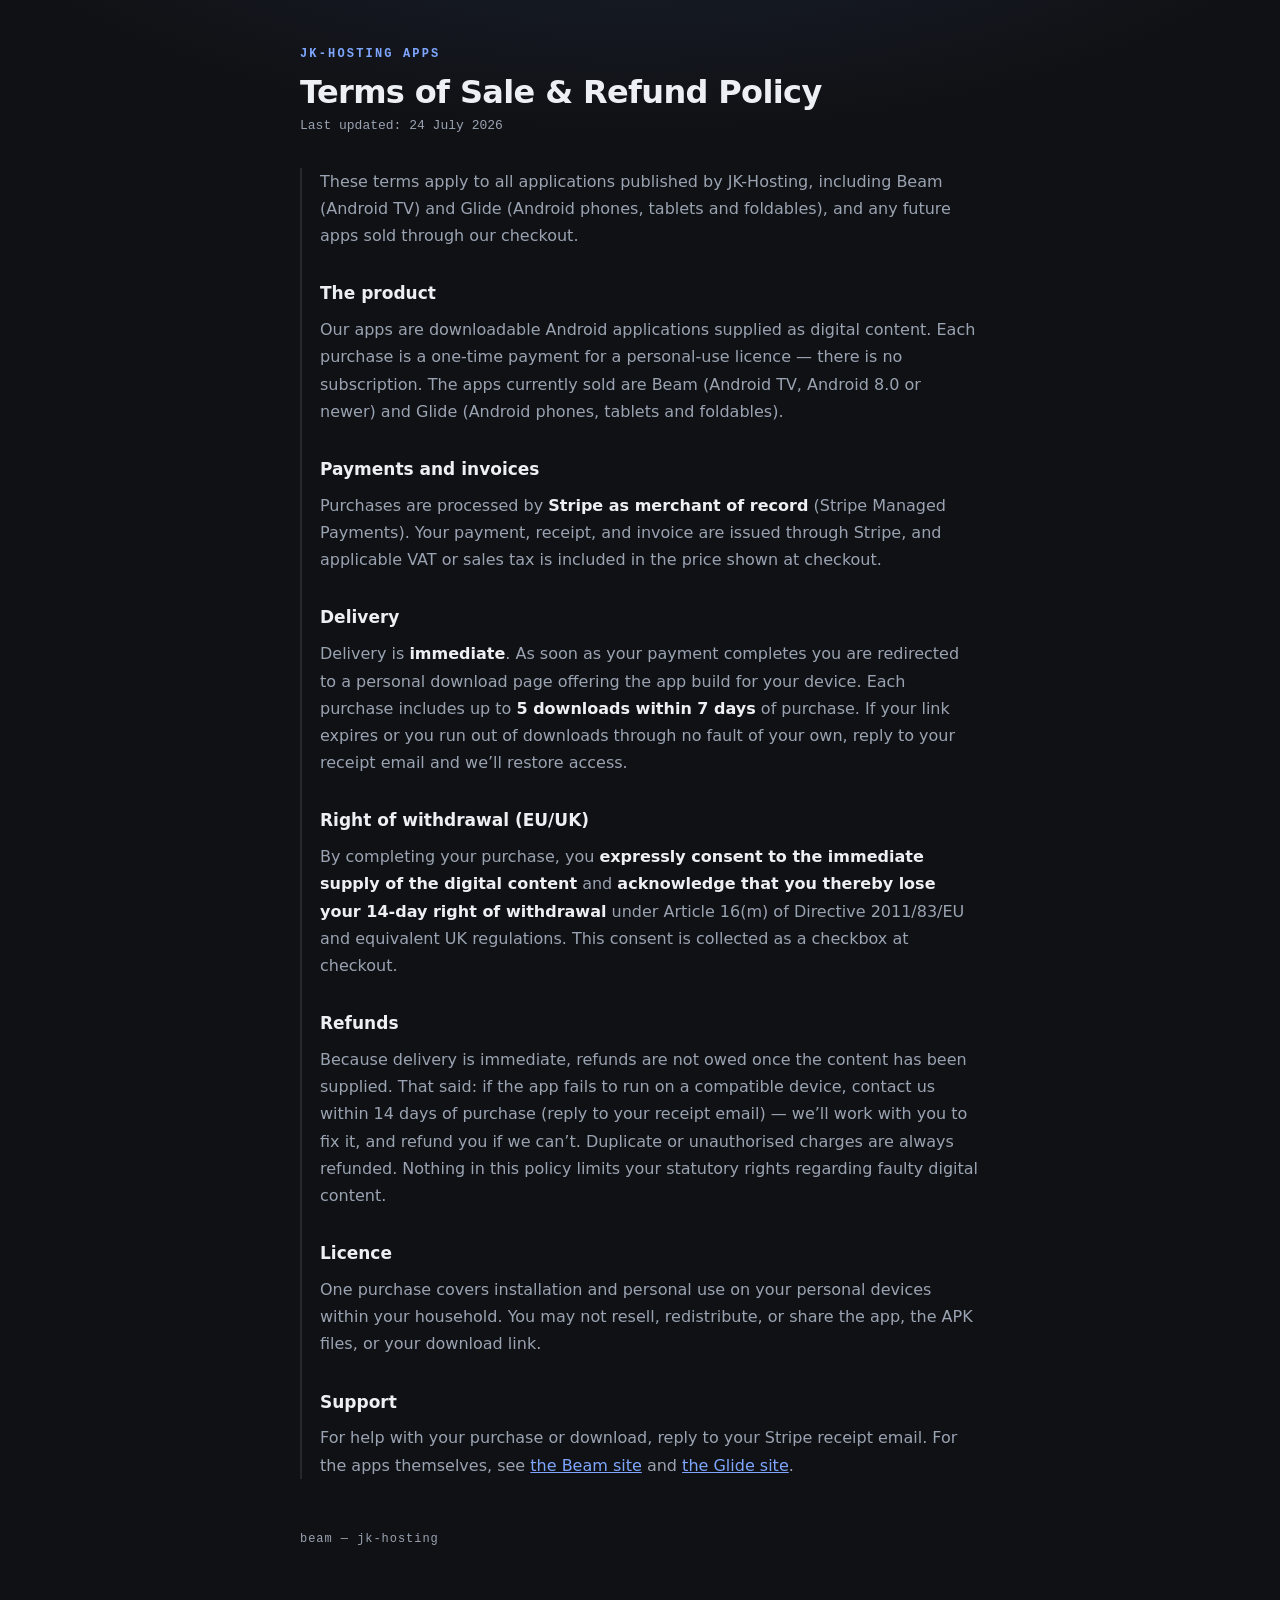
<file: docs/terms.html>
<!doctype html>
<html lang="en">
<head>
<meta charset="utf-8">
<meta name="viewport" content="width=device-width, initial-scale=1">
<title>JK-Hosting — Terms of Sale &amp; Refund Policy</title>
<style>
  :root {
    --ink: #ECEFF4; --dim: #9AA3B2; --ground: #101114;
    --panel: #17181C; --beam: #7EA6FF; --line: #262830;
  }
  * { box-sizing: border-box; margin: 0; }
  body {
    background:
      radial-gradient(1200px 500px at 50% -10%, #1A2233 0%, transparent 60%),
      var(--ground);
    color: var(--ink);
    font: 16px/1.7 system-ui, -apple-system, "Segoe UI", Roboto, sans-serif;
    padding: 48px 24px 64px;
  }
  main { max-width: 680px; margin: 0 auto; }
  .eyebrow {
    font: 600 12px/1 ui-monospace, "Cascadia Mono", Menlo, monospace;
    letter-spacing: .18em; text-transform: uppercase;
    color: var(--beam); margin-bottom: 14px;
  }
  h1 { font-size: 32px; line-height: 1.15; letter-spacing: -0.02em; margin-bottom: 8px; }
  .updated { color: var(--dim); font: 13px/1 ui-monospace, Menlo, monospace; margin-bottom: 36px; }
  h2 { font-size: 17px; margin: 30px 0 8px; }
  p, li { color: var(--dim); }
  strong { color: var(--ink); font-weight: 600; }
  section { border-left: 2px solid var(--line); padding-left: 18px; }
  a { color: var(--beam); }
  .foot { margin-top: 44px; }
  .foot a {
    color: var(--dim); text-decoration: none;
    font: 12px/1 ui-monospace, Menlo, monospace; letter-spacing: .08em;
  }
  .foot a:hover { color: var(--beam); }
</style>
</head>
<body>
<main>
  <p class="eyebrow">JK-Hosting apps</p>
  <h1>Terms of Sale &amp; Refund Policy</h1>
  <p class="updated">Last updated: 24 July 2026</p>

  <section>
    <p>These terms apply to all applications published by JK-Hosting, including
    Beam (Android TV) and Glide (Android phones, tablets and foldables), and any
    future apps sold through our checkout.</p>

    <h2>The product</h2>
    <p>Our apps are downloadable Android applications supplied as digital
    content. Each purchase is a one-time payment for a personal-use licence —
    there is no subscription. The apps currently sold are Beam (Android TV,
    Android 8.0 or newer) and Glide (Android phones, tablets and foldables).</p>

    <h2>Payments and invoices</h2>
    <p>Purchases are processed by <strong>Stripe as merchant of record</strong>
    (Stripe Managed Payments). Your payment, receipt, and invoice are issued
    through Stripe, and applicable VAT or sales tax is included in the price
    shown at checkout.</p>

    <h2>Delivery</h2>
    <p>Delivery is <strong>immediate</strong>. As soon as your payment completes
    you are redirected to a personal download page offering the app build for
    your device. Each purchase includes up to <strong>5 downloads
    within 7 days</strong> of purchase. If your link expires or you run out of
    downloads through no fault of your own, reply to your receipt email and
    we&rsquo;ll restore access.</p>

    <h2>Right of withdrawal (EU/UK)</h2>
    <p>By completing your purchase, you <strong>expressly consent to the
    immediate supply of the digital content</strong> and
    <strong>acknowledge that you thereby lose your 14-day right of
    withdrawal</strong> under Article 16(m) of Directive 2011/83/EU and
    equivalent UK regulations. This consent is collected as a checkbox at
    checkout.</p>

    <h2>Refunds</h2>
    <p>Because delivery is immediate, refunds are not owed once the content has
    been supplied. That said: if the app fails to run on a compatible
    device, contact us within 14 days of purchase (reply to your receipt email)
    — we&rsquo;ll work with you to fix it, and refund you if we can&rsquo;t.
    Duplicate or unauthorised charges are always refunded. Nothing in this
    policy limits your statutory rights regarding faulty digital content.</p>

    <h2>Licence</h2>
    <p>One purchase covers installation and personal use on your personal devices
    within your household. You may not resell, redistribute, or share the app,
    the APK files, or your download link.</p>

    <h2>Support</h2>
    <p>For help with your purchase or download, reply to your Stripe receipt
    email. For the apps themselves, see
    <a href="https://jk-hosting.github.io/Beam-TV-App/">the Beam site</a> and
    <a href="https://jk-hosting.github.io/Glide-App/">the Glide site</a>.</p>
  </section>

  <p class="foot"><a href="https://jk-hosting.github.io/Beam-TV-App/">beam — jk-hosting</a></p>
</main>
</body>
</html>
</file>
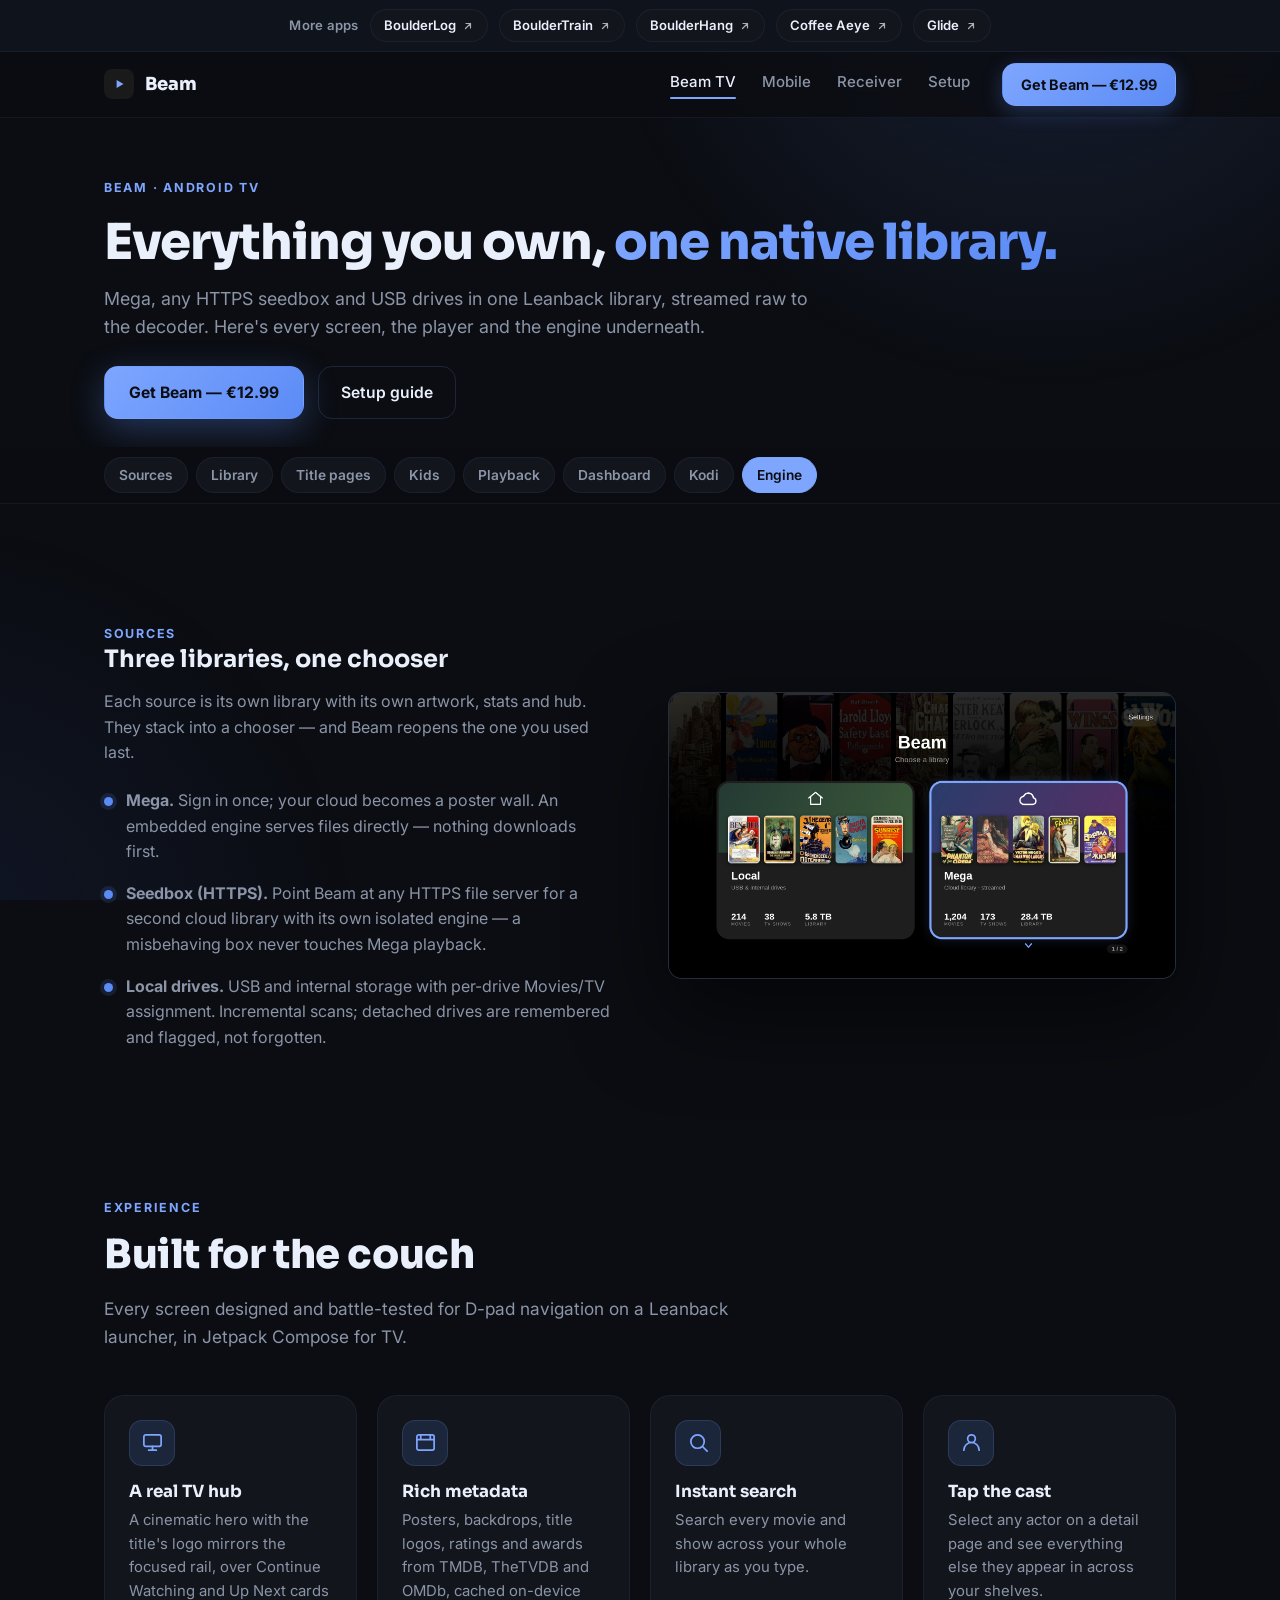
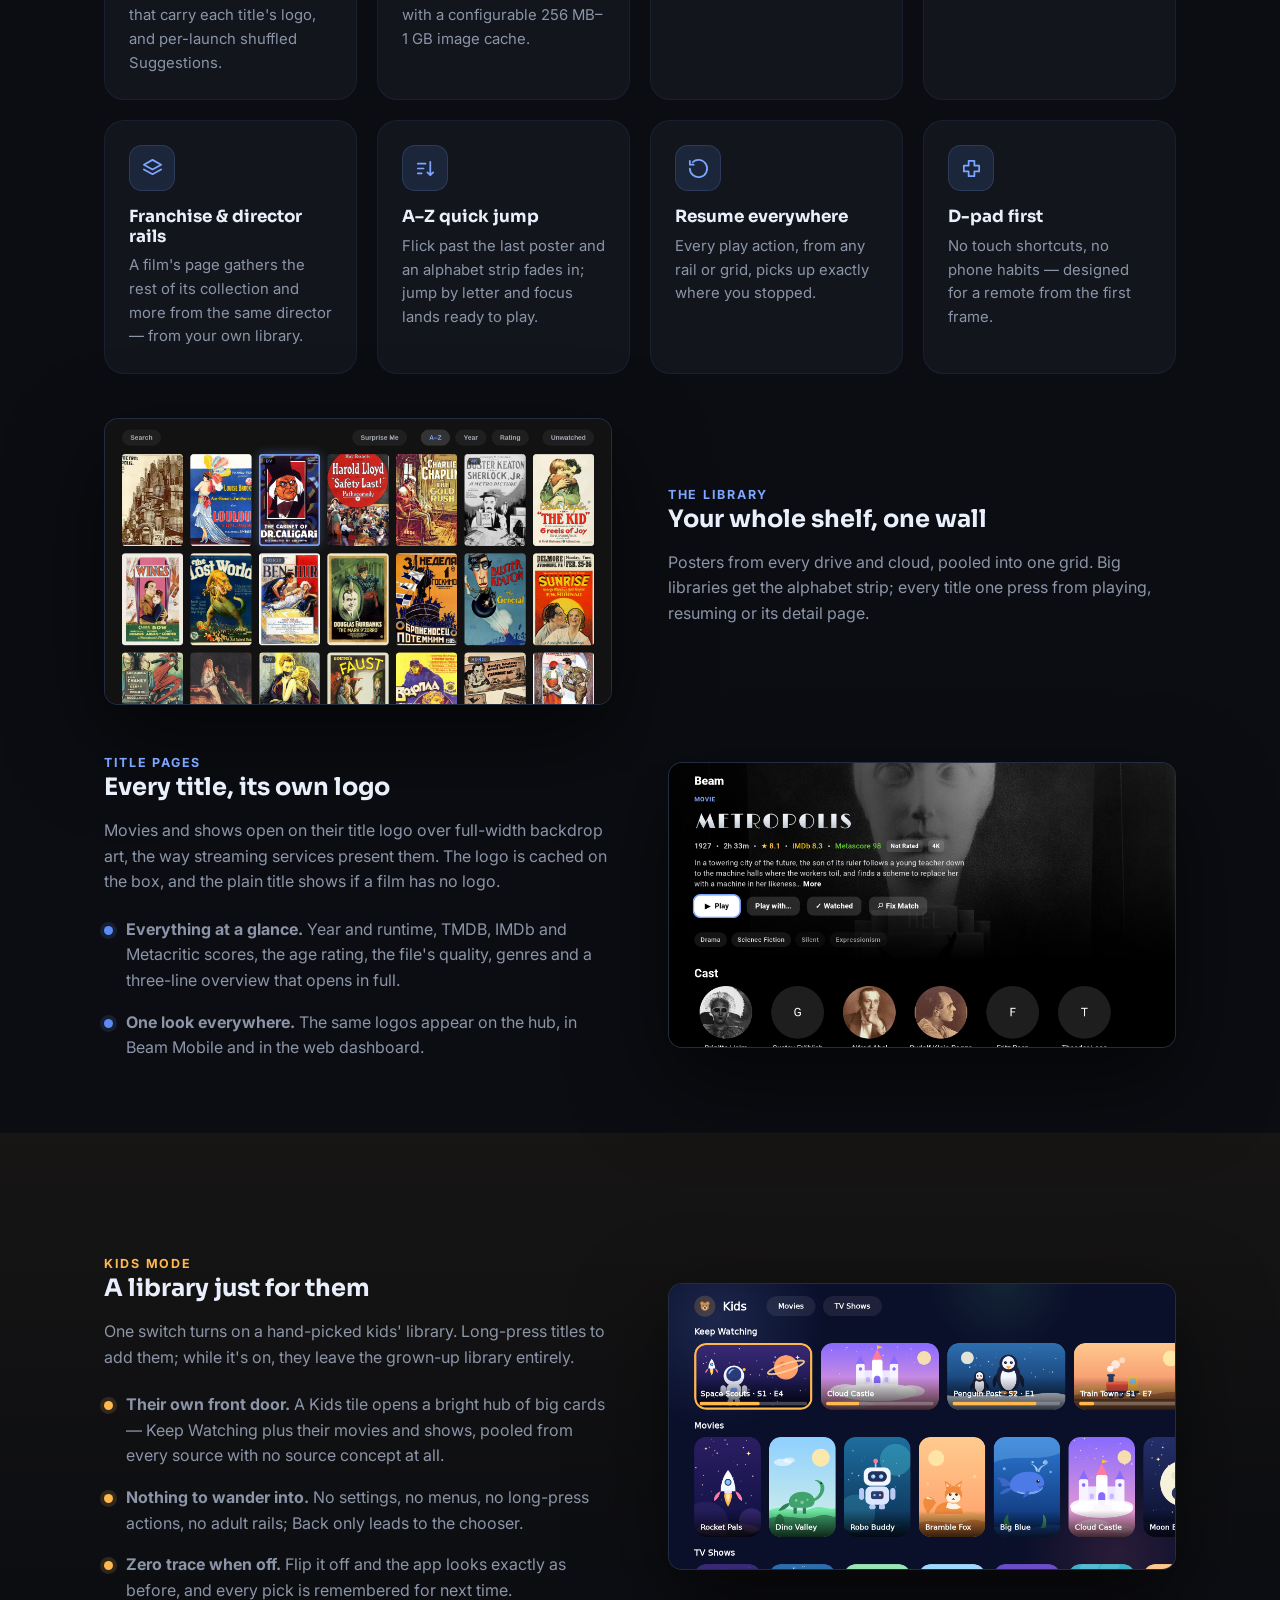
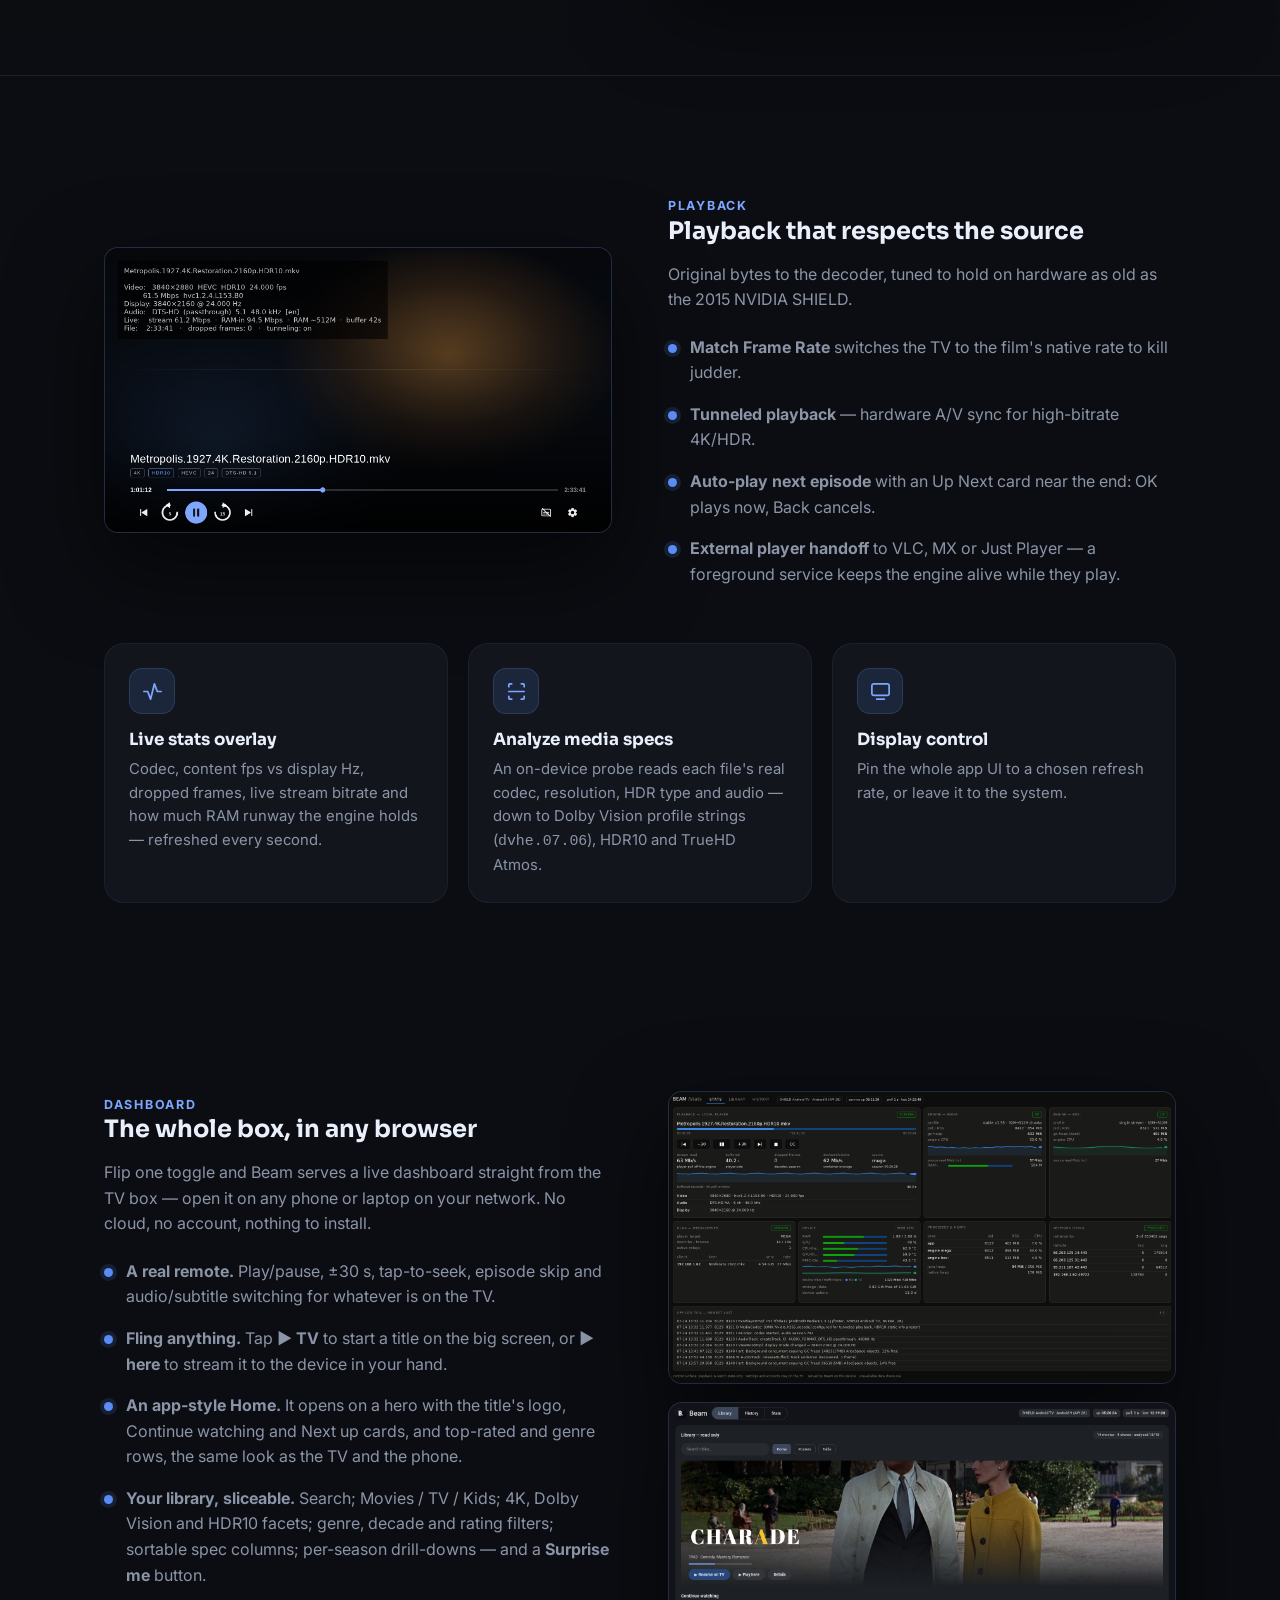
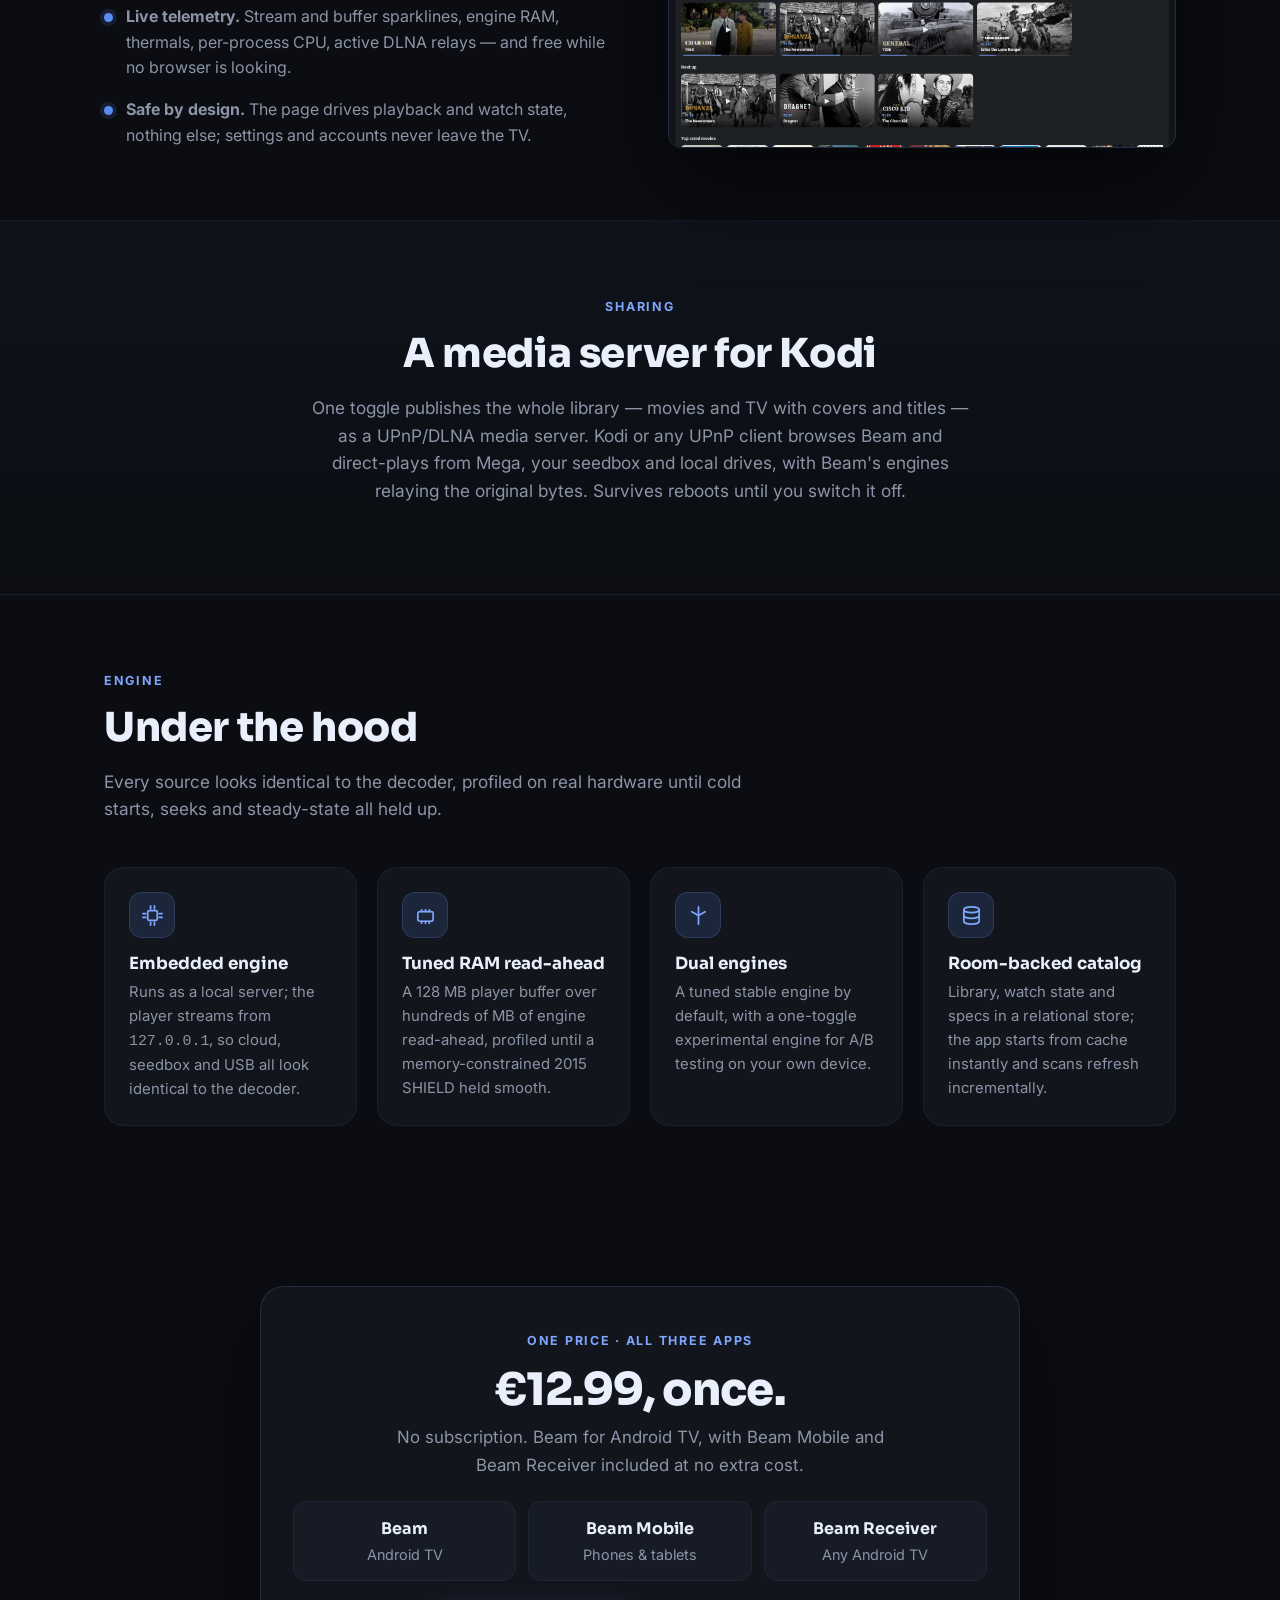
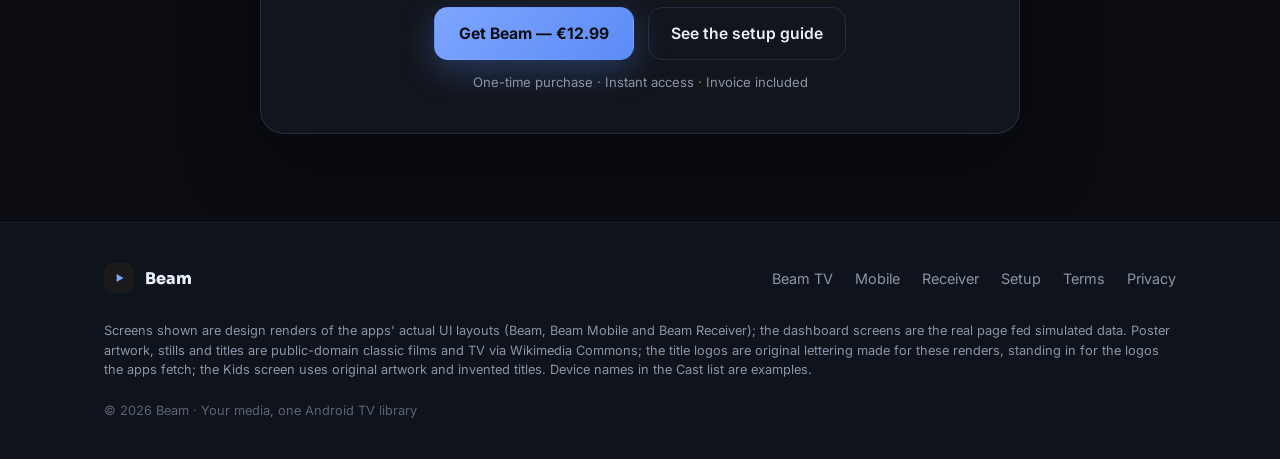
<file: docs/tv.html>
<!DOCTYPE html>
<html lang="en" class="has-subnav">
<head>
<meta charset="UTF-8">
<meta name="viewport" content="width=device-width, initial-scale=1">
<title>Beam for Android TV — sources, screens, player and engine</title>
<meta name="description" content="Beam for Android TV: Mega, seedbox and USB drives in one native Leanback library, title pages with logos, Kids Mode, raw playback, a browser dashboard and a Kodi media server.">
<meta name="theme-color" content="#0B0D12">
<meta property="og:type" content="website">
<meta property="og:title" content="Beam for Android TV — sources, screens, player and engine">
<meta property="og:description" content="Beam for Android TV: Mega, seedbox and USB drives in one native Leanback library, title pages with logos, Kids Mode, raw playback, a browser dashboard and a Kodi media server.">
<meta property="og:url" content="https://jk-hosting.github.io/Beam-TV-App/tv.html">
<meta property="og:image" content="https://jk-hosting.github.io/Beam-TV-App/screenshots/hub-v4.png">
<meta name="twitter:card" content="summary_large_image">
<meta name="twitter:title" content="Beam for Android TV — sources, screens, player and engine">
<meta name="twitter:description" content="Beam for Android TV: Mega, seedbox and USB drives in one native Leanback library, title pages with logos, Kids Mode, raw playback, a browser dashboard and a Kodi media server.">
<meta name="twitter:image" content="https://jk-hosting.github.io/Beam-TV-App/screenshots/hub-v4.png">
<link rel="icon" href="data:image/svg+xml,<svg xmlns='http://www.w3.org/2000/svg' viewBox='0 0 100 100'><rect width='100' height='100' rx='20' fill='%231A1A1A'/><polygon points='35,25 78,50 35,75' fill='%237EA6FF'/></svg>">
<link rel="preconnect" href="https://fonts.googleapis.com">
<link rel="preconnect" href="https://fonts.gstatic.com" crossorigin>
<link href="https://fonts.googleapis.com/css2?family=Inter:wght@400;500;600;700&family=Sora:wght@600;700;800&display=swap" rel="stylesheet">
<link rel="stylesheet" href="site.css">
</head>
<body id="top">

<div class="appbar">
  <span class="lbl">More apps</span>
  <a href="https://jk-hosting.github.io/BoulderLog-App/">BoulderLog<svg viewBox="0 0 24 24" fill="none" stroke="currentColor" stroke-width="2.4" stroke-linecap="round" stroke-linejoin="round"><path d="M7 17 17 7M8 7h9v9"/></svg></a>
  <a href="https://jk-hosting.github.io/BoulderTrain-App/">BoulderTrain<svg viewBox="0 0 24 24" fill="none" stroke="currentColor" stroke-width="2.4" stroke-linecap="round" stroke-linejoin="round"><path d="M7 17 17 7M8 7h9v9"/></svg></a>
  <a href="https://jk-hosting.github.io/BoulderHang-App/">BoulderHang<svg viewBox="0 0 24 24" fill="none" stroke="currentColor" stroke-width="2.4" stroke-linecap="round" stroke-linejoin="round"><path d="M7 17 17 7M8 7h9v9"/></svg></a>
  <a href="https://jk-hosting.github.io/CoffeeAeye-App/">Coffee Aeye<svg viewBox="0 0 24 24" fill="none" stroke="currentColor" stroke-width="2.4" stroke-linecap="round" stroke-linejoin="round"><path d="M7 17 17 7M8 7h9v9"/></svg></a>
  <a href="https://jk-hosting.github.io/Glide-App/">Glide<svg viewBox="0 0 24 24" fill="none" stroke="currentColor" stroke-width="2.4" stroke-linecap="round" stroke-linejoin="round"><path d="M7 17 17 7M8 7h9v9"/></svg></a>
</div>

<nav>
  <div class="wrap">
    <a href="index.html" class="brand"><span class="mark"><svg viewBox="0 0 100 100"><polygon points="35,25 78,50 35,75" fill="#7EA6FF"/></svg></span>Beam</a>
    <div class="navlinks" id="navlinks">
      <a href="tv.html" aria-current="page">Beam TV</a>
      <a href="mobile.html">Mobile</a>
      <a href="receiver.html">Receiver</a>
      <a href="setup.html">Setup</a>
      <a class="menu-cta" href="https://buy.stripe.com/8x27sEbTx3Ks7jx2VD5wI00">Get Beam — €12.99</a>
    </div>
    <a class="btn small nav-cta" href="https://buy.stripe.com/8x27sEbTx3Ks7jx2VD5wI00">Get Beam — €12.99</a>
    <button class="menu-btn" type="button" aria-label="Menu" aria-controls="navlinks" aria-expanded="false"><svg viewBox="0 0 24 24" fill="none" stroke="currentColor" stroke-width="2" stroke-linecap="round"><path d="M4 7h16M4 12h16M4 17h16"/></svg></button>
  </div>
</nav>

<header class="phero">
  <div class="wrap">
    <span class="eyebrow">Beam · Android TV</span>
    <h1>Everything you own, <span class="accent">one native library.</span></h1>
    <p class="lead">Mega, any HTTPS seedbox and USB drives in one Leanback library, streamed raw to the decoder. Here's every screen, the player and the engine underneath.</p>
    <div class="cta-row">
      <a class="btn" href="https://buy.stripe.com/8x27sEbTx3Ks7jx2VD5wI00">Get Beam — €12.99</a>
      <a class="btn-ghost" href="setup.html">Setup guide</a>
    </div>
  </div>
</header>

<div class="subnav" aria-label="On this page">
  <div class="wrap">
    <a href="#sources">Sources</a>
    <a href="#experience">Library</a>
    <a href="#title-pages">Title pages</a>
    <a href="#kids">Kids</a>
    <a href="#playback">Playback</a>
    <a href="#dashboard">Dashboard</a>
    <a href="#sharing">Kodi</a>
    <a href="#engine">Engine</a>
  </div>
</div>

<section id="sources">
  <div class="wrap">
    <div class="split">
      <div class="txt">
        <span class="eyebrow">Sources</span>
        <h2>Three libraries, one chooser</h2>
        <p class="muted">Each source is its own library with its own artwork, stats and hub. They stack into a chooser — and Beam reopens the one you used last.</p>
        <div class="sub">
          <div class="item"><span class="dot"></span><span><b>Mega.</b> Sign in once; your cloud becomes a poster wall. An embedded engine serves files directly — nothing downloads first.</span></div>
          <div class="item"><span class="dot"></span><span><b>Seedbox (HTTPS).</b> Point Beam at any HTTPS file server for a second cloud library with its own isolated engine — a misbehaving box never touches Mega playback.</span></div>
          <div class="item"><span class="dot"></span><span><b>Local drives.</b> USB and internal storage with per-drive Movies/TV assignment. Incremental scans; detached drives are remembered and flagged, not forgotten.</span></div>
        </div>
      </div>
      <div class="screens">
        <div class="screen"><img src="screenshots/chooser-v2.png" alt="Source chooser — Mega, seedbox, local drives and Kids"></div>
      </div>
    </div>
  </div>
</section>

<section id="experience">
  <div class="wrap">
    <div class="section-head">
      <span class="eyebrow">Experience</span>
      <h2>Built for the couch</h2>
      <p>Every screen designed and battle-tested for D-pad navigation on a Leanback launcher, in Jetpack Compose for TV.</p>
    </div>
    <div class="grid4">
      <div class="fcard"><div class="ico"><svg viewBox="0 0 24 24" fill="none" stroke="currentColor" stroke-width="1.8" stroke-linecap="round" stroke-linejoin="round"><rect x="3" y="4" width="18" height="12" rx="2"/><path d="M8 20h8M12 16v4"/></svg></div><h3>A real TV hub</h3><p>A cinematic hero with the title's logo mirrors the focused rail, over Continue Watching and Up Next cards that carry each title's logo, and per-launch shuffled Suggestions.</p></div>
      <div class="fcard"><div class="ico"><svg viewBox="0 0 24 24" fill="none" stroke="currentColor" stroke-width="1.8" stroke-linecap="round" stroke-linejoin="round"><rect x="3" y="4" width="18" height="16" rx="2"/><path d="M3 9h18M7 4v5M17 4v5"/></svg></div><h3>Rich metadata</h3><p>Posters, backdrops, title logos, ratings and awards from TMDB, TheTVDB and OMDb, cached on-device with a configurable 256 MB–1 GB image cache.</p></div>
      <div class="fcard"><div class="ico"><svg viewBox="0 0 24 24" fill="none" stroke="currentColor" stroke-width="1.8" stroke-linecap="round" stroke-linejoin="round"><circle cx="11" cy="11" r="7"/><path d="M21 21l-4.3-4.3"/></svg></div><h3>Instant search</h3><p>Search every movie and show across your whole library as you type.</p></div>
      <div class="fcard"><div class="ico"><svg viewBox="0 0 24 24" fill="none" stroke="currentColor" stroke-width="1.8" stroke-linecap="round" stroke-linejoin="round"><circle cx="12" cy="8" r="4"/><path d="M4 20a8 8 0 0 1 16 0"/></svg></div><h3>Tap the cast</h3><p>Select any actor on a detail page and see everything else they appear in across your shelves.</p></div>
      <div class="fcard"><div class="ico"><svg viewBox="0 0 24 24" fill="none" stroke="currentColor" stroke-width="1.8" stroke-linecap="round" stroke-linejoin="round"><path d="M12 3 3 8l9 5 9-5-9-5Z"/><path d="M3 13l9 5 9-5"/></svg></div><h3>Franchise &amp; director rails</h3><p>A film's page gathers the rest of its collection and more from the same director — from your own library.</p></div>
      <div class="fcard"><div class="ico"><svg viewBox="0 0 24 24" fill="none" stroke="currentColor" stroke-width="1.8" stroke-linecap="round" stroke-linejoin="round"><path d="M4 7h8M4 12h6M4 17h4"/><path d="M17 5v14M17 19l3-3M17 19l-3-3"/></svg></div><h3>A–Z quick jump</h3><p>Flick past the last poster and an alphabet strip fades in; jump by letter and focus lands ready to play.</p></div>
      <div class="fcard"><div class="ico"><svg viewBox="0 0 24 24" fill="none" stroke="currentColor" stroke-width="1.8" stroke-linecap="round" stroke-linejoin="round"><path d="M3 12a9 9 0 1 0 3-6.7"/><path d="M3 4v4h4"/></svg></div><h3>Resume everywhere</h3><p>Every play action, from any rail or grid, picks up exactly where you stopped.</p></div>
      <div class="fcard"><div class="ico"><svg viewBox="0 0 24 24" fill="none" stroke="currentColor" stroke-width="1.8" stroke-linecap="round" stroke-linejoin="round"><path d="M9 4h6v5h5v6h-5v5H9v-5H4V9h5V4Z"/></svg></div><h3>D-pad first</h3><p>No touch shortcuts, no phone habits — designed for a remote from the first frame.</p></div>
    </div>
    <div class="split" style="margin-top:44px">
      <div class="screens"><div class="screen"><img src="screenshots/grid-v4.png" alt="Movie library grid with the A–Z quick-jump strip"></div></div>
      <div class="txt">
        <span class="eyebrow">The library</span>
        <h2>Your whole shelf, one wall</h2>
        <p class="muted">Posters from every drive and cloud, pooled into one grid. Big libraries get the alphabet strip; every title one press from playing, resuming or its detail page.</p>
      </div>
    </div>
    <div class="split" id="title-pages" style="margin-top:44px">
      <div class="txt">
        <span class="eyebrow">Title pages</span>
        <h2>Every title, its own logo</h2>
        <p class="muted">Movies and shows open on their title logo over full-width backdrop art, the way streaming services present them. The logo is cached on the box, and the plain title shows if a film has no logo.</p>
        <div class="sub">
          <div class="item"><span class="dot"></span><span><b>Everything at a glance.</b> Year and runtime, TMDB, IMDb and Metacritic scores, the age rating, the file's quality, genres and a three-line overview that opens in full.</span></div>
          <div class="item"><span class="dot"></span><span><b>One look everywhere.</b> The same logos appear on the hub, in Beam Mobile and in the web dashboard.</span></div>
        </div>
      </div>
      <div class="screens"><div class="screen"><img src="screenshots/detail-v1.png" alt="Movie title page — the title logo over a full-width backdrop, with ratings, actions, genres and the cast row" loading="lazy"></div></div>
    </div>
  </div>
</section>

<section id="kids" class="kids-band">
  <div class="wrap">
    <div class="split">
      <div class="txt">
        <span class="eyebrow kids">Kids Mode</span>
        <h2>A library just for them</h2>
        <p class="muted">One switch turns on a hand-picked kids' library. Long-press titles to add them; while it's on, they leave the grown-up library entirely.</p>
        <div class="sub kids">
          <div class="item"><span class="dot"></span><span><b>Their own front door.</b> A Kids tile opens a bright hub of big cards — Keep Watching plus their movies and shows, pooled from every source with no source concept at all.</span></div>
          <div class="item"><span class="dot"></span><span><b>Nothing to wander into.</b> No settings, no menus, no long-press actions, no adult rails; Back only leads to the chooser.</span></div>
          <div class="item"><span class="dot"></span><span><b>Zero trace when off.</b> Flip it off and the app looks exactly as before, and every pick is remembered for next time.</span></div>
        </div>
      </div>
      <div class="screens"><div class="screen"><img src="screenshots/kids-v1.png" alt="The Kids hub — Keep Watching, Movies and TV Shows rails of big picture cards"></div></div>
    </div>
  </div>
</section>

<section id="playback">
  <div class="wrap">
    <div class="split rev">
      <div class="txt">
        <span class="eyebrow">Playback</span>
        <h2>Playback that respects the source</h2>
        <p class="muted">Original bytes to the decoder, tuned to hold on hardware as old as the 2015 NVIDIA SHIELD.</p>
        <div class="sub">
          <div class="item"><span class="dot"></span><span><b>Match Frame Rate</b> switches the TV to the film's native rate to kill judder.</span></div>
          <div class="item"><span class="dot"></span><span><b>Tunneled playback</b> — hardware A/V sync for high-bitrate 4K/HDR.</span></div>
          <div class="item"><span class="dot"></span><span><b>Auto-play next episode</b> with an Up Next card near the end: OK plays now, Back cancels.</span></div>
          <div class="item"><span class="dot"></span><span><b>External player handoff</b> to VLC, MX or Just Player — a foreground service keeps the engine alive while they play.</span></div>
        </div>
      </div>
      <div class="screens"><div class="screen"><img src="screenshots/player-v3.png" alt="Player with the live stats overlay — codec, fps, bitrate and engine RAM"></div></div>
    </div>
    <div class="grid3" style="margin-top:56px">
      <div class="fcard"><div class="ico"><svg viewBox="0 0 24 24" fill="none" stroke="currentColor" stroke-width="1.8" stroke-linecap="round" stroke-linejoin="round"><path d="M3 12h4l3 8 4-16 3 8h4"/></svg></div><h3>Live stats overlay</h3><p>Codec, content fps vs display Hz, dropped frames, live stream bitrate and how much RAM runway the engine holds — refreshed every second.</p></div>
      <div class="fcard"><div class="ico"><svg viewBox="0 0 24 24" fill="none" stroke="currentColor" stroke-width="1.8" stroke-linecap="round" stroke-linejoin="round"><path d="M4 7V5a1 1 0 0 1 1-1h2M17 4h2a1 1 0 0 1 1 1v2M20 17v2a1 1 0 0 1-1 1h-2M7 20H5a1 1 0 0 1-1-1v-2M4 12h16"/></svg></div><h3>Analyze media specs</h3><p>An on-device probe reads each file's real codec, resolution, HDR type and audio — down to Dolby Vision profile strings (<code>dvhe.07.06</code>), HDR10 and TrueHD Atmos.</p></div>
      <div class="fcard"><div class="ico"><svg viewBox="0 0 24 24" fill="none" stroke="currentColor" stroke-width="1.8" stroke-linecap="round" stroke-linejoin="round"><rect x="3" y="4" width="18" height="12" rx="2"/><path d="M8 20h8"/></svg></div><h3>Display control</h3><p>Pin the whole app UI to a chosen refresh rate, or leave it to the system.</p></div>
    </div>
  </div>
</section>

<section id="dashboard">
  <div class="wrap">
    <div class="split">
      <div class="txt">
        <span class="eyebrow">Dashboard</span>
        <h2>The whole box, in any browser</h2>
        <p class="muted">Flip one toggle and Beam serves a live dashboard straight from the TV box — open it on any phone or laptop on your network. No cloud, no account, nothing to install.</p>
        <div class="sub">
          <div class="item"><span class="dot"></span><span><b>A real remote.</b> Play/pause, ±30 s, tap-to-seek, episode skip and audio/subtitle switching for whatever is on the TV.</span></div>
          <div class="item"><span class="dot"></span><span><b>Fling anything.</b> Tap <b>▶ TV</b> to start a title on the big screen, or <b>▶ here</b> to stream it to the device in your hand.</span></div>
          <div class="item"><span class="dot"></span><span><b>An app-style Home.</b> It opens on a hero with the title's logo, Continue watching and Next up cards, and top-rated and genre rows, the same look as the TV and the phone.</span></div>
          <div class="item"><span class="dot"></span><span><b>Your library, sliceable.</b> Search; Movies / TV / Kids; 4K, Dolby Vision and HDR10 facets; genre, decade and rating filters; sortable spec columns; per-season drill-downs — and a <b>Surprise me</b> button.</span></div>
          <div class="item"><span class="dot"></span><span><b>Live telemetry.</b> Stream and buffer sparklines, engine RAM, thermals, per-process CPU, active DLNA relays — and free while no browser is looking.</span></div>
          <div class="item"><span class="dot"></span><span><b>Safe by design.</b> The page drives playback and watch state, nothing else; settings and accounts never leave the TV.</span></div>
        </div>
      </div>
      <div class="screens">
        <div class="screen"><img src="screenshots/dashboard-v1.png" alt="Web dashboard — live playback and device telemetry"></div>
        <div class="screen"><img src="screenshots/dashboard-home-v1.png" alt="Web dashboard — app-style Home with a title-logo hero, Continue watching and Next up cards"></div>
      </div>
    </div>
  </div>
</section>

<section id="sharing" class="band">
  <div class="wrap">
    <div class="section-head center">
      <span class="eyebrow">Sharing</span>
      <h2>A media server for Kodi</h2>
      <p>One toggle publishes the whole library — movies and TV with covers and titles — as a UPnP/DLNA media server. Kodi or any UPnP client browses Beam and direct-plays from Mega, your seedbox and local drives, with Beam's engines relaying the original bytes. Survives reboots until you switch it off.</p>
    </div>
  </div>
</section>

<section id="engine">
  <div class="wrap">
    <div class="section-head">
      <span class="eyebrow">Engine</span>
      <h2>Under the hood</h2>
      <p>Every source looks identical to the decoder, profiled on real hardware until cold starts, seeks and steady-state all held up.</p>
    </div>
    <div class="grid4">
      <div class="fcard"><div class="ico"><svg viewBox="0 0 24 24" fill="none" stroke="currentColor" stroke-width="1.8" stroke-linecap="round" stroke-linejoin="round"><rect x="7" y="7" width="10" height="10" rx="1.5"/><path d="M10 2v3M14 2v3M10 19v3M14 19v3M2 10h3M2 14h3M19 10h3M19 14h3"/></svg></div><h3>Embedded engine</h3><p>Runs as a local server; the player streams from <code>127.0.0.1</code>, so cloud, seedbox and USB all look identical to the decoder.</p></div>
      <div class="fcard"><div class="ico"><svg viewBox="0 0 24 24" fill="none" stroke="currentColor" stroke-width="1.8" stroke-linecap="round" stroke-linejoin="round"><rect x="4" y="8" width="16" height="10" rx="2"/><path d="M8 8V6M12 8V6M16 8V6M8 18v2M12 18v2M16 18v2"/></svg></div><h3>Tuned RAM read-ahead</h3><p>A 128 MB player buffer over hundreds of MB of engine read-ahead, profiled until a memory-constrained 2015 SHIELD held smooth.</p></div>
      <div class="fcard"><div class="ico"><svg viewBox="0 0 24 24" fill="none" stroke="currentColor" stroke-width="1.8" stroke-linecap="round" stroke-linejoin="round"><path d="M12 3v18M5 8l7 4 7-4"/></svg></div><h3>Dual engines</h3><p>A tuned stable engine by default, with a one-toggle experimental engine for A/B testing on your own device.</p></div>
      <div class="fcard"><div class="ico"><svg viewBox="0 0 24 24" fill="none" stroke="currentColor" stroke-width="1.8" stroke-linecap="round" stroke-linejoin="round"><ellipse cx="12" cy="6" rx="8" ry="3"/><path d="M4 6v12c0 1.7 3.6 3 8 3s8-1.3 8-3V6M4 12c0 1.7 3.6 3 8 3s8-1.3 8-3"/></svg></div><h3>Room-backed catalog</h3><p>Library, watch state and specs in a relational store; the app starts from cache instantly and scans refresh incrementally.</p></div>
    </div>
  </div>
</section>

<section class="closer" id="price">
  <div class="wrap">
    <div class="price">
      <span class="eyebrow">One price · all three apps</span>
      <h2>€12.99, once.</h2>
      <p>No subscription. Beam for Android TV, with Beam Mobile and Beam Receiver included at no extra cost.</p>
      <ul class="incl">
        <li><b>Beam</b>Android TV</li>
        <li><b>Beam Mobile</b>Phones &amp; tablets</li>
        <li><b>Beam Receiver</b>Any Android TV</li>
      </ul>
      <div class="cta-row">
        <a class="btn" href="https://buy.stripe.com/8x27sEbTx3Ks7jx2VD5wI00">Get Beam — €12.99</a>
        <a class="btn-ghost" href="setup.html">See the setup guide</a>
      </div>
      <div class="cta-note">One-time purchase · Instant access · Invoice included</div>
    </div>
  </div>
</section>

<footer>
  <div class="wrap">
    <a href="index.html" class="brand"><span class="mark"><svg viewBox="0 0 100 100"><polygon points="35,25 78,50 35,75" fill="#7EA6FF"/></svg></span>Beam</a>
    <div class="fnav">
      <a href="tv.html">Beam TV</a>
      <a href="mobile.html">Mobile</a>
      <a href="receiver.html">Receiver</a>
      <a href="setup.html">Setup</a>
      <a href="terms.html">Terms</a>
      <a href="privacy.html">Privacy</a>
    </div>
    <div class="disc">Screens shown are design renders of the apps' actual UI layouts (Beam, Beam Mobile and Beam Receiver); the dashboard screens are the real page fed simulated data. Poster artwork, stills and titles are public-domain classic films and TV via Wikimedia Commons; the title logos are original lettering made for these renders, standing in for the logos the apps fetch; the Kids screen uses original artwork and invented titles. Device names in the Cast list are examples.</div>
    <div class="copy">© 2026 Beam · Your media, one Android TV library</div>
  </div>
</footer>

<a class="totop" href="#top" aria-label="Back to top"><svg viewBox="0 0 24 24" fill="none" stroke="currentColor" stroke-width="2.2" stroke-linecap="round" stroke-linejoin="round"><path d="M12 19V5M6 11l6-6 6 6"/></svg></a>
<script src="site.js"></script>
</body>
</html>
</file>
<file: docs/site.css>
/* Beam site: shared styles for every page. */
:root{
  --bg:#0B0D12; --bg2:#0F131B; --card:#12151C; --card2:#171B26;
  --line:rgba(126,166,255,.16); --line2:rgba(126,166,255,.08);
  --accent:#7EA6FF; --accent-bright:#5B8BF5; --accent-deep:#3A5CC0;
  --ink:#EAF0FB; --muted:#8B95A7; --kids:#FFB84D; --maxw:1120px;
}
*{box-sizing:border-box}
html{scroll-behavior:smooth}
body{
  margin:0; background:var(--bg); color:var(--ink);
  font-family:'Inter',system-ui,-apple-system,Segoe UI,Roboto,sans-serif;
  line-height:1.6; -webkit-font-smoothing:antialiased; overflow-x:hidden;
}
body::before{
  content:""; position:fixed; inset:0; z-index:-1; pointer-events:none;
  background:
    radial-gradient(60vw 60vw at 82% -8%, rgba(91,139,245,.16), transparent 60%),
    radial-gradient(55vw 55vw at -5% 105%, rgba(58,92,192,.12), transparent 60%);
}
a{color:inherit; text-decoration:none}
img{max-width:100%; display:block}
h1,h2,h3{font-family:'Sora',system-ui,sans-serif; line-height:1.15; margin:0}
.wrap{max-width:var(--maxw); margin:0 auto; padding:0 24px}
.eyebrow{font-size:.78rem; font-weight:700; letter-spacing:.14em; text-transform:uppercase; color:var(--accent)}
.eyebrow.kids{color:var(--kids)}
.muted{color:var(--muted)}

/* APP BAR */
.appbar{
  display:flex; justify-content:center; align-items:center; gap:11px; flex-wrap:wrap;
  padding:9px 24px; font-size:.82rem; color:var(--muted);
  background:var(--bg2); border-bottom:1px solid var(--line2);
}
.appbar .lbl{font-weight:600; letter-spacing:.02em}
.appbar a{
  display:inline-flex; align-items:center; gap:6px; font-weight:600; color:var(--ink);
  padding:5px 13px; border-radius:999px; background:var(--card); border:1px solid var(--line2);
  transition:border-color .2s, color .2s;
}
.appbar a:hover{border-color:var(--accent); color:var(--accent)}
.appbar a svg{width:12px; height:12px; opacity:.7}

/* NAV */
nav{
  position:sticky; top:0; z-index:50; height:66px; display:flex; align-items:center;
  background:rgba(11,13,18,.82); backdrop-filter:blur(14px);
  border-bottom:1px solid var(--line2);
}
nav .wrap{display:flex; align-items:center; gap:24px; width:100%}
.brand{display:flex; align-items:center; gap:11px; font-family:'Sora',sans-serif; font-weight:800; font-size:1.12rem}
.brand .mark{width:30px; height:30px; border-radius:8px; background:#1A1A1A; display:grid; place-items:center}
.brand .mark svg{width:16px; height:16px}
.navlinks{display:flex; gap:26px; margin-left:auto; font-size:.94rem; font-weight:500}
.navlinks a{color:var(--muted); transition:color .2s}
.navlinks a:hover{color:var(--ink)}
.nav-cta{margin-left:8px}

/* BUTTONS */
.btn{
  display:inline-flex; align-items:center; gap:9px; font-weight:700; font-size:.98rem;
  padding:13px 24px; border-radius:14px; border:1px solid transparent; cursor:pointer;
  background:linear-gradient(135deg,var(--accent),var(--accent-bright)); color:#0b0d12;
  box-shadow:0 10px 34px rgba(91,139,245,.32); transition:transform .18s, box-shadow .18s;
}
.btn:hover{transform:translateY(-2px); box-shadow:0 16px 44px rgba(91,139,245,.45)}
.btn svg{width:18px; height:18px}
.btn-ghost{
  display:inline-flex; align-items:center; gap:8px; font-weight:600; font-size:.98rem;
  padding:13px 22px; border-radius:14px; background:transparent; color:var(--ink);
  border:1px solid var(--line); transition:border-color .2s, background .2s;
}
.btn-ghost:hover{border-color:var(--accent); background:rgba(126,166,255,.06)}
.btn.small{padding:9px 18px; font-size:.9rem; box-shadow:0 6px 20px rgba(91,139,245,.28)}

/* HERO */
.hero{padding:66px 0 40px; position:relative}
.hero-grid{display:grid; grid-template-columns:1fr 1.12fr; gap:48px; align-items:center}
.hero h1{font-size:clamp(2.3rem,5vw,3.4rem); font-weight:800; letter-spacing:-.02em; margin:16px 0}
.hero h1 .accent{background:linear-gradient(120deg,var(--accent),var(--accent-bright)); -webkit-background-clip:text; background-clip:text; -webkit-text-fill-color:transparent}
.hero p.lead{font-size:1.15rem; color:var(--muted); max-width:520px}
.cta-row{display:flex; gap:14px; flex-wrap:wrap; margin-top:28px; align-items:center}
.cta-note{font-size:.82rem; color:var(--muted); margin-top:12px}
.pills{display:flex; flex-wrap:wrap; gap:10px; margin-top:26px}
.pill{
  font-size:.82rem; font-weight:600; padding:7px 14px; border-radius:999px;
  background:var(--card); border:1px solid var(--line2); color:var(--ink);
}
.pill b{color:var(--accent)}

/* SCREEN FRAME (16:9 TV) */
.screen{
  border-radius:14px; border:1px solid var(--line); overflow:hidden;
  box-shadow:0 34px 90px rgba(0,0,0,.6); background:var(--card);
}
.hero-art .screen{transform:perspective(1600px) rotateY(-5deg) rotateX(2deg)}

/* STEPS */
.steps{
  display:grid; grid-template-columns:1fr auto 1fr auto 1fr; align-items:center; gap:14px;
  max-width:820px; margin:12px auto 0;
}
.step{display:flex; flex-direction:column; align-items:center; text-align:center; gap:8px}
.step .num{
  width:42px; height:42px; border-radius:50%; display:grid; place-items:center;
  font-family:'Sora',sans-serif; font-weight:700; color:#0b0d12;
  background:linear-gradient(135deg,var(--accent),var(--accent-deep));
  box-shadow:0 8px 24px rgba(91,139,245,.4);
}
.step .lbl{font-family:'Sora',sans-serif; font-weight:700; letter-spacing:.06em; font-size:.95rem}
.arrow{color:var(--accent); font-size:1.4rem; opacity:.6}

/* SECTIONS */
section{padding:72px 0}
.section-head{max-width:660px}
.section-head.center{margin:0 auto; text-align:center}
.section-head h2{font-size:clamp(1.8rem,3.6vw,2.5rem); font-weight:800; letter-spacing:-.01em; margin:12px 0}
.section-head p{color:var(--muted); font-size:1.08rem}
.split{display:grid; grid-template-columns:1fr 1fr; gap:56px; align-items:center; margin-top:44px}
.split.rev .txt{order:2}
.split .screens{display:flex; flex-direction:column; gap:18px}
.sub{margin-top:22px; display:grid; gap:16px}
.sub .item{display:flex; gap:13px}
.sub .dot{flex:0 0 auto; width:9px; height:9px; border-radius:50%; background:var(--accent-bright); margin-top:9px; box-shadow:0 0 0 4px rgba(91,139,245,.14)}
.sub.kids .dot{background:var(--kids); box-shadow:0 0 0 4px rgba(255,184,77,.14)}
.sub .item b{font-weight:700}
.sub .item span{color:var(--muted)}

/* FEATURE GRID */
.grid4{display:grid; grid-template-columns:repeat(4,1fr); gap:20px; margin-top:44px}
.grid3{display:grid; grid-template-columns:repeat(3,1fr); gap:20px; margin-top:44px}
.fcard{
  background:var(--card); border:1px solid var(--line2); border-radius:20px; padding:24px;
  transition:transform .2s, border-color .2s;
}
.fcard:hover{transform:translateY(-4px); border-color:var(--line)}
.fcard .ico{
  width:46px; height:46px; border-radius:13px; display:grid; place-items:center; margin-bottom:16px;
  background:rgba(91,139,245,.14); border:1px solid var(--line); color:var(--accent);
}
.fcard .ico svg{width:23px; height:23px}
.fcard h3{font-size:1.05rem; font-weight:700; margin-bottom:8px}
.fcard p{color:var(--muted); font-size:.93rem; margin:0}

/* CHIPS */
.chips{display:flex; flex-wrap:wrap; gap:10px; margin-top:24px}
.chip{
  font-size:.9rem; font-weight:600; padding:9px 15px; border-radius:12px;
  background:var(--card); border:1px solid var(--line2);
}
.chip.hot{border-color:var(--line); background:var(--card2)}

/* KIDS BAND */
.kids-band{background:linear-gradient(180deg,rgba(255,184,77,.05),transparent); border-top:1px solid var(--line2); border-bottom:1px solid var(--line2)}

/* SHARING / CLOSER */
.band{background:linear-gradient(180deg,var(--bg2),var(--bg)); border-top:1px solid var(--line2); border-bottom:1px solid var(--line2)}
.closer{text-align:center; padding:88px 0}
.closer h2{font-size:clamp(1.9rem,4vw,2.7rem); font-weight:800; letter-spacing:-.02em}
.closer p{color:var(--muted); font-size:1.1rem; margin:14px auto 28px; max-width:520px}

/* FOOTER */
footer{border-top:1px solid var(--line2); padding:40px 0; background:var(--bg2)}
footer .wrap{display:flex; align-items:center; gap:16px; flex-wrap:wrap; justify-content:space-between}
footer .brand{font-size:1rem}
footer .fnav{display:flex; gap:22px; flex-wrap:wrap; font-size:.9rem; color:var(--muted)}
footer .fnav a:hover{color:var(--ink)}
footer .disc{color:var(--muted); font-size:.8rem; width:100%; margin-top:12px; line-height:1.5}
footer .copy{color:#5c6474; font-size:.8rem; width:100%; margin-top:6px}

/* FAMILY (TV app, Mobile, Receiver) */
.family{display:grid; grid-template-columns:repeat(3,1fr); gap:20px; margin-top:44px}
.fam{
  display:flex; flex-direction:column; gap:8px; background:var(--card); border:1px solid var(--line2);
  border-radius:20px; padding:22px 24px; transition:transform .2s, border-color .2s;
}
.fam:hover{transform:translateY(-4px); border-color:var(--line)}
.fam .eyebrow{font-size:.72rem}
.fam h3{font-size:1.12rem; font-weight:700}
.fam p{color:var(--muted); font-size:.93rem; margin:0}
.fam .go{margin-top:auto; padding-top:6px; color:var(--accent); font-weight:600; font-size:.9rem}

/* PHONE FRAMES (Beam Mobile renders are 412x915dp) */
.phones{display:grid; grid-template-columns:repeat(4,1fr); gap:22px; margin-top:44px}
.phones figure{margin:0}
.phone{border-radius:30px; border:1px solid var(--line); background:#05060a; padding:7px; box-shadow:0 26px 70px rgba(0,0,0,.55)}
.phone img{border-radius:23px; width:100%; aspect-ratio:412/915; object-fit:cover}
figcaption{text-align:center; color:var(--muted); font-size:.86rem; margin-top:12px; line-height:1.45}

/* RECEIVER */
.rx-screens{display:flex; flex-direction:column; gap:18px}
.rx-screens .pair{display:grid; grid-template-columns:1fr 1fr; gap:18px}
.rx-screens figure{margin:0}

@media(max-width:900px){
  .hero-grid{grid-template-columns:1fr; gap:36px}
  .hero-art{order:-1}
  .hero-art .screen{transform:none}
  .split{grid-template-columns:1fr; gap:34px}
  .split.rev .txt{order:0}
  .grid4{grid-template-columns:repeat(2,1fr)}
  .grid3{grid-template-columns:repeat(2,1fr)}
  .family{grid-template-columns:1fr}
  .phones{grid-template-columns:repeat(2,1fr)}
  .navlinks{display:none}
}
@media(max-width:560px){
  .grid4,.grid3{grid-template-columns:1fr}
  .phones{gap:14px}
  .phone{border-radius:22px; padding:5px}
  .phone img{border-radius:17px}
  .rx-screens .pair{grid-template-columns:1fr}
  .steps{grid-template-columns:1fr; gap:6px}
  .arrow{transform:rotate(90deg)}
}

/* ══ Multi-page additions ══ */
html{scroll-padding-top:84px}
html.has-subnav{scroll-padding-top:132px}
.navlinks a[aria-current="page"]{color:var(--ink)}
.navlinks a[aria-current="page"]::after{content:""; display:block; height:2px; margin-top:3px; border-radius:2px; background:var(--accent)}
.menu-btn{display:none; margin-left:10px; width:42px; height:42px; border-radius:12px; border:1px solid var(--line); background:var(--card); color:var(--ink); cursor:pointer; place-items:center}
.menu-btn svg{width:20px; height:20px}
.menu-cta{display:none}

/* sticky section bar (TV page, setup guide) */
.subnav{position:sticky; top:66px; z-index:40; background:rgba(11,13,18,.9); backdrop-filter:blur(14px); border-bottom:1px solid var(--line2)}
.subnav .wrap{display:flex; gap:8px; overflow-x:auto; padding-top:10px; padding-bottom:10px; scrollbar-width:none}
.subnav .wrap::-webkit-scrollbar{display:none}
.subnav a{flex:0 0 auto; font-size:.86rem; font-weight:600; color:var(--muted); padding:6px 14px; border-radius:999px; border:1px solid var(--line2); background:var(--card); transition:color .2s, border-color .2s, background .2s}
.subnav a:hover{color:var(--ink); border-color:var(--line)}
.subnav a.on{color:#0b0d12; background:var(--accent); border-color:var(--accent)}

/* page hero (product pages) */
.phero{padding:56px 0 28px}
.phero h1{font-size:clamp(2.1rem,4.6vw,3.1rem); font-weight:800; letter-spacing:-.02em; margin:14px 0}
.phero h1 .accent{background:linear-gradient(120deg,var(--accent),var(--accent-bright)); -webkit-background-clip:text; background-clip:text; -webkit-text-fill-color:transparent}
.phero p.lead{font-size:1.12rem; color:var(--muted); max-width:720px; margin:0}
.phero .cta-row{margin-top:24px}
section.first{padding-top:24px}

/* family cards: screenshot thumbnail */
.fam .thumb{width:100%; aspect-ratio:16/9; object-fit:cover; border-radius:12px; border:1px solid var(--line2); margin-bottom:8px; background:var(--card2)}
.fam .thumb.top{object-position:top}

/* screenshot gallery (home) */
.gallery{margin-top:36px}
.gtabs{display:flex; flex-wrap:wrap; gap:8px; justify-content:center; margin-bottom:22px}
.gtab{font:600 .9rem 'Inter',system-ui,sans-serif; color:var(--muted); padding:8px 16px; border-radius:999px; border:1px solid var(--line2); background:var(--card); cursor:pointer; transition:color .2s, border-color .2s, background .2s}
.gtab:hover{color:var(--ink); border-color:var(--line)}
.gtab[aria-selected="true"]{color:#0b0d12; background:var(--accent); border-color:var(--accent)}
.gpanel{max-width:980px; margin:0 auto}
.gpanel[hidden]{display:none}
.gpanel figcaption a{color:var(--accent); font-weight:600}

/* price card */
.price{max-width:760px; margin:0 auto; text-align:center; background:var(--card); border:1px solid var(--line); border-radius:24px; padding:40px 32px; box-shadow:0 30px 80px rgba(0,0,0,.45)}
.price h2{font-size:clamp(2rem,4.4vw,2.8rem); font-weight:800; letter-spacing:-.02em; margin:12px 0 8px}
.price p{color:var(--muted); font-size:1.06rem; margin:0 auto 22px; max-width:520px}
.incl{list-style:none; padding:0; margin:0 0 26px; display:grid; grid-template-columns:repeat(3,1fr); gap:12px}
.incl li{background:var(--card2); border:1px solid var(--line2); border-radius:14px; padding:14px 12px; font-size:.9rem; color:var(--muted)}
.incl li b{display:block; color:var(--ink); font-family:'Sora',sans-serif; font-size:1rem; margin-bottom:2px}
.price .cta-row{justify-content:center; margin-top:0}

/* numbered steps + notes (shared with the setup guide) */
ol.steps-list{counter-reset:s; list-style:none; padding:0; display:grid; gap:12px; margin:20px 0 0}
ol.steps-list li{position:relative; padding:15px 18px 15px 58px; background:var(--card); border:1px solid var(--line2); border-radius:14px; color:var(--muted)}
ol.steps-list li::before{counter-increment:s; content:counter(s); position:absolute; left:15px; top:14px; width:28px; height:28px; border-radius:50%; display:grid; place-items:center; font-family:'Sora',sans-serif; font-weight:700; font-size:.9rem; color:#0b0d12; background:linear-gradient(135deg,var(--accent),var(--accent-deep))}
ol.steps-list li b{color:var(--ink)}
ol.steps-list li a{color:var(--accent); text-decoration:underline; text-underline-offset:2px}
.path{font-family:'Sora',sans-serif; font-weight:600; color:var(--ink)}
.note{margin-top:18px; padding:14px 16px; border-radius:14px; background:rgba(126,166,255,.06); border:1px solid var(--line); color:var(--muted); font-size:.93rem}
.note b{color:var(--ink)}
.note .tag{font-weight:700; color:var(--accent)}
.narrow{max-width:820px}
.more{margin-top:18px; font-weight:600; color:var(--accent)}

/* collapsible setup sections */
details.acc > summary{list-style:none; cursor:pointer; position:relative; padding-right:44px}
details.acc > summary::-webkit-details-marker{display:none}
details.acc > summary::after{content:""; position:absolute; right:6px; top:50%; width:11px; height:11px; margin-top:-8px; border-right:2.5px solid var(--accent); border-bottom:2.5px solid var(--accent); transform:rotate(45deg); transition:transform .2s}
details.acc[open] > summary::after{transform:rotate(225deg); margin-top:-2px}
details.acc > summary:hover h2{color:var(--accent)}
details.acc .hint{display:block; font-size:.86rem; font-weight:500; color:var(--muted); margin-top:2px}
details.acc[open] .hint{display:none}

/* back to top */
.totop{position:fixed; right:18px; bottom:18px; z-index:60; width:46px; height:46px; border-radius:50%; display:grid; place-items:center; background:var(--card2); border:1px solid var(--line); color:var(--ink); box-shadow:0 10px 30px rgba(0,0,0,.5); opacity:0; pointer-events:none; transform:translateY(10px); transition:opacity .2s, transform .2s}
.totop.show{opacity:1; pointer-events:auto; transform:none}
.totop svg{width:20px; height:20px}

@media(max-width:900px){
  .menu-btn{display:grid}
  .nav-cta{margin-left:auto}
  nav.open .navlinks{display:flex; flex-direction:column; gap:2px; position:absolute; top:66px; left:0; right:0; padding:8px 24px 18px; background:var(--bg); border-bottom:1px solid var(--line2); box-shadow:0 18px 40px rgba(0,0,0,.5)}
  nav.open .navlinks a{padding:11px 0; font-size:1.02rem; border-bottom:1px solid var(--line2)}
  nav.open .navlinks a[aria-current="page"]::after{display:none}
  .incl{grid-template-columns:1fr}
}
@media(max-width:560px){
  .phones{display:flex; overflow-x:auto; scroll-snap-type:x mandatory; gap:14px; margin-left:-24px; margin-right:-24px; padding:0 24px 8px; scrollbar-width:none}
  .phones::-webkit-scrollbar{display:none}
  .phones figure{flex:0 0 64%; scroll-snap-align:center}
}
@media(max-width:480px){
  .nav-cta{display:none}
  .menu-btn{margin-left:auto}
  nav.open .navlinks .menu-cta{display:block; margin-top:10px; border:0; text-align:center; color:#0b0d12; font-weight:700; border-radius:14px; background:linear-gradient(135deg,var(--accent),var(--accent-bright))}
  .price{padding:30px 18px}
}
</file>
